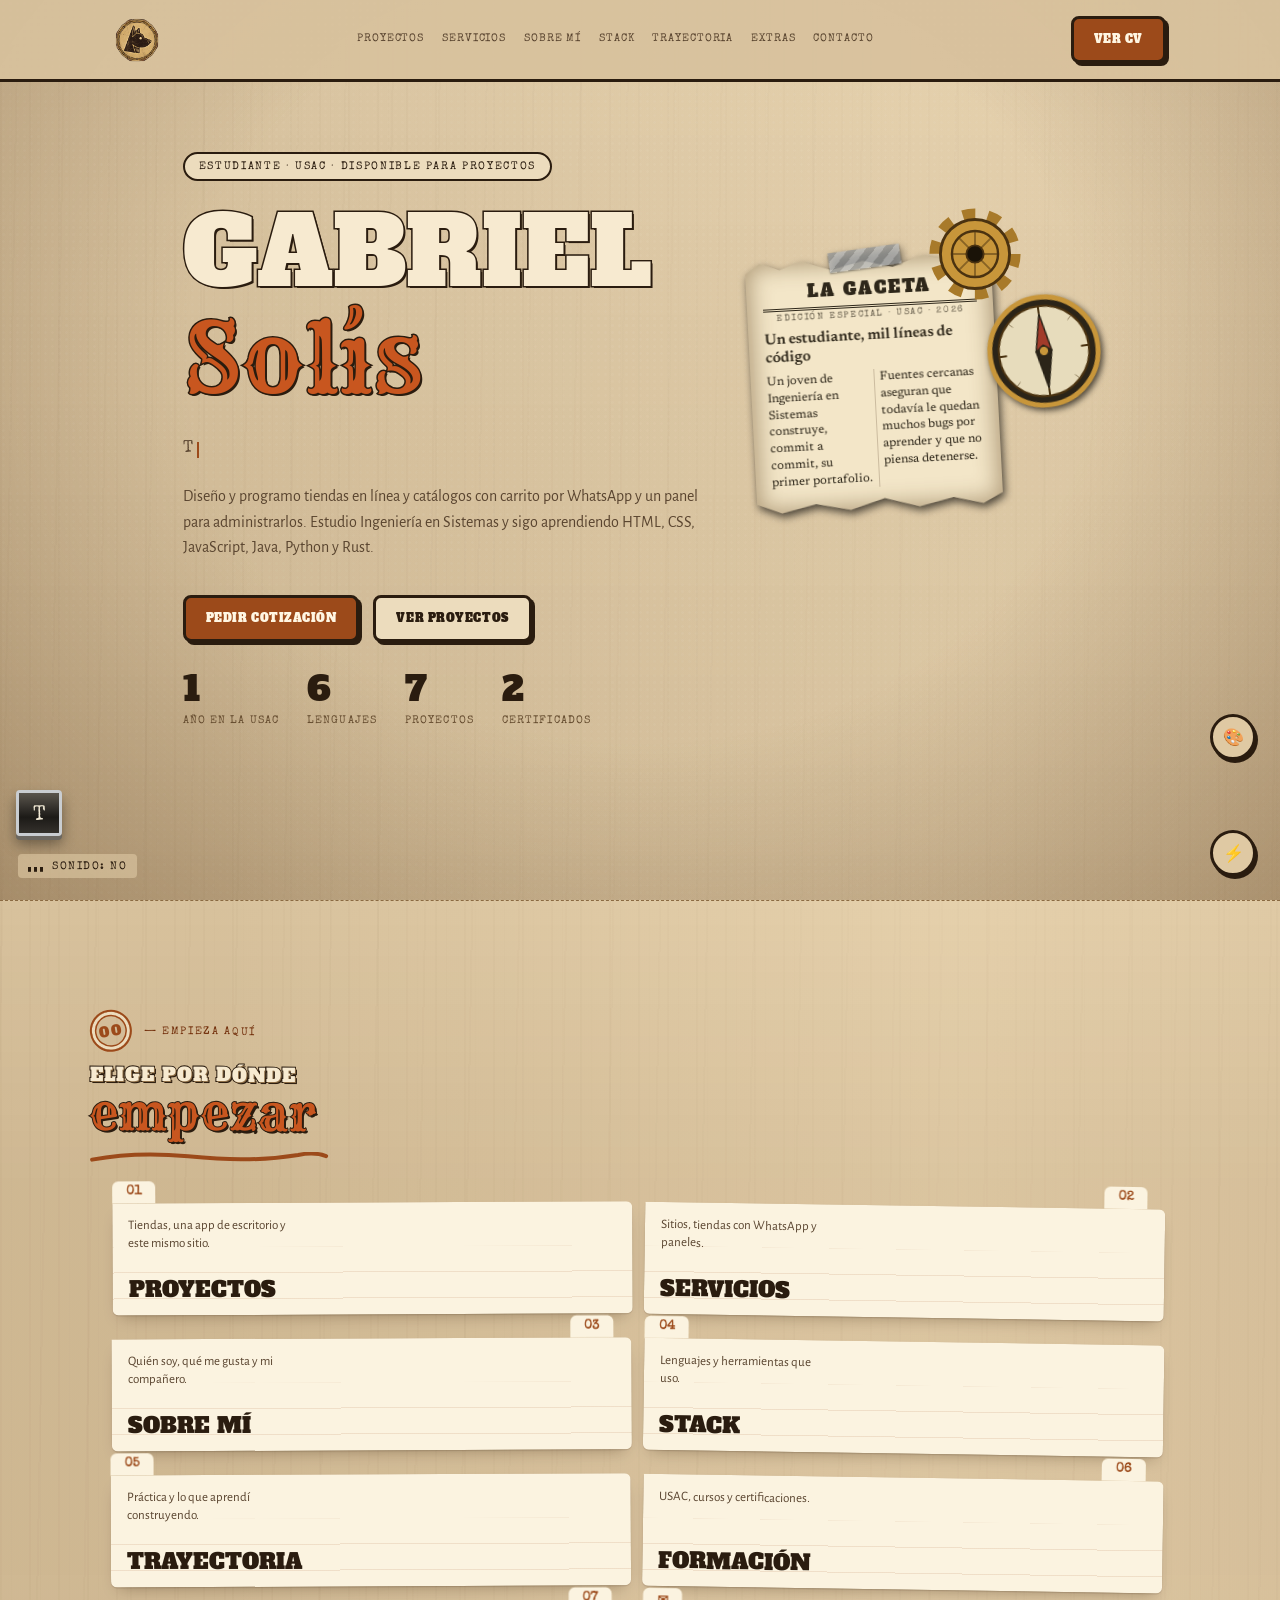
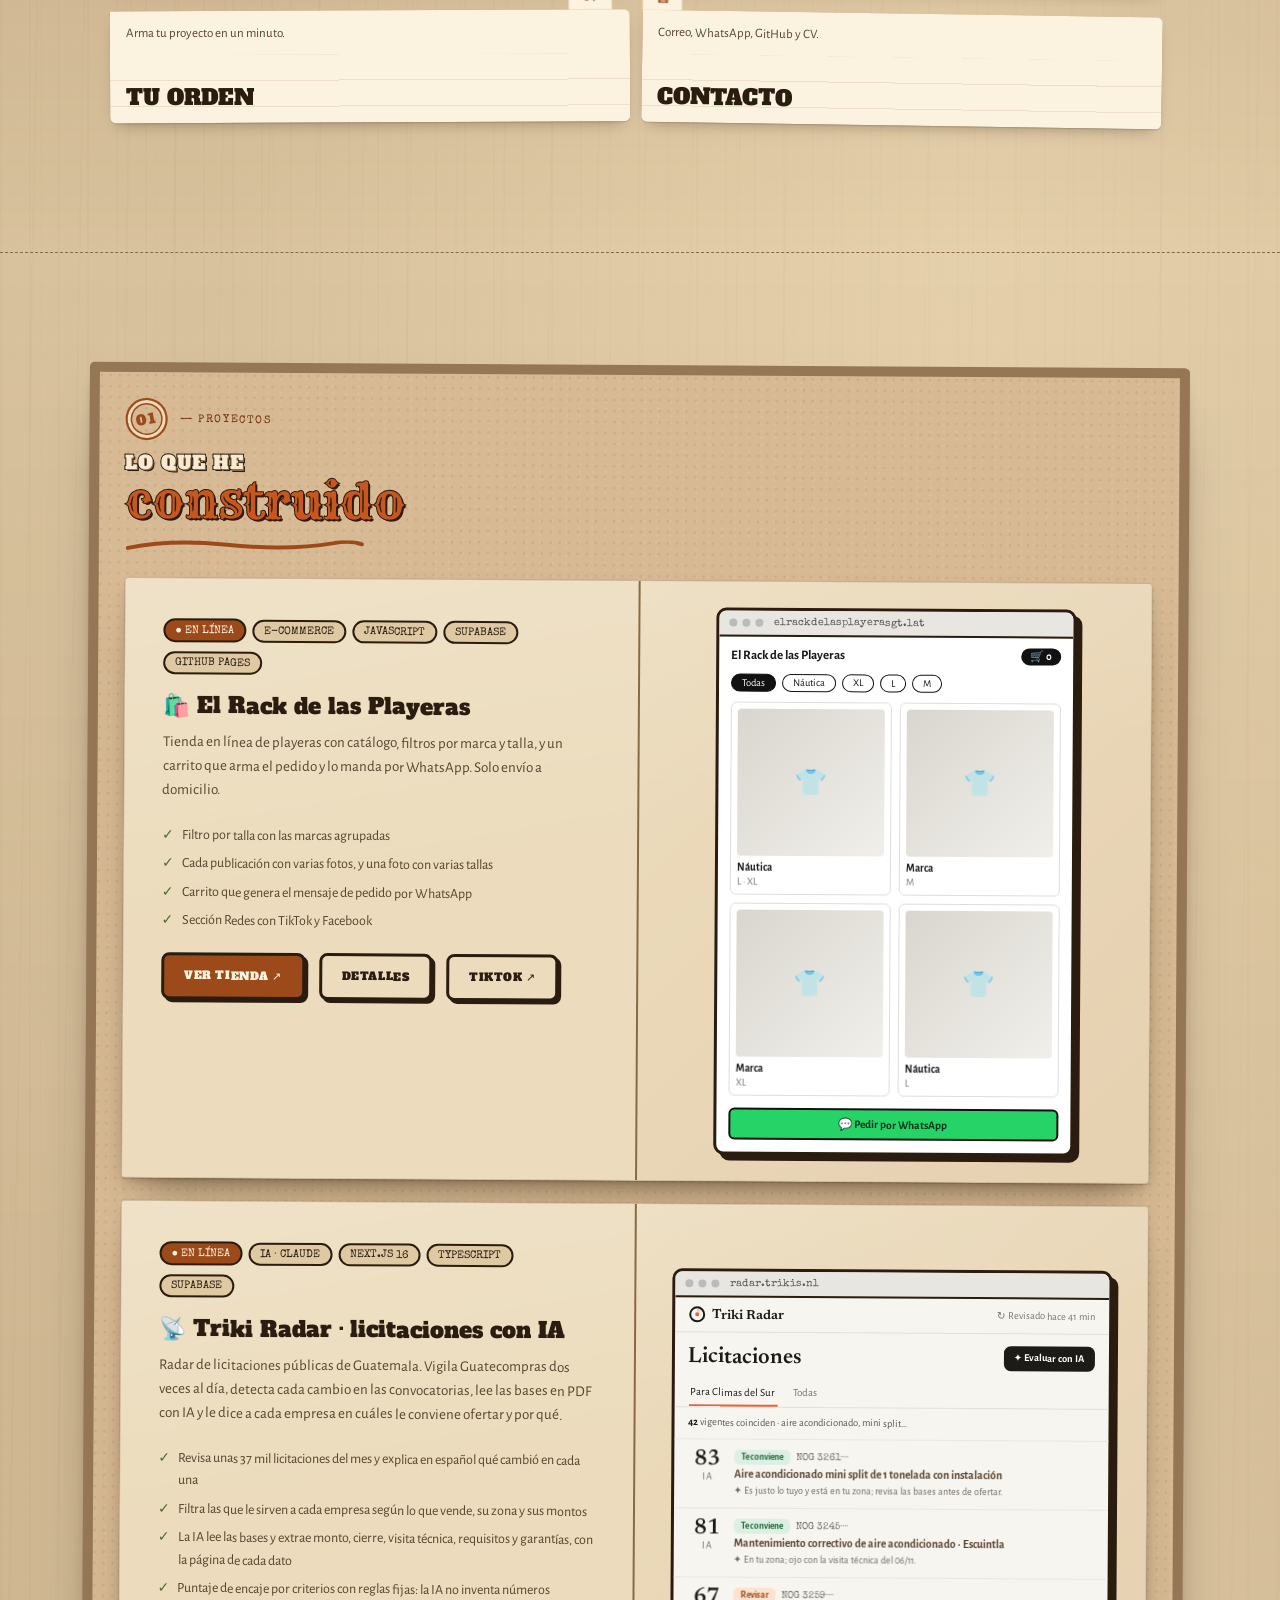
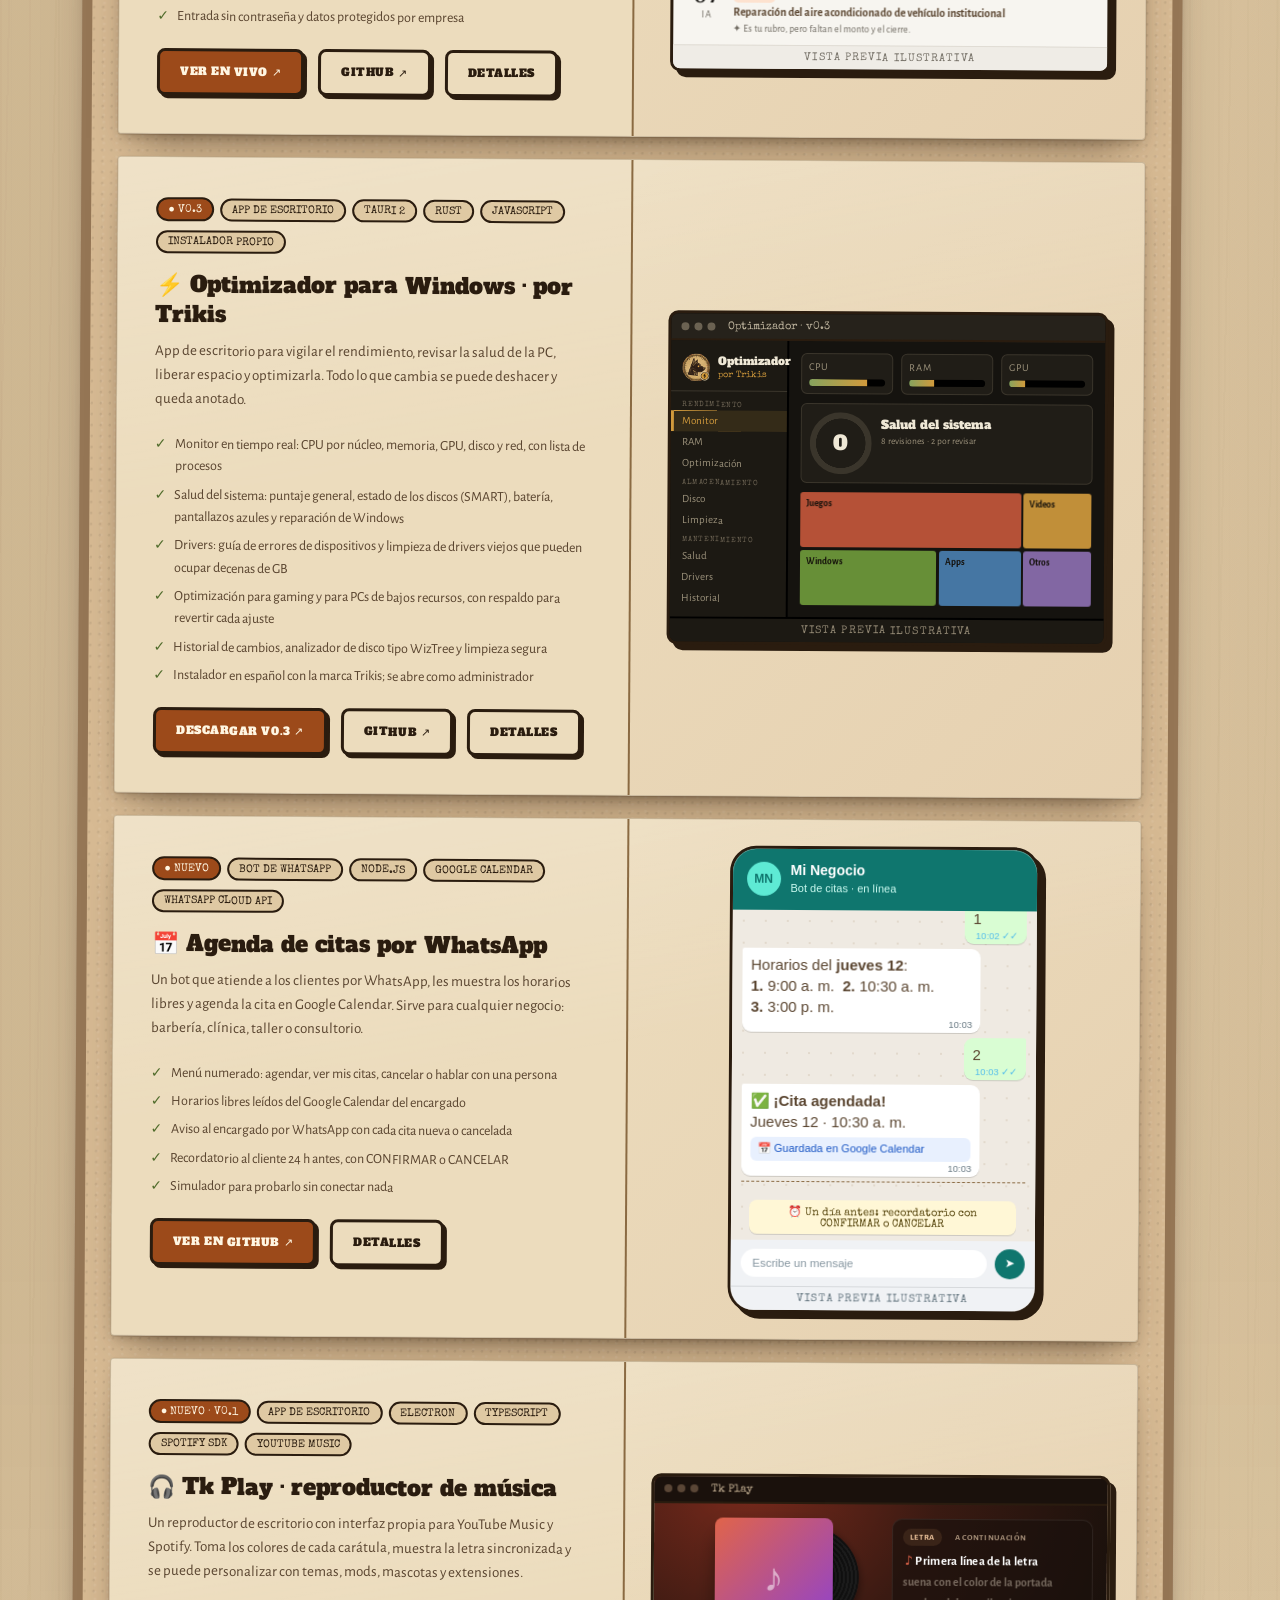
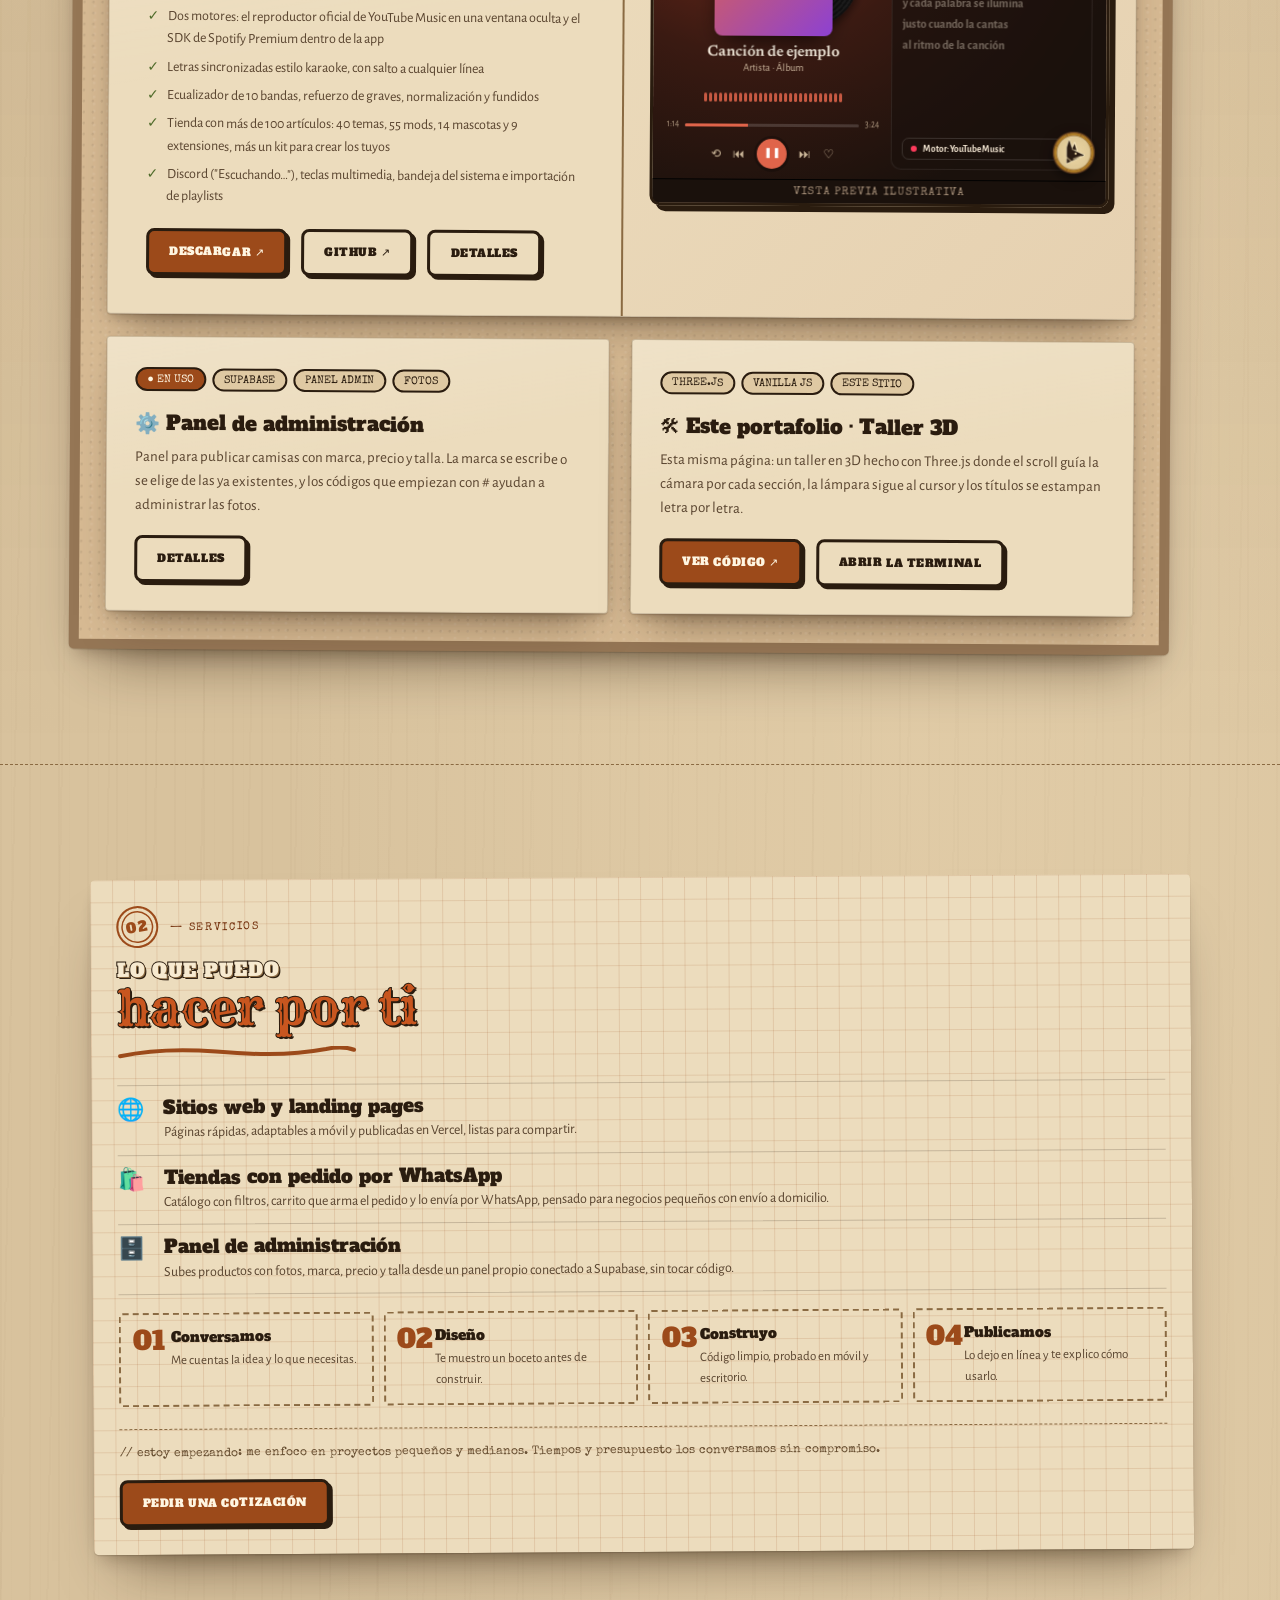
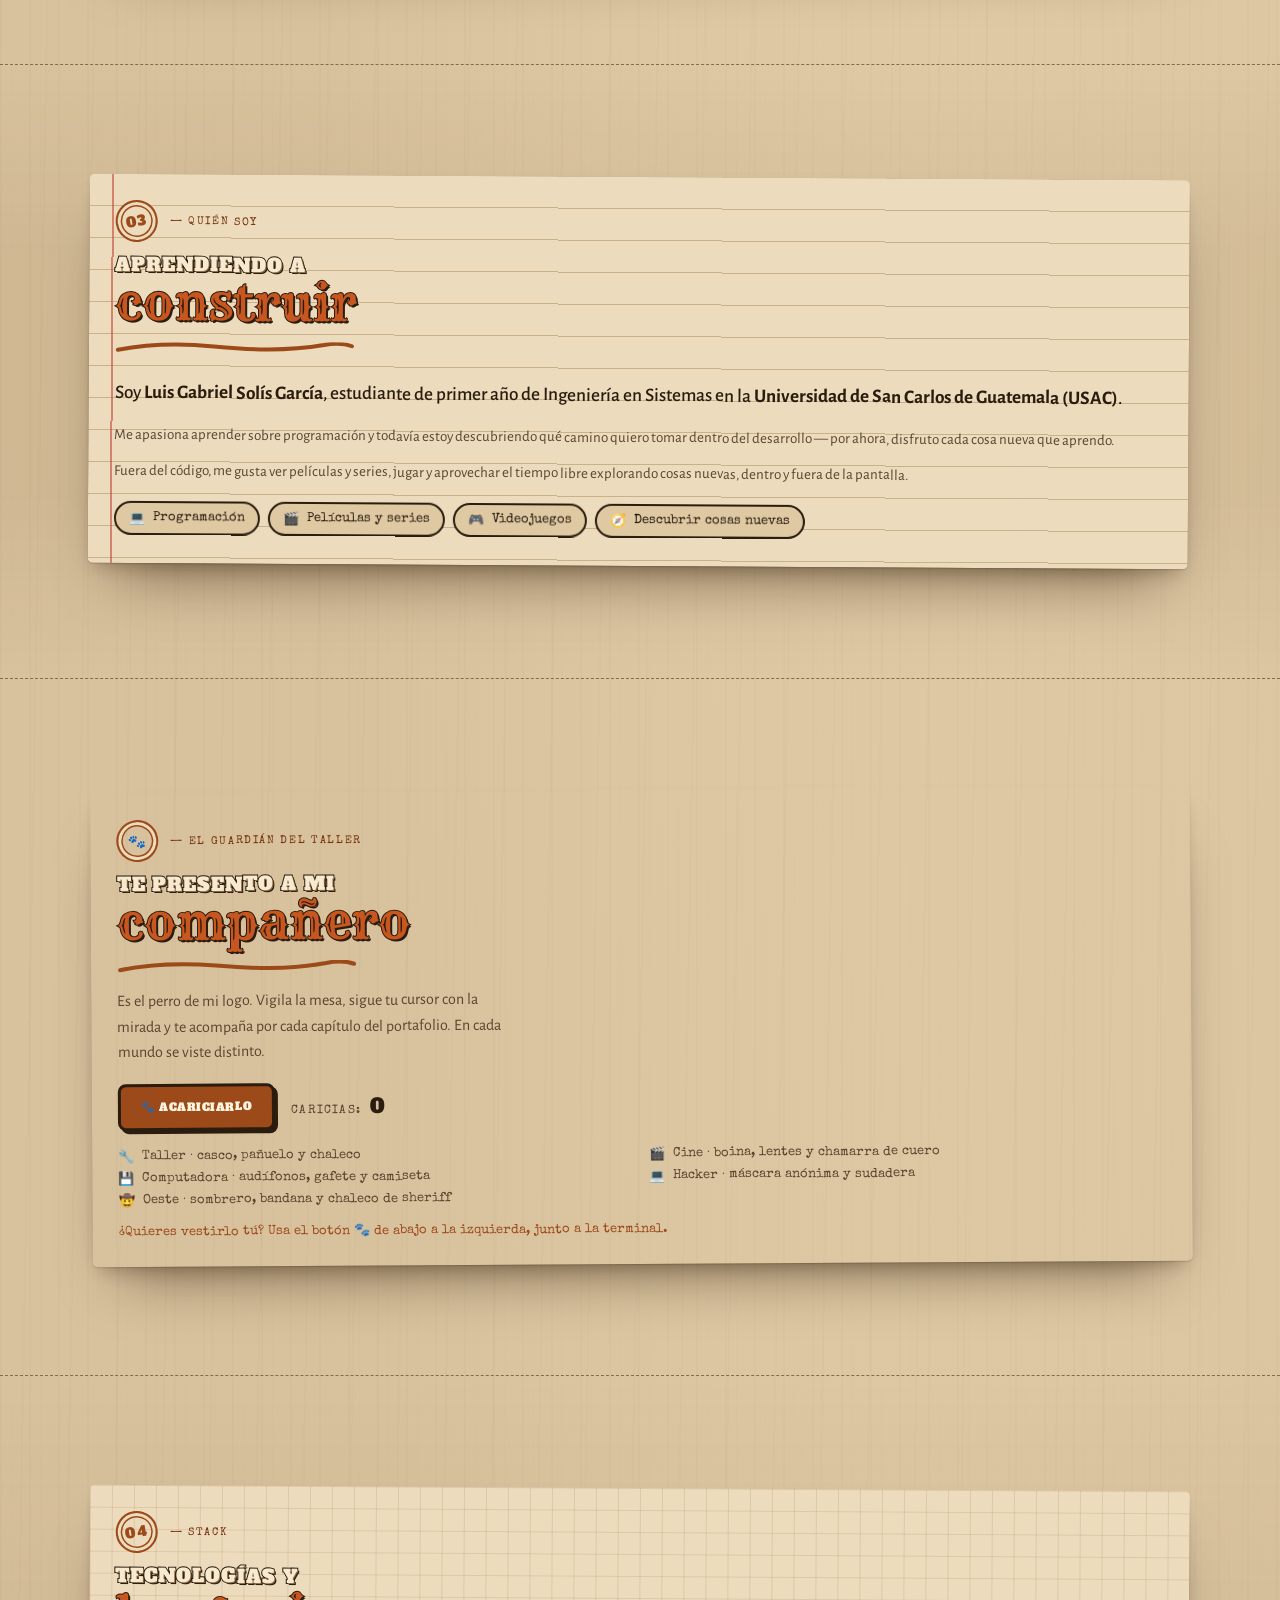
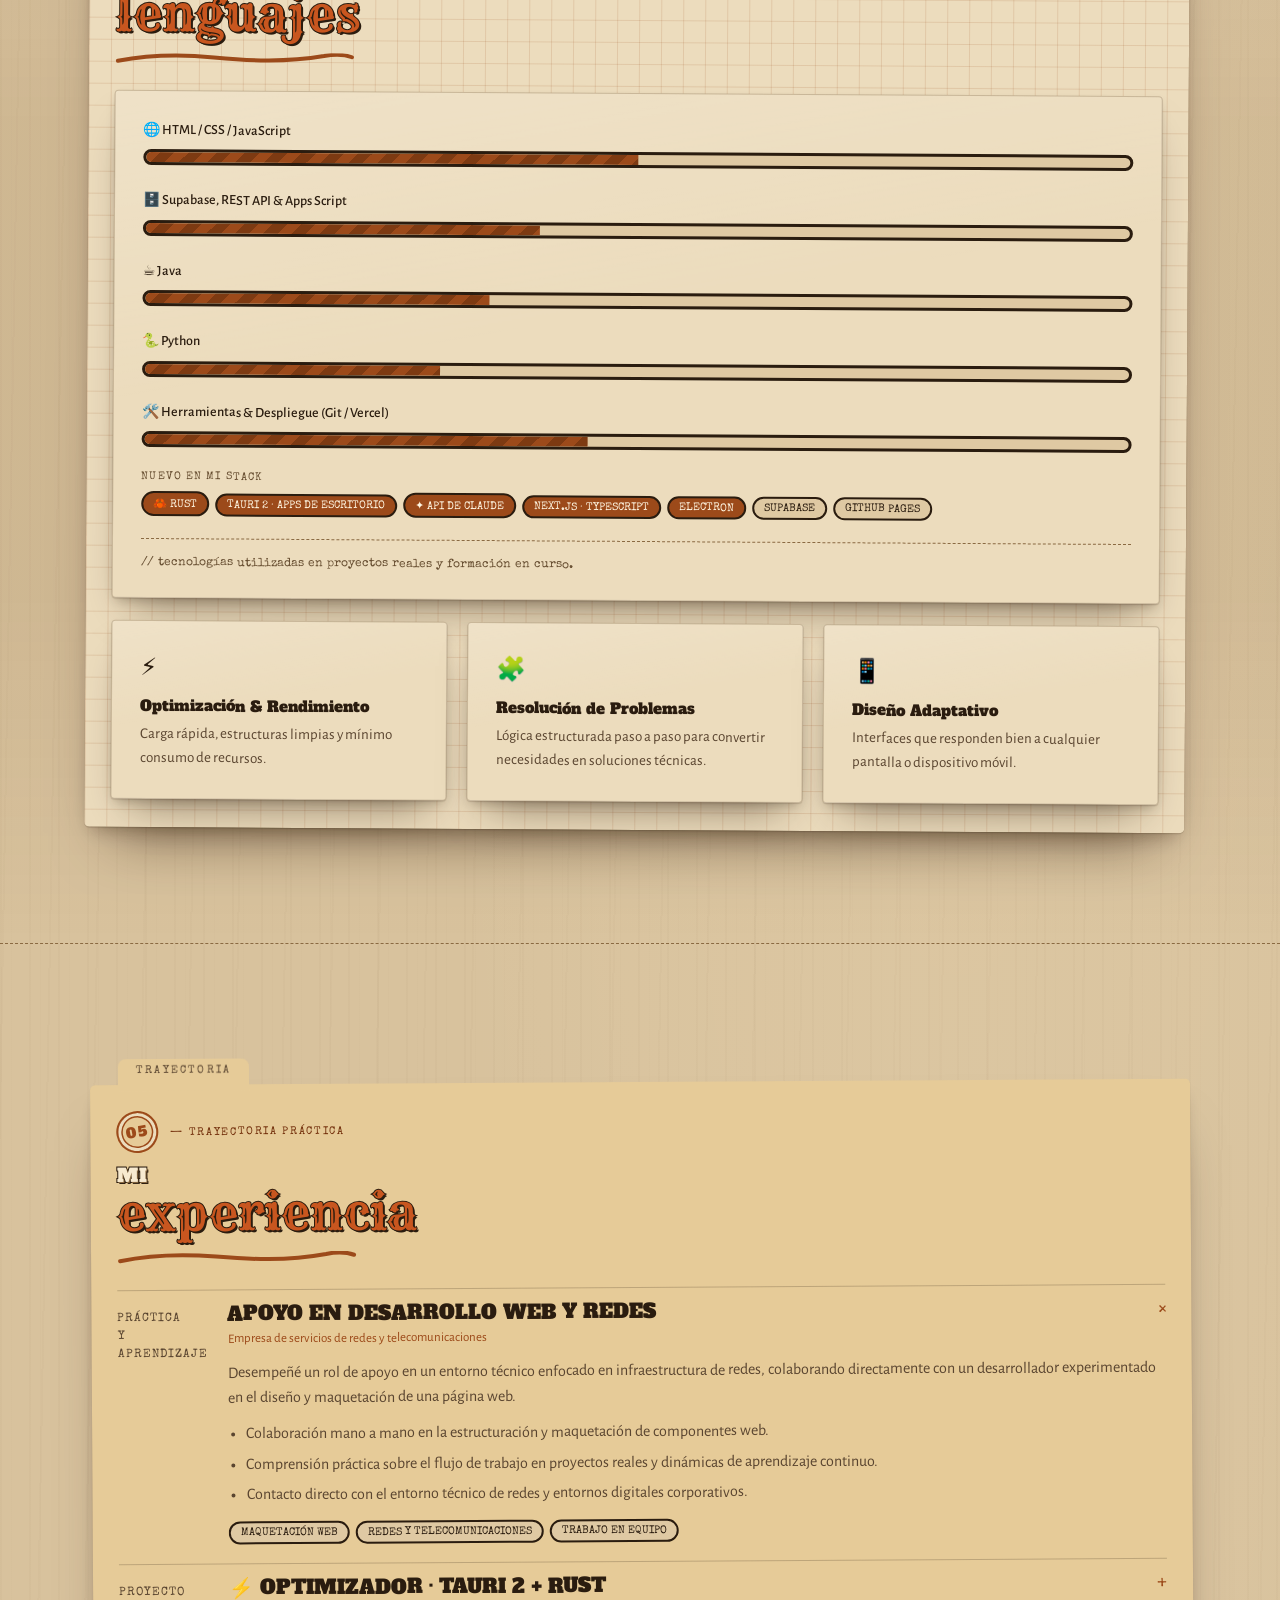
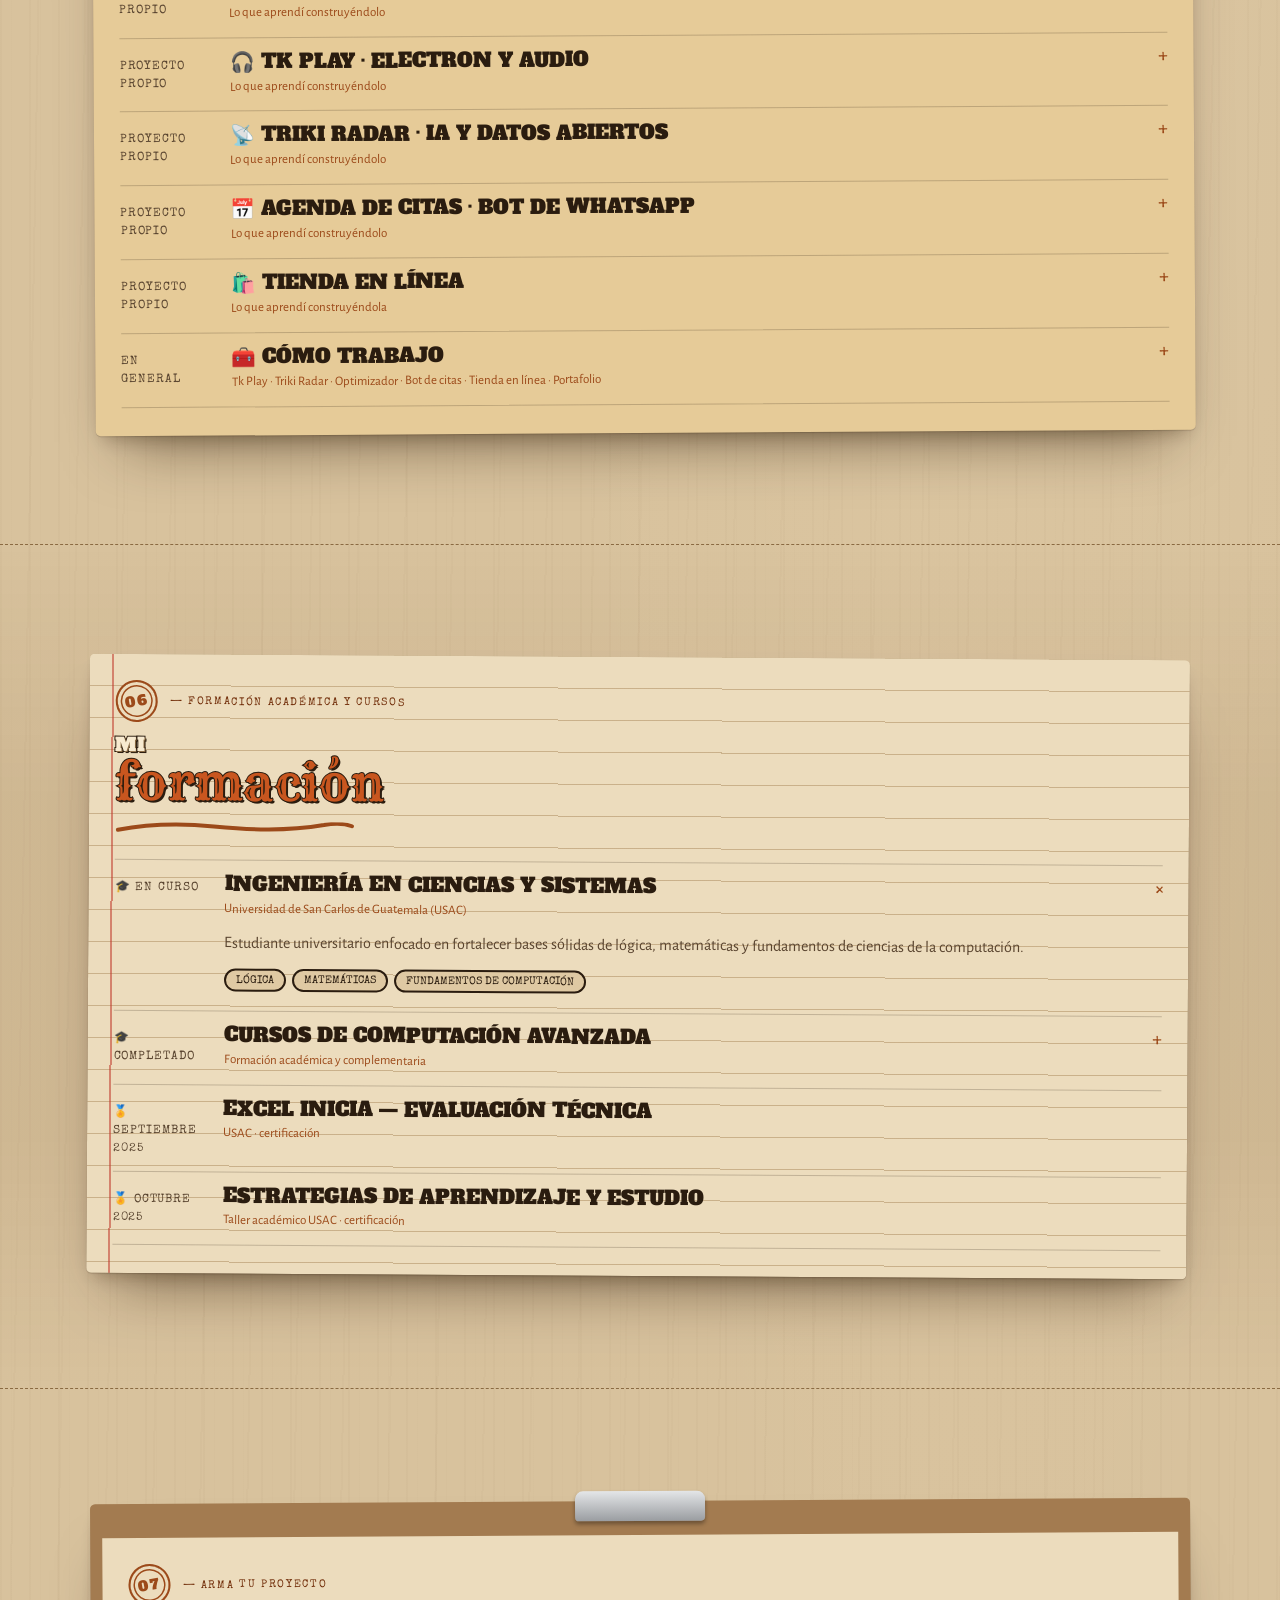
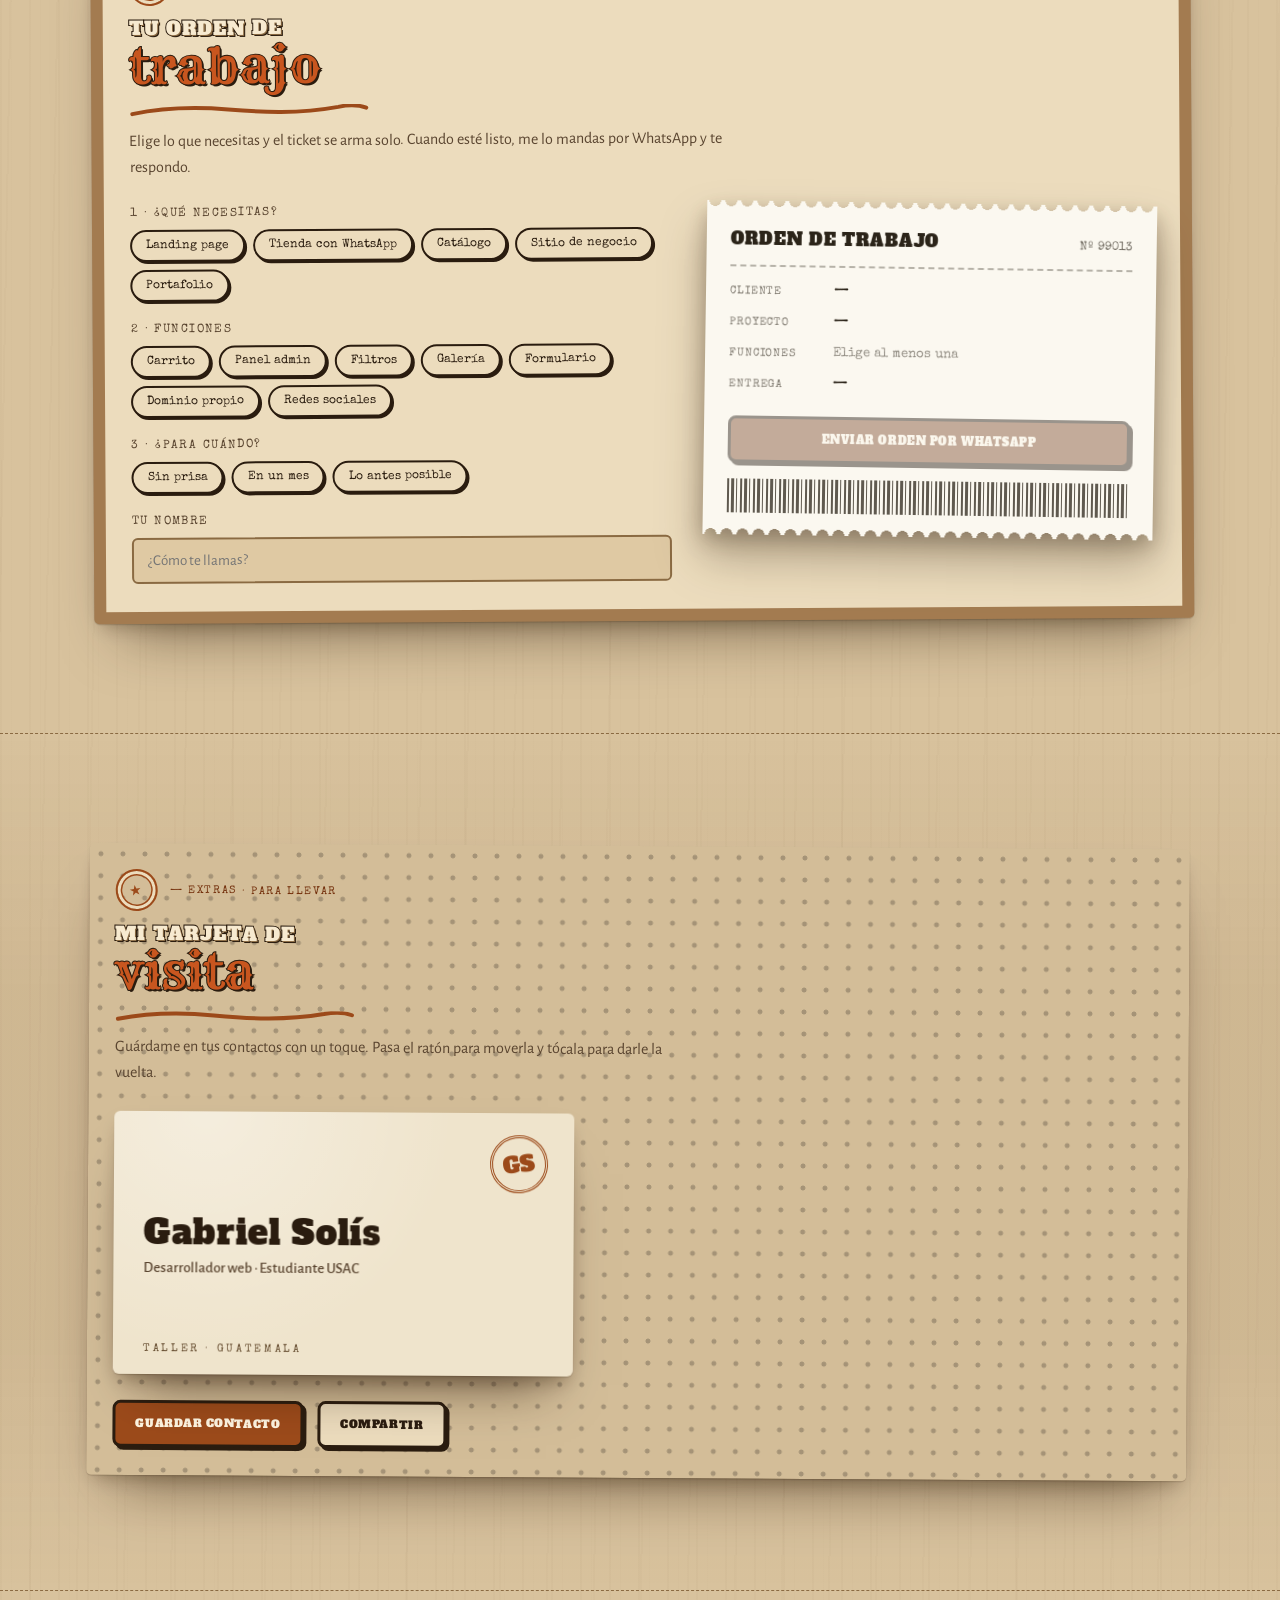
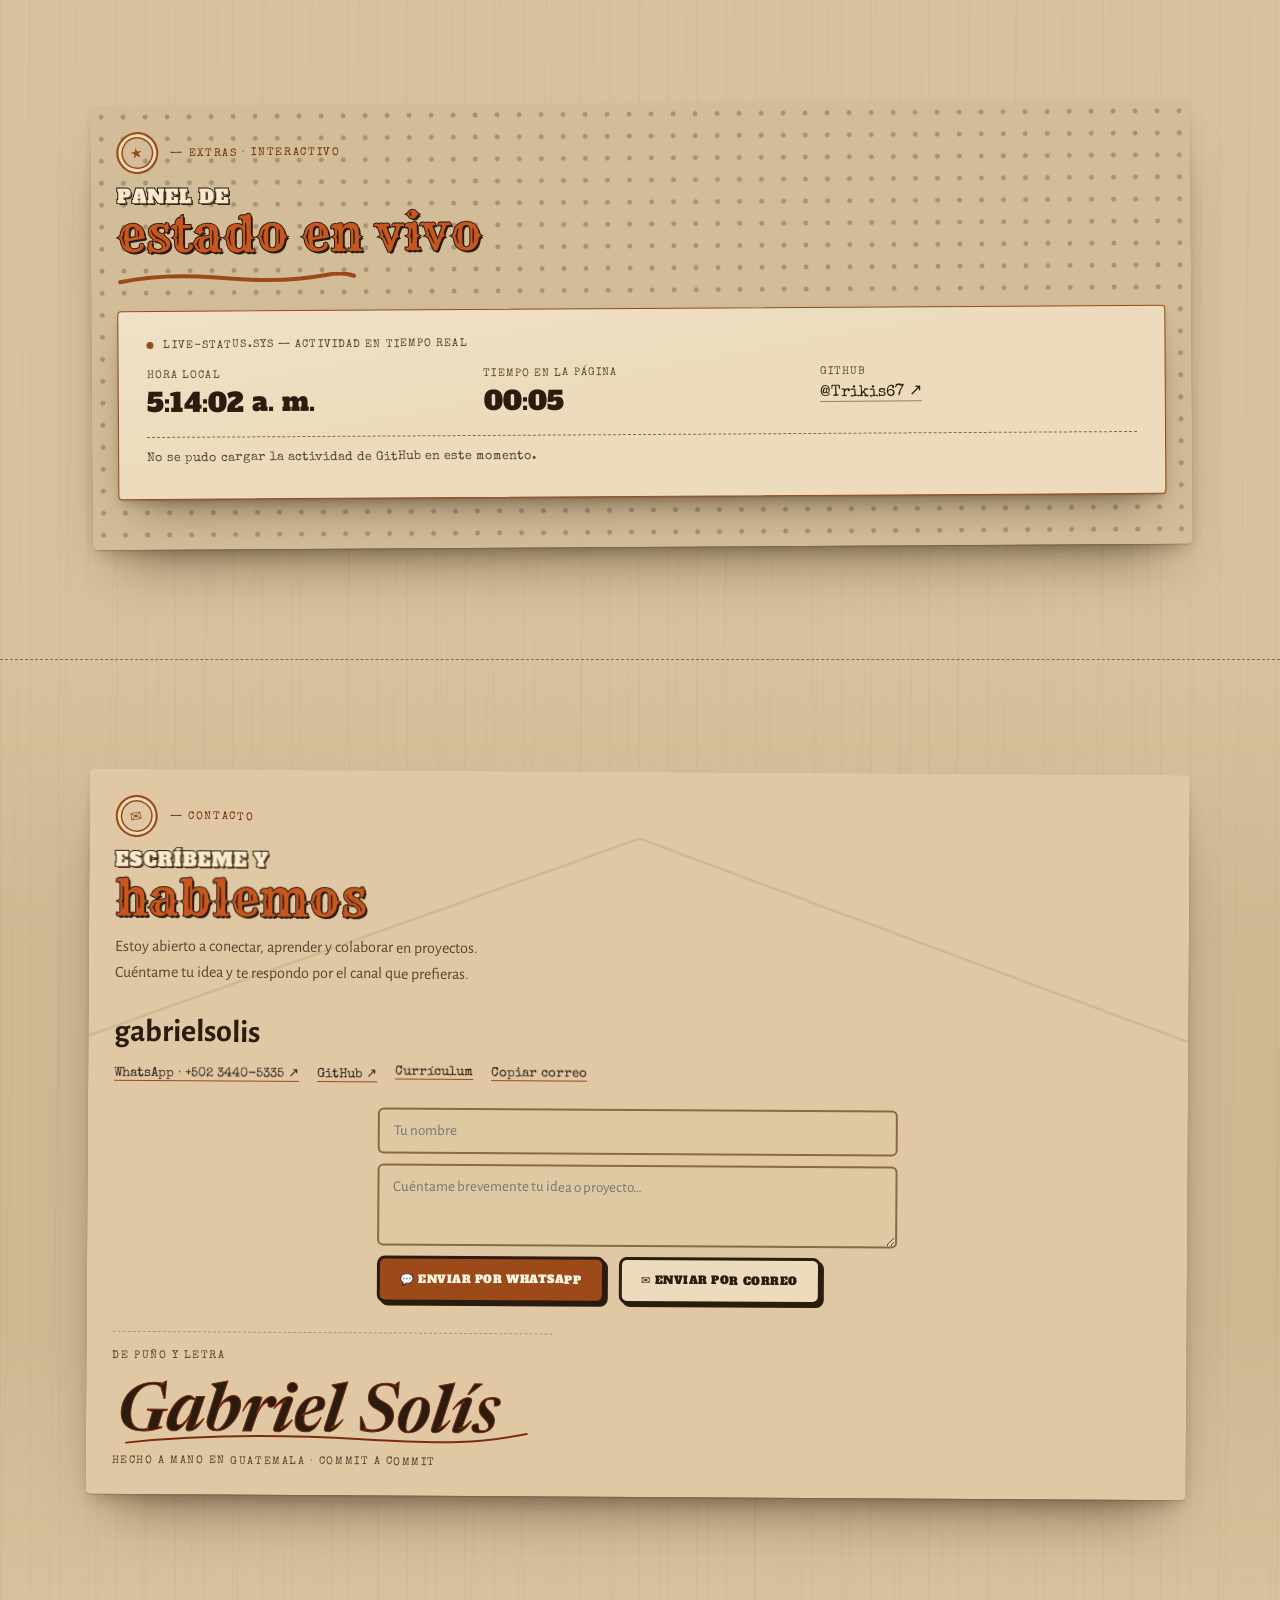
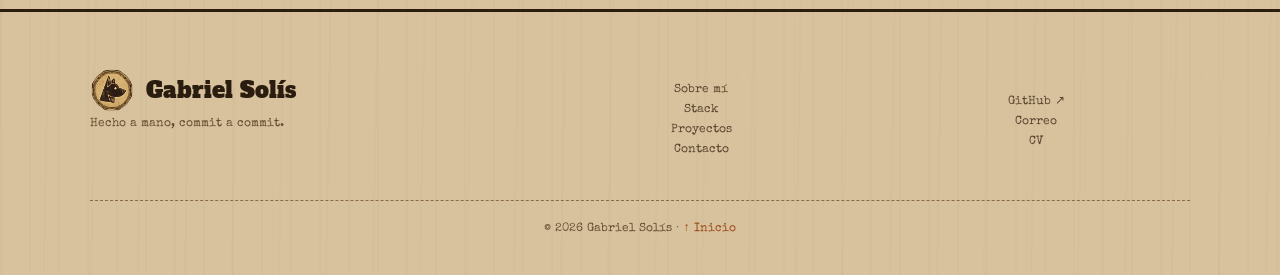
<file: index.html>
<!DOCTYPE html>
<html lang="es" class="bb">
<head>
<meta charset="UTF-8">
<script>
/* Limpieza: quita el service worker de aislamiento (coi-sw.js) si quedó instalado en este navegador. */
if('serviceWorker' in navigator)navigator.serviceWorker.getRegistrations().then(rs=>rs.forEach(r=>{
 const u=(r.active||r.waiting||r.installing||{}).scriptURL||'';if(u.endsWith('coi-sw.js'))r.unregister()})).catch(()=>{});
/* Detección de dispositivo: LITE solo en equipos realmente débiles (≤2 núcleos / ≤2 GB) · TOUCH = ajustes ligeros en táctiles */
(function(){const H=document.documentElement,q=new URLSearchParams(location.search),
 weak=(navigator.hardwareConcurrency||8)<=2||(navigator.deviceMemory||8)<=2,
 touch=matchMedia('(hover:none),(pointer:coarse)').matches;
 let low=weak;if(q.has('lite'))low=true;if(q.has('full'))low=false;   /* ?lite fuerza modo ligero · ?full fuerza modo completo */
 const simple=low&&innerWidth<820;
 window.SIMPLE=simple;window.LITE=low;window.TOUCH=touch;
 if(low)H.classList.add('lite');if(simple)H.classList.add('simple');if(touch)H.classList.add('touch');
 /* La intro (telón de teatro) se muestra una vez por sesión; ?intro la fuerza */
 let seen=false;try{seen=sessionStorage.getItem('gsIntro')==='1'}catch(e){}
 if(low||matchMedia('(prefers-reduced-motion:reduce)').matches||(seen&&!q.has('intro'))){H.classList.remove('bb');H.classList.add('noi')}})();
</script>
<meta name="theme-color" content="#d8c29d"><meta name="viewport" content="width=device-width,initial-scale=1">
<title>Gabriel Solis — Portafolio</title>
<link rel="icon" type="image/png" href="logo.png">
<link rel="canonical" href="https://trikis.nl/">
<meta name="description" content="Portafolio de Gabriel Solis, estudiante de Ingeniería en Sistemas en la USAC. Sitios web, tiendas con carrito por WhatsApp, panel de administrador con Supabase y apps de escritorio con Tauri y Rust.">
<meta property="og:type" content="website"><meta property="og:locale" content="es_GT"><meta property="og:title" content="Gabriel Solis — Portafolio">
<meta property="og:description" content="Portafolio de Gabriel Solis, estudiante de Ingeniería en Sistemas en la USAC.">
<meta property="og:image" content="https://trikis.nl/logo.png"><meta property="og:url" content="https://trikis.nl/">
<meta name="twitter:card" content="summary">
<script type="application/ld+json">{"@context":"https://schema.org","@type":"Person","name":"Luis Gabriel Solís García","alternateName":"Gabriel Solís","url":"https://trikis.nl/","email":"mailto:gabrielsolis8002@icloud.com","jobTitle":"Estudiante de Ingeniería en Ciencias y Sistemas","alumniOf":{"@type":"CollegeOrUniversity","name":"Universidad de San Carlos de Guatemala"},"sameAs":["https://github.com/Trikis67"]}</script>
<link rel="preconnect" href="https://fonts.googleapis.com"><link rel="preconnect" href="https://fonts.gstatic.com" crossorigin>
<link href="https://fonts.googleapis.com/css2?family=Alegreya+Sans:wght@400;500;700&family=Alfa+Slab+One&family=Rye&family=Sancreek&family=Special+Elite&family=Newsreader:ital,wght@0,400;0,600;1,400&display=swap" rel="stylesheet">
<script>/* three.js para el taller 3D (también en celulares); se omite solo en equipos muy débiles o con ?lite */
if(!window.LITE||/[?&]full/.test(location.search))document.write('<script src="https://cdnjs.cloudflare.com/ajax/libs/three.js/r128/three.min.js"><\/script>')</script>
<style>
/* ===== TEMA POR DEFECTO: "TALLER" — vintage industrial (cuero, latón y acero) ===== */
:root{--bg:#1a1916;--panel:#24221de8;--panel2:#2d2a24;--card:#2a2722;--border:#5b5244;--soft:#8c8068;--accent:#d19a3c;--ar:209 154 60;--text:#efe8d6;--muted:#bdb39d;--muted2:#8f8571;--ok:#86a35e;--dust:#cdb88a;--hdr:#1a1916ea;--grid:rgb(209 154 60 / .12);--np-bg:#d8cdb0;--np-ink:#2e271a;--tk-bg:#b8862f;--tk-ink:#1c1306;--vig:#000000b0;--tint1:#00000008;--tint2:#00000055;--ink:#0a0806;--btnp:#1b1307;--ttl:#f1e9d3;--ttl2:#e0a845;--ext:#7a5820;--d:'Alegreya Sans',system-ui,sans-serif;--s:'Newsreader',Georgia,serif;--m:'Special Elite','Courier New',monospace;--h:'Alfa Slab One','Arial Black',sans-serif;--sc:'Rye',Georgia,serif}
body.theme-kraft,
body.theme-oeste{--bg:#d8c29d;--panel:#e7d5b4ee;--panel2:#dfc9a3;--card:#ecdcbd;--border:#8a6a42;--soft:#a07c4c;--accent:#9c4a1a;--ar:156 74 26;--text:#2a1c0f;--muted:#5a4530;--muted2:#664d30;--ok:#4f6b2a;--dust:#6b4f2e;--hdr:#d8c29def;--grid:rgb(90 60 30 / .14);--np-bg:#f3e6c8;--np-ink:#2e271a;--tk-bg:#c07a2a;--tk-ink:#1c1306;--vig:#5a3a1a55;--tint1:#ffffff0a;--tint2:#3a220a14;--ink:#2a1c0f;--btnp:#fff6e2;--ttl:#f7ead0;--ttl2:#c8561f;--ext:#8a6a42}
body.theme-kraft .shade::before,
body.theme-oeste .shade::before{display:none}body.theme-kraft .shade::after,body.theme-oeste .shade::after{opacity:.2;mix-blend-mode:multiply}
body.theme-kraft .badge.g,body.theme-kraft .tg.w,
body.theme-oeste .badge.g,body.theme-oeste .tg.w{color:#fff6e2}
body.theme-kraft section:nth-of-type(even):not(#hero),
body.theme-oeste section:nth-of-type(even):not(#hero){background:linear-gradient(#0000,rgb(90 50 10 / .07) 30%,rgb(90 50 10 / .07) 70%,#0000)}
body.theme-kraft .card::after,
body.theme-oeste .card::after{display:none}
body.theme-kraft .bar i,
body.theme-oeste .bar i{background:repeating-linear-gradient(135deg,var(--accent) 0 10px,#7d3a12 10px 20px)}
body.theme-cine{--bg:#1a0b0d;--panel:#2a1114e8;--panel2:#3a171b;--card:#2f1316;--border:#7a3b2a;--soft:#b98a4a;--accent:#e6b450;--ar:230 180 80;--text:#f6e7cf;--muted:#d9bfa0;--muted2:#a98b70;--ok:#9fbf6a;--dust:#e6b450;--hdr:#1a0b0dee;--grid:rgb(230 180 80/.12);--np-bg:#f3e6c8;--np-ink:#2e271a;--tk-bg:#c9302c;--tk-ink:#fff2df;--vig:#000000a0;--tint1:#00000010;--tint2:#00000060;--ink:#050203;--btnp:#1a0b0d;--ttl:#f6e7cf;--ttl2:#e6b450;--ext:#7a1d22;--h:'Rye',Georgia,serif;--sc:'Rye',Georgia,serif}
body.theme-pc{--bg:#cfd6e2;--panel:#ece9d8ee;--panel2:#e3e8f0;--card:#ece9d8;--border:#7f9db9;--soft:#8a9bb5;--accent:#0a58ca;--ar:10 88 202;--text:#14171f;--muted:#3e4656;--muted2:#4c5566;--ok:#3c9a2e;--dust:#5a6478;--hdr:#cfd6e2ef;--grid:rgb(10 88 202/.12);--np-bg:#fffef7;--np-ink:#14171f;--tk-bg:#3c9a2e;--tk-ink:#fff;--vig:#20304a33;--tint1:#ffffff0a;--tint2:#00000012;--ink:#14171f;--btnp:#ffffff;--ttl:#f6f8fc;--ttl2:#0a58ca;--ext:#7f9db9;--d:Tahoma,Verdana,'Segoe UI',sans-serif;--m:'Courier New',Courier,monospace}
body.theme-hacker{--bg:#05090a;--panel:#0b1412e8;--panel2:#0f1c18;--card:#0c1714;--border:#1f4d3a;--soft:#2f8a5e;--accent:#39ff88;--ar:57 255 136;--text:#c8ffe0;--muted:#7fd4a6;--muted2:#4f9a74;--ok:#39ff88;--dust:#39ff88;--hdr:#05090aee;--grid:rgb(57 255 136/.1);--np-bg:#0f1c18;--np-ink:#7fd4a6;--tk-bg:#0f1c18;--tk-ink:#c8ffe0;--vig:#000000aa;--tint1:#00000020;--tint2:#00000080;--ink:#000;--btnp:#021008;--ttl:#c8ffe0;--ttl2:#39ff88;--ext:#0f5a34;--d:ui-monospace,Consolas,'Cascadia Mono','Courier New',monospace;--m:ui-monospace,Consolas,'Courier New',monospace}
body.theme-cyber{--bg:#030a16;--panel:#0a172ce6;--panel2:#132748;--border:#1a3b6e;--soft:#386dbd;--accent:#00f0ff;--ar:0 240 255;--text:#e0f7ff;--muted:#8bb3d6;--muted2:#527d9e;--ok:#8fa66a;--grid:#ffffff14;--card:#0d1d38;--np-bg:#132748;--np-ink:#8bb3d6;--tk-bg:#132748;--tk-ink:#e0f7ff;--vig:#00000066;--tint1:#08080838;--tint2:#08080880;--dust:#9fdcff;--hdr:#030a16e0;--ink:#000;--btnp:#001018;--ttl:#e0f7ff;--ttl2:#00f0ff;--ext:#005f66}
body.theme-retro{--bg:#12100e;--panel:#1e1b18e6;--panel2:#2e2a25;--border:#4a4237;--soft:#8c7d6b;--accent:#ffb000;--ar:255 176 0;--text:#fff3e0;--muted:#d1be9d;--muted2:#9e8e74;--ok:#8fa66a;--grid:#ffffff14;--card:#252018;--np-bg:#2e2a25;--np-ink:#d1be9d;--tk-bg:#2e2a25;--tk-ink:#fff3e0;--vig:#00000066;--tint1:#08080838;--tint2:#08080880;--dust:#ffd9a0;--hdr:#12100ee0;--ink:#000;--btnp:#1a1000;--ttl:#fff3e0;--ttl2:#ffb000;--ext:#8a5a00}
body.theme-love{--bg:#fdfbfb;--panel:#fffffff2;--panel2:#fff5f8;--border:#f3d0df;--soft:#e6a1be;--accent:#e91e63;--ar:233 30 99;--text:#201414;--muted:#6e4558;--muted2:#8c5d73;--ok:#8fa66a;--grid:#ffffff14;--card:#fffafc;--np-bg:#fff5f8;--np-ink:#6e4558;--tk-bg:#fff5f8;--tk-ink:#201414;--vig:#00000022;--tint1:#08080808;--tint2:#08080818;--dust:#e6a1be;--hdr:#fdfbfbe0;--ink:#5a2a3a;--btnp:#fff;--ttl:#fff0f5;--ttl2:#ffd0e0;--ext:#c06a8a}
body.theme-night{--bg:#0c1420;--panel:#132033e8;--panel2:#1a2a40;--card:#172640;--border:#3a5070;--soft:#7a92b0;--accent:#e0663a;--ar:224 102 58;--text:#e6edf5;--muted:#aebccd;--muted2:#7f90a6;--ok:#8fa66a;--dust:#9fb6d4;--hdr:#0c1420ea;--grid:#ffffff14;--np-bg:#cfd6dd;--np-ink:#1c2733;--tk-bg:#b4533a;--tk-ink:#fff;--vig:#000000b0;--tint1:#00000010;--tint2:#00000055;--ink:#04070b;--btnp:#fff;--ttl:#eef3f8;--ttl2:#f08a5a;--ext:#7a3520}
*{margin:0;padding:0;box-sizing:border-box}html{scroll-behavior:smooth;-webkit-text-size-adjust:100%}
body{background:var(--bg);color:var(--text);font:400 16px/1.6 var(--d);overflow-x:hidden;animation:fin 1s both;transition:background 1.2s,color .5s}
@keyframes fin{from{opacity:0}}
a{color:inherit;text-decoration:none}img{max-width:100%;display:block}
:focus-visible{outline:3px solid var(--accent);outline-offset:3px}
.skip{position:fixed;left:12px;top:-60px;z-index:30001;background:var(--accent);color:var(--btnp);padding:10px 16px;border-radius:6px;font:12px var(--m);transition:top .2s}.skip:focus{top:12px}
section{padding:96px 24px;position:relative}.wrap{max-width:1100px;margin:auto}
#bg{position:fixed;inset:0;width:100%;height:100%;z-index:-2}
.shade{position:fixed;inset:0;z-index:-1;pointer-events:none;overflow:hidden;background:radial-gradient(ellipse at 50% 40%,#0000 50%,var(--vig)),linear-gradient(var(--tint1),var(--tint2)),radial-gradient(circle,#ffffff0a 1px,#0000 1.6px) 0 0/7px 7px;transition:opacity 1.2s}
.shade::after{content:"";position:absolute;inset:-8%;opacity:.09;animation:grain .9s steps(1) infinite;background:url("data:image/svg+xml;utf8,<svg xmlns='http://www.w3.org/2000/svg' width='160' height='160'><filter id='n'><feTurbulence type='fractalNoise' baseFrequency='.85' numOctaves='2' stitchTiles='stitch'/><feColorMatrix type='saturate' values='0'/></filter><rect width='100%' height='100%' filter='url(%23n)'/></svg>")}
.shade::before{content:"";position:absolute;inset:0;opacity:.45;background:linear-gradient(90deg,#0000 0 18%,#ffffff22 18% 18.12%,#0000 18.12% 71%,#ffffff1a 71% 71.1%,#0000 71.1%);animation:scratch 1.3s steps(1) infinite}
@keyframes grain{0%{translate:0 0}20%{translate:-3% 2%}40%{translate:2% -3%}60%{translate:-2% -1%}80%{translate:3% 3%}}
@keyframes scratch{0%{translate:0 0;opacity:.45}25%{translate:9vw 0;opacity:.15}50%{translate:-6vw 0;opacity:.4}75%{translate:14vw 0;opacity:0}}
body.theme-love .shade::after,body.theme-love .shade::before,html.lite .shade::after,html.lite .shade::before{display:none}
body.theme-love .shade{background:#fdfbfbe6}body.theme-love #bg{opacity:.25}
body.theme-love section:not(#hero):not(#terminal):not(#love){display:none}body.theme-love #love{display:block}
header{position:fixed;top:0;left:0;right:0;z-index:50;background:var(--hdr);backdrop-filter:blur(10px);border-bottom:3px solid var(--ink)}
body.theme-love header{background:#fdfbfbe0}
nav{max-width:1100px;margin:auto;display:flex;align-items:center;justify-content:space-between;gap:16px;padding:16px 24px;position:relative}
.brand{font:400 19px var(--h);display:flex;align-items:center;gap:10px;letter-spacing:.01em}.brand i{width:8px;height:8px;border-radius:50%;background:var(--accent);box-shadow:0 0 0 2px var(--ink)}
.links{display:flex;gap:18px;font:11px var(--m);text-transform:uppercase;letter-spacing:.08em;color:var(--muted)}
.links a{padding-bottom:2px;border-bottom:1px solid transparent;transition:.2s;white-space:nowrap}.links a:hover{color:var(--text)}.links a.on{color:var(--accent);border-color:var(--accent)}
.menu{display:none;background:none;border:0;color:var(--text);font-size:22px}
.btn{font:400 11px var(--h);letter-spacing:.05em;text-transform:uppercase;padding:13px 20px;border-radius:8px;border:3px solid var(--ink);color:var(--text);background:var(--card);display:inline-flex;align-items:center;gap:8px;cursor:pointer;box-shadow:3px 3px 0 var(--ink);transition:translate .18s cubic-bezier(.3,1.9,.5,1),box-shadow .18s,background .2s,color .2s}
.btn:hover{color:var(--accent);translate:0 -3px;box-shadow:3px 6px 0 var(--ink)}.btn.p{background:var(--accent);color:var(--btnp)}.btn.p:hover{color:var(--btnp);filter:brightness(1.08)}
.btn:active{transform:none!important;translate:0 3px;box-shadow:1px 1px 0 var(--ink)}.row{display:flex;gap:14px;flex-wrap:wrap}
.hero{min-height:100vh;min-height:100svh;display:flex;align-items:center;padding-top:96px}
.hg{display:grid;grid-template-columns:1.2fr .8fr;gap:48px;align-items:center}
.badge{font:11px var(--m);color:var(--text);letter-spacing:.15em;text-transform:uppercase;border:2px solid var(--ink);background:var(--card);padding:7px 14px;border-radius:99px;display:inline-block;margin:0 10px 26px 0}.badge.g{background:var(--ok);color:#10160a}
h1,.h2{font-family:var(--h);font-weight:400;color:var(--ttl);-webkit-text-stroke:2px var(--ink);paint-order:stroke fill;text-transform:uppercase}
.x3d{text-shadow:1px 1px 0 var(--ext),2px 2px 0 var(--ext),3px 3px 0 var(--ext),4px 4px 0 var(--ink),5px 5px 0 var(--ink)}
h1{font-size:clamp(40px,7.4vw,96px);line-height:.98;letter-spacing:0;-webkit-text-stroke:3px var(--ink);margin-bottom:22px}
h1 em,.h2 em{font:400 1em var(--sc);font-style:normal;text-transform:none;letter-spacing:0;color:var(--ttl2);text-shadow:1px 1px 0 var(--ink),2px 2px 0 var(--ink),3px 3px 0 var(--ink),4px 4px 0 var(--ink)}
.role{font:17px var(--m);color:var(--muted);min-height:26px;margin-bottom:18px}.cur{display:inline-block;width:2px;height:16px;background:var(--accent);margin-left:4px;vertical-align:middle;animation:bl .8s infinite}@keyframes bl{50%{opacity:0}}
.lv{display:none}body.theme-love .lv{display:inline}body.theme-love .ty{display:none}
.tag-line{color:var(--muted);max-width:520px;margin-bottom:34px}
.eyebrow{font:11px var(--m);color:var(--accent);text-transform:uppercase;letter-spacing:.15em;margin-bottom:12px}.eyebrow i{font-style:normal;color:var(--muted2);margin-right:8px}
.h2{font-size:clamp(24px,3.4vw,38px);letter-spacing:.01em;line-height:1.12;margin-bottom:44px}
.reveal{opacity:0;transform:perspective(1100px) translateY(40px) rotateX(14deg) translateZ(-60px);transform-origin:50% 0;transition:opacity .8s,transform .8s cubic-bezier(.16,1,.3,1)}.reveal.show{opacity:1;transform:none}
.card{background:var(--card);border:2px solid var(--border);border-radius:6px;padding:28px;margin-bottom:22px;transform-style:preserve-3d;box-shadow:5px 5px 0 var(--ink);position:relative;transition:transform .25s ease-out,translate .2s cubic-bezier(.3,1.9,.5,1),box-shadow .2s,border-color .3s}
.card:hover{border-color:var(--accent);translate:-2px -2px;box-shadow:8px 8px 0 var(--ink)}.card>*{transform:translateZ(28px)}
.card::before{content:"";position:absolute;inset:0;border-radius:inherit;pointer-events:none;opacity:0;transition:opacity .3s;background:radial-gradient(240px circle at var(--mx,50%) var(--my,50%),rgb(var(--ar) / 0.10),transparent 60%)}.card:hover::before{opacity:1}
.card::after{content:"";position:absolute;inset:0;border-radius:inherit;pointer-events:none;background:linear-gradient(115deg,transparent 40%,#ffffff12 50%,transparent 60%);background-size:250% 100%;background-position:150% 0;transition:background-position .9s}.card:hover::after{background-position:-50% 0}
.ah{display:grid;grid-template-columns:1.2fr 1fr;gap:40px}.ah p{color:var(--muted);margin-bottom:14px}.ah strong{color:var(--text)}
.ql{list-style:none;display:flex;flex-direction:column;gap:14px}.ql li{display:flex;gap:12px;align-items:center}.ql span{width:32px;height:32px;display:grid;place-items:center;border:2px solid var(--ink);border-radius:4px;background:var(--panel2)}
.ih{display:flex;justify-content:space-between;gap:10px;flex-wrap:wrap;margin-bottom:12px}.it{font:400 17px var(--h);letter-spacing:.01em}.is{color:var(--accent);font:500 13px var(--m)}
.pill{font:11px var(--m);color:var(--text);border:2px solid var(--ink);background:var(--panel2);padding:5px 11px;border-radius:99px;height:fit-content}
.card p{color:var(--muted);font-size:15px}.card ul{list-style:none;margin-top:12px;color:var(--muted);font-size:14px}.card li{margin-bottom:6px}.card ul li::before{content:"— ";color:var(--muted2)}
.bar{margin-bottom:24px}.bar b{font-weight:500;font-size:14px;display:block;margin-bottom:8px}.bar div{height:16px;border:3px solid var(--ink);border-radius:99px;background:var(--panel2);overflow:hidden}.bar i{display:block;height:100%;width:0;background:repeating-linear-gradient(135deg,var(--accent) 0 10px,#a8761f 10px 20px);transition:width 1.4s cubic-bezier(.16,1,.3,1)}
.note{font:12px var(--m);color:var(--muted2);border-top:1px dashed var(--border);padding-top:18px}
.grid{display:grid;grid-template-columns:repeat(auto-fit,minmax(240px,1fr));gap:20px;margin-top:22px}.grid .card{margin:0}.grid h3{font:400 15px var(--h);margin:8px 0 6px}
.steps{display:grid;grid-template-columns:repeat(auto-fit,minmax(200px,1fr));gap:14px;margin-top:26px;counter-reset:st}
.steps div{border:2px dashed var(--border);border-radius:4px;padding:16px 16px 16px 58px;position:relative;color:var(--muted);font-size:14px}
.steps div::before{counter-increment:st;content:counter(st,decimal-leading-zero);position:absolute;left:12px;top:8px;font:400 26px var(--h);color:var(--accent)}
.steps b{display:block;color:var(--text);font:400 14px var(--h);margin-bottom:4px}
.pc{display:grid;grid-template-columns:1fr 1fr;gap:0;padding:0}.pc>div{padding:38px}.pc .vis{display:grid;place-items:center;border-left:2px solid var(--border)}
.tg{font:10px var(--m);color:var(--text);text-transform:uppercase;border:2px solid var(--ink);background:var(--panel2);padding:4px 10px;border-radius:99px;display:inline-block;margin:0 6px 6px 0}.tg.w{background:var(--accent);color:var(--btnp)}
.pc h3{font:400 22px var(--h);margin:10px 0}.pc p{margin-bottom:22px}
.mock{width:100%;aspect-ratio:4/3;background:var(--bg);border:2px solid var(--ink);border-radius:3px;display:grid;grid-template-columns:1fr 1fr;gap:8px;padding:28px 12px 12px;position:relative}.mock::before{content:"● ● ●";position:absolute;top:6px;left:10px;font-size:7px;color:var(--border)}.mock span{background:var(--panel2);border:1px dashed var(--border);border-radius:2px}
.cg{display:grid;grid-template-columns:repeat(auto-fit,minmax(280px,1fr));gap:20px}.cg .card{margin:0;display:flex;gap:16px;align-items:center;background:var(--tk-bg);border:2px dashed var(--tk-ink);border-radius:2px}
.cg h3{font:400 14px var(--h);color:var(--tk-ink)}.cg small{display:block;color:var(--tk-ink);opacity:.8;font-size:12px}.cg code{font:11px var(--m);color:var(--tk-ink);opacity:.8}
.cg .card::before,.cg .card::after{display:none}
.live{font:11px var(--m);color:var(--muted);text-transform:uppercase;letter-spacing:.1em;display:flex;gap:10px;align-items:center;margin-bottom:16px}.live i{width:7px;height:7px;border-radius:50%;background:var(--accent);animation:bl 1.6s infinite}
.met{display:grid;grid-template-columns:repeat(3,1fr);gap:20px;font-family:var(--m)}.met small{display:block;font-size:10px;color:var(--muted2);text-transform:uppercase;letter-spacing:.1em}.met b{font:400 26px var(--h);display:block}
.feed{border-top:1px dashed var(--border);margin-top:16px;padding-top:14px;font:12.5px var(--m);color:var(--muted);max-height:150px;overflow:auto}.feed p{margin-bottom:6px!important;font:inherit!important}.feed b{color:var(--accent);font-weight:400}
.ct{text-align:center;padding:48px 28px}.ct h2{font:400 clamp(26px,4vw,38px) var(--h);text-transform:uppercase;margin-bottom:12px}.ct p{margin-bottom:28px}.ct .row{justify-content:center}
.cf{max-width:540px;margin:0 auto 22px;text-align:left}
.cf input,.cf textarea{display:block;width:100%;background:var(--panel2);color:var(--text);border:2px solid var(--border);border-radius:6px;padding:12px 14px;font:15px var(--d);margin-bottom:10px;resize:vertical}
.cf input:focus,.cf textarea:focus{border-color:var(--accent);outline:0}
footer{padding:44px 24px 80px;text-align:center;color:var(--muted2);font:12px var(--m);border-top:3px solid var(--ink)}footer a{color:var(--accent)}
.fl{position:fixed;right:24px;bottom:24px;z-index:60;display:flex;flex-direction:column;gap:12px}.fb{width:46px;height:46px;border-radius:50%;background:var(--panel2);border:3px solid var(--ink);box-shadow:2px 3px 0 var(--ink);color:var(--text);font-size:17px;cursor:pointer;transition:translate .18s cubic-bezier(.3,1.9,.5,1)}.fb:hover{color:var(--accent);translate:0 -3px;box-shadow:2px 5px 0 var(--ink)}
#top{opacity:0;pointer-events:none}#top.v{opacity:1;pointer-events:auto}
.pop{position:fixed;right:24px;bottom:82px;width:300px;background:var(--panel2);border:3px solid var(--ink);box-shadow:6px 6px 0 var(--ink);border-radius:8px;padding:18px;z-index:70;opacity:0;visibility:hidden;transform:perspective(800px) rotateX(-35deg) translateY(20px);transform-origin:50% 100%;transition:.3s}.pop.on{opacity:1;visibility:visible;transform:none}
.mo{position:fixed;inset:0;background:#000000cc;backdrop-filter:blur(8px);display:grid;place-items:center;z-index:100;opacity:0;pointer-events:none;transition:.3s}.mo.open{opacity:1;pointer-events:auto}
.mc{background:var(--panel2);border:3px solid var(--ink);box-shadow:6px 6px 0 var(--ink);border-radius:8px;max-width:600px;width:90%;padding:30px;position:relative;color:var(--text);transform:perspective(1200px) rotateX(-40deg) rotateY(12deg) translateZ(-300px);opacity:0;transition:transform .7s cubic-bezier(.16,1,.3,1),opacity .4s}.mo.open .mc{transform:none;opacity:1}
.mc h3{font:400 22px var(--h);margin-bottom:10px}.mc p{color:var(--muted);margin-bottom:18px;font-size:14px}.x{position:absolute;top:12px;right:18px;background:none;border:0;color:var(--muted);font-size:26px;cursor:pointer}
#love{display:none;padding-top:130px}.lb{text-align:center;border:1px solid #f3d0df;border-radius:24px;padding:44px;background:linear-gradient(135deg,#fff0f5,#ffe6ed);margin-bottom:30px}.lb h2{font:italic 400 42px var(--s);color:var(--accent)}
.lg{display:grid;grid-template-columns:repeat(auto-fit,minmax(260px,1fr));gap:24px}.lg .card{text-align:center;color:var(--text)}.lg h3{color:var(--accent);margin:10px 0}.lg p{color:var(--text)}
.hp{position:fixed;bottom:-20px;font-size:20px;pointer-events:none;z-index:999;animation:up 4s linear forwards}@keyframes up{to{transform:translateY(-105vh) scale(1.3);opacity:0}}
#lo{position:fixed;inset:0;z-index:10000;background:radial-gradient(#ff758c,#e91e63);display:flex;flex-direction:column;align-items:center;justify-content:center;opacity:0;pointer-events:none;transition:opacity .8s;font:italic 48px var(--s);color:#fff}#lo.on{opacity:1}
.cd,.cr{position:fixed;top:0;left:0;pointer-events:none;z-index:30000;visibility:hidden}.cd{width:7px;height:7px;margin:-3px 0 0 -3px;background:var(--accent);border-radius:50%;box-shadow:0 0 0 2px var(--bg)}
.cr{width:26px;height:26px;margin:-13px 0 0 -13px;border:1.5px solid var(--accent);box-shadow:0 0 0 1px var(--bg),inset 0 0 0 1px var(--bg);border-radius:3px;transition:width .2s,height .2s,margin .2s,border-radius .2s,background .2s}
.cr.h{width:44px;height:44px;margin:-22px 0 0 -22px;border-radius:50%;background:rgb(var(--ar) / 0.13)}
@media(hover:hover) and (pointer:fine){body.cc,body.cc *{cursor:none!important}body.cc input,body.cc textarea{cursor:text!important}}
@media(max-width:1000px){.menu{display:block}.links{position:absolute;top:100%;left:0;right:0;background:var(--panel2);border-bottom:1px solid var(--border);flex-direction:column;padding:20px 24px;transform:translateY(-130%);transition:transform .3s;z-index:-1}.links.open{transform:none}.ah,.pc,.hg{grid-template-columns:1fr}.pc .vis{border-left:0;border-top:2px solid var(--border)}.met{grid-template-columns:1fr}.hud{display:none}.pop{left:16px;right:16px;width:auto}.collage{height:420px}}
@media(prefers-reduced-motion:reduce){*{animation-duration:.001ms!important;transition-duration:.001ms!important}}
html.bb{overflow:hidden}html.bb body{background:#0b0907}html.bb .shade{opacity:0}
header,section,footer,.fl{transition:opacity 1.5s}
html.bb header,html.bb section,html.bb footer,html.bb html.bb .fl{opacity:0;pointer-events:none}
#flash{position:fixed;inset:0;background:radial-gradient(#f3e6c8,#d9b878 60%,#8a4a30);opacity:0;pointer-events:none;z-index:20001}
#cap{position:fixed;left:0;right:0;bottom:12vh;text-align:center;z-index:20000;pointer-events:none;font:14px var(--h);letter-spacing:.22em;text-transform:uppercase;color:#fff;padding:0 16px;text-shadow:0 1px 8px #000b}
.uw{position:relative;height:480px;border:2px solid var(--accent);border-radius:8px;background:#0007;overflow:hidden;box-shadow:5px 5px 0 var(--ink)}
.ul{position:absolute;font:11px var(--m);color:var(--text);transform:translate(-50%,-100%);pointer-events:none;white-space:nowrap;text-shadow:0 0 6px #000;text-align:center}.ul small{display:block;color:var(--accent)}
.term{background:#0e0c09;border:1px solid var(--border);border-radius:8px;overflow:hidden}.th{background:#2b2218;color:#cdbf9f;padding:10px 16px;display:flex;gap:8px;align-items:center;font:11px var(--m)}.th i{width:9px;height:9px;border-radius:50%}
.tb{padding:20px;font:13px var(--m);color:#d8cdb4;min-height:240px;max-height:360px;overflow:auto}.tb p{margin-bottom:8px}.tu{color:#e3956a}.tc{color:#fff}.tr{color:#b5b2b2}.mx{color:#9aae72}
.tb .in{display:flex;gap:8px;margin-top:8px}.tb input{background:none;border:0;outline:0;color:#fff;font:13px var(--m);width:100%}
#term,#os,.tb{--m:ui-monospace,Menlo,Consolas,'Courier New',monospace}
#term{position:fixed;left:16px;bottom:78px;width:min(390px,calc(100vw - 32px));z-index:58;background:#14100cec;border:2px solid var(--ink);border-radius:10px;box-shadow:0 12px 30px #0009,4px 4px 0 var(--ink);overflow:hidden;transform:perspective(1000px) rotateY(9deg);transform-origin:0 100%;transition:transform .5s,opacity 1.5s}#term:hover,#term:focus-within{transform:perspective(1000px) rotateY(0)}
#term .tb{height:170px;min-height:0;max-height:170px;font-size:12px;padding:12px}#term.min .tb{display:none}#term a{color:#e3a77a!important}
#ttg{margin-left:auto;background:none;border:1px solid #6b5a42;color:#cdbf9f;width:22px;height:22px;border-radius:4px;cursor:pointer}
html.bb #term{opacity:0;pointer-events:none}body.theme-love #term{background:#1e1520ee}

/* ===== INTRO: la persiana metálica del taller sube y deja ver el taller ===== */
#intro{position:fixed;inset:0;z-index:20002;background:none;color:#eadfc2;overflow:hidden;font-family:var(--m);transition:opacity .9s ease}
html.noi:not(.bb) #intro:not(.cover):not(.open){display:none}
#intro.out{opacity:0;pointer-events:none}
.in-sh{position:absolute;left:0;right:0;top:0;height:100%;z-index:5;will-change:transform;
 background:radial-gradient(ellipse 30% 18% at 18% 78%,rgb(120 60 20/.35),#0000 70%),radial-gradient(ellipse 22% 14% at 82% 30%,rgb(110 55 18/.28),#0000 70%),
 linear-gradient(90deg,#0007,#0000 8%,#0000 92%,#0007),
 repeating-linear-gradient(180deg,#9a9da2 0 5px,#74777c 5px 8px,#b3b6ba 8px 17px,#62656a 17px 21px,#85888d 21px 26px);
 box-shadow:0 18px 50px #000c}
.in-sh::after{content:"";position:absolute;left:0;right:0;bottom:0;height:30px;background:linear-gradient(#55585c,#2f3134);border-top:2px solid #c9cdd1}
.in-hd{position:absolute;left:50%;bottom:9px;width:110px;height:12px;margin-left:-55px;border-radius:8px;background:linear-gradient(#e4e6e8,#8a8d91);z-index:2;box-shadow:0 2px 3px #0008}
.in-sign{position:absolute;left:50%;top:46%;translate:-50% -50%;text-align:center;color:#efe3c4;text-shadow:0 1px 0 #0006;
 border:4px solid #efe3c4;padding:18px 34px 16px;rotate:-2deg;mix-blend-mode:hard-light;opacity:.92}
.in-sign small{display:block;font:400 14px var(--m);letter-spacing:.5em;margin-right:-.5em}
.in-sign b{display:block;font:400 clamp(30px,6vw,64px)/1.05 var(--h);letter-spacing:.06em;margin:8px 0}
.in-sign i{font-style:normal;display:inline-block;background:#b3261e;color:#fff2df;font:700 13px var(--m);letter-spacing:.3em;padding:4px 10px;margin-top:4px}
.in-glow{position:absolute;left:0;right:0;bottom:0;height:0;z-index:4;background:linear-gradient(#0000,rgb(255 214 150/.55));transition:height 1.6s cubic-bezier(.6,0,.2,1)}
#intro.open .in-sh{animation:shUp 2.1s cubic-bezier(.7,0,.2,1) .55s forwards}
#intro.open .in-glow{height:60%}
@keyframes shUp{0%{transform:none}10%{transform:translateY(16px)}18%{transform:translateY(-2%)}24%{transform:translateY(0)}100%{transform:translateY(-104%)}}
#inSkip{position:absolute;right:24px;bottom:44px;z-index:8;padding:10px 16px}
@media(max-width:700px){#inSkip{right:14px}.in-sign{padding:14px 18px}}

/* ===== DECORACIÓN INDUSTRIAL ===== */
.collage{position:relative;width:100%;max-width:400px;height:460px;justify-self:center}.collage>*{position:absolute}
.sc-news{left:0;top:46px;width:246px;filter:drop-shadow(2px 4px 4px #000a);transform:rotate(-3deg)}
.sc-news .np{background:var(--np-bg);color:var(--np-ink);padding:18px 16px 22px;font:13px/1.4 var(--s);clip-path:polygon(0 4%,6% 0,14% 3%,23% 0,35% 4%,48% 1%,60% 4%,72% 0,86% 3%,100% 0,100% 96%,92% 100%,80% 97%,66% 100%,52% 96%,38% 100%,24% 97%,10% 100%,0 96%);box-shadow:inset 0 0 22px 4px rgb(90 60 20 / .45)}
.sc-news b{display:block;font:400 17px var(--h);letter-spacing:.12em;text-align:center;border-bottom:3px double var(--np-ink);padding-bottom:4px;margin-bottom:3px}
.sc-news small{display:block;text-align:center;font:9px var(--m);letter-spacing:.18em;margin-bottom:8px;opacity:.75}
.sc-news .nh{font:600 15px/1.2 var(--s);margin-bottom:6px}
.sc-news p{font-size:12px;margin:0;text-align:left;hyphens:auto;column-count:2;column-gap:12px;column-rule:1px solid #7d685055;color:var(--np-ink)}
.tape{position:absolute;width:72px;height:20px;background:repeating-linear-gradient(135deg,#8a8f94b0 0 7px,#b5babfb0 7px 14px);box-shadow:0 1px 2px #0006;z-index:2}
.sc-ticket{right:-4px;top:236px;width:200px;transform:rotate(5deg);filter:drop-shadow(2px 3px 3px #000a)}
.sc-ticket>div{padding:12px 20px;color:var(--tk-ink);background:radial-gradient(circle at 0 50%,#0000 9px,var(--tk-bg) 10px) left/51% 100% no-repeat,radial-gradient(circle at 100% 50%,#0000 9px,var(--tk-bg) 10px) right/51% 100% no-repeat}
.sc-ticket small{display:block;font:700 10px var(--m);letter-spacing:.08em;margin-bottom:4px}.sc-ticket strong{font:400 19px/1.1 var(--h)}
.sc-hand{left:70px;bottom:46px;font:15px var(--m);letter-spacing:.24em;text-transform:uppercase;color:var(--accent);transform:rotate(-4deg);white-space:nowrap;border:2px solid var(--accent);padding:4px 10px}
.c-gear{left:176px;top:-6px;width:96px;height:96px;animation:inSp 26s linear infinite}
.c-compass{right:-6px;top:80px;width:118px;height:118px;filter:drop-shadow(2px 3px 3px #000a);transform:rotate(-8deg)}
.c-wrench{left:-10px;bottom:-16px;width:54px;height:146px;transform:rotate(32deg);filter:drop-shadow(2px 3px 3px #000a)}
.c-nut{right:18px;bottom:-4px;width:70px;height:70px;filter:drop-shadow(2px 3px 3px #000a)}
.deco{position:absolute;pointer-events:none;z-index:1;filter:drop-shadow(1px 3px 3px #000a)}
.d-gear{width:84px;height:84px;animation:inSp 30s linear infinite}.d-compass{width:84px;height:84px}.d-wrench{width:46px;height:124px}.d-nut{width:58px;height:58px}
.stamp{right:34px;top:-30px;width:96px;height:96px;border:3px double var(--accent);border-radius:50%;color:var(--accent);display:grid;place-items:center;text-align:center;font:700 10px/1.3 var(--m);letter-spacing:.1em;transform:rotate(-14deg);opacity:.8;filter:none;background:var(--bg)}
body.theme-love .deco,body.theme-love .collage{display:none}
html.touch header,html.touch .mo,html.touch #map,html.touch .pop{backdrop-filter:none;-webkit-backdrop-filter:none}
@media(max-width:700px){.deco{display:none}.collage{transform:scale(.84);transform-origin:top center;margin-bottom:-60px}}

/* ===== GS-OS ===== */
#os{position:fixed;inset:0;z-index:15000;background:radial-gradient(circle at 50% 25%,#2a2218,#0b0907 70%);display:none;perspective:1400px;overflow:hidden;font:13px var(--m);color:#fff}#os.on{display:block;animation:osIn 1s cubic-bezier(.16,1,.3,1)}
@keyframes osIn{from{opacity:0;transform:perspective(1400px) rotateX(75deg) translateZ(-500px) scale(.6)}}
#os .g3{position:absolute;left:-50%;right:-50%;bottom:44px;height:55%;background:linear-gradient(rgb(var(--ar) / 0.25) 1px,transparent 1px),linear-gradient(90deg,rgb(var(--ar) / 0.25) 1px,transparent 1px);background-size:60px 60px;transform:rotateX(72deg);transform-origin:bottom;animation:gm 3s linear infinite}@keyframes gm{to{background-position:0 60px}}
#osb2{display:none;position:absolute;inset:0;padding:8vh 8vw;white-space:pre;color:#9aae72;font:14px var(--m)}#osd{position:absolute;inset:0 0 44px 0;transform-style:preserve-3d}
#osi{position:absolute;left:10px;top:12px;display:flex;flex-direction:column;gap:8px;z-index:2}
#osi .ic{width:92px;background:none;border:0;color:#fff;font:11px var(--m);cursor:pointer;display:flex;flex-direction:column;align-items:center;gap:4px;padding:6px;border-radius:6px;transition:.2s}
#osi .ic i{font-style:normal;font-size:34px;filter:drop-shadow(0 3px 0 #000a)}#osi .ic:hover,#osi .ic:focus-visible{background:rgb(var(--ar) / .2)}
#dock{position:absolute;left:0;right:0;bottom:0;height:44px;background:#111e;border-top:2px solid var(--accent);display:flex;gap:6px;align-items:center;padding:0 10px;z-index:99999;overflow-x:auto;scrollbar-width:none}#dock::-webkit-scrollbar{display:none}
#dock .btn{padding:6px 10px;font-size:10px;white-space:nowrap;flex:none}#dock .sep{width:1px;height:24px;background:#ffffff33;flex:none;margin:0 4px}
#tk{display:flex;gap:6px;flex:1;min-width:0}.chip{padding:5px 10px!important;opacity:.7}.chip.on{opacity:1;color:var(--accent)}
#clk{margin-left:auto;flex:none;color:#cdbf9f}
.w{position:absolute;background:#14110df4;border:2px solid var(--accent);border-radius:8px;box-shadow:0 20px 40px #0009,5px 5px 0 #000;transition:transform .3s cubic-bezier(.16,1,.3,1),opacity .3s;max-width:calc(100vw - 16px)}
.wh{padding:8px 10px 8px 14px;cursor:grab;display:flex;justify-content:space-between;align-items:center;gap:8px;background:#2a2620;border-radius:6px 6px 0 0;user-select:none;touch-action:none}
.wh span:first-child{white-space:nowrap;overflow:hidden;text-overflow:ellipsis}
.wc{display:flex;gap:4px;flex:none}.wc b{cursor:pointer;display:grid;place-items:center;width:26px;height:22px;border-radius:4px;background:#0007;font-weight:400}.wc b:hover{background:var(--accent);color:var(--btnp)}
.wb{padding:12px;max-height:calc(100vh - 140px);overflow:auto}
.w.mini{opacity:0;pointer-events:none;transform:translateY(40px) scale(.9)!important}
.w.max{left:0!important;top:0!important;width:100%!important;max-width:100%;height:100%;border-radius:0}.w.max .wh{border-radius:0}.w.max .wb{height:calc(100% - 40px);max-height:none}
.stg{height:200px;perspective:600px;display:grid;place-items:end center}.bars{display:flex;gap:4px;align-items:flex-end;transform:rotateX(50deg) rotateZ(-20deg);transform-style:preserve-3d}.bars i{width:11px;box-shadow:3px 3px 0 #0006,6px 6px 0 #0004}
.lc{text-align:center}.lc p{max-width:640px;margin:0 auto 24px}.big{font-size:15px;padding:18px 36px}
.qg{display:flex;flex-wrap:wrap;gap:10px;justify-content:center;margin-top:12px}.qg .btn{padding:9px 14px;font-size:10px}
.ql2{font:11px var(--m);color:var(--muted2);text-transform:uppercase;letter-spacing:.15em;margin:28px 0 4px}
#toast{position:fixed;left:50%;bottom:90px;transform:translateX(-50%) translateY(20px);background:var(--panel2);border:3px solid var(--ink);box-shadow:3px 3px 0 var(--ink);padding:10px 18px;border-radius:8px;font:12px var(--m);z-index:25000;opacity:0;pointer-events:none;transition:.3s;color:var(--text);max-width:92vw;text-align:center}#toast.on{opacity:1;transform:translateX(-50%)}
/* Lab Binario */
.lab .tabs{display:flex;gap:6px;flex-wrap:wrap;margin-bottom:10px}.lab .tabs .btn{padding:8px 12px}
.lab input,.lab textarea,.lab select{background:#000;color:#d7e8b8;border:1px solid #4a4237;font:13px var(--m);padding:7px 9px;border-radius:4px;width:100%}
.lab small{color:var(--muted2);display:block}
.byte{display:flex;gap:4px;align-items:center;margin:6px 0}.byte em{font:10px var(--m);color:var(--muted2);width:44px;flex:none;font-style:normal}
.bit{width:28px;height:36px;border-radius:5px;border:2px solid #000;background:#1b1813;color:#6b6252;font:700 14px var(--m);cursor:pointer;box-shadow:0 3px 0 #000;transition:transform .12s,background .2s,box-shadow .2s,color .2s}
.bit:hover{transform:translateY(-2px)}.bit.on{background:var(--accent);color:var(--btnp);box-shadow:0 3px 0 #000,0 0 14px rgb(var(--ar) / .55);transform:translateY(-3px)}
.lr{display:flex;justify-content:space-between;align-items:baseline;gap:8px;padding:6px 0;border-bottom:1px dashed #3a352b}.lr code{font:12px var(--m);color:#efe3bd;word-break:break-all;cursor:copy;text-align:right}.lr code:hover{color:var(--accent)}
.bits{font:12.5px/1.7 var(--m);letter-spacing:.04em;white-space:pre-wrap;word-break:break-all}.bits b{color:var(--accent);font-weight:400}.bits i{font-style:normal;color:#6b6252}

.stats{display:flex;gap:28px;margin-top:30px;flex-wrap:wrap}.stats b{font:400 34px var(--h);display:block;line-height:1}.stats small{font:10px var(--m);color:var(--muted2);text-transform:uppercase;letter-spacing:.1em}
/* ===== MODO LITE / SIMPLE ===== */
html.lite header,html.lite #map,html.lite .mo,html.lite .pop{backdrop-filter:none;-webkit-backdrop-filter:none}
html.lite .card{transform-style:flat;transition:border-color .3s}html.lite .card>*{transform:none}html.lite .card::before,html.lite .card::after{display:none}
html.lite .x3d{text-shadow:2px 2px 0 var(--ink)}html.lite h1 em,html.lite .h2 em{text-shadow:2px 2px 0 var(--ink)}
html.lite .reveal{transform:translateY(24px);transition:opacity .6s,transform .6s}html.lite .reveal.show{transform:none}
html.lite .nd i,html.lite .deco,html.lite .c-gear{animation:none}
html.lite #term{transform:none}
html.lite .mo .mc{transform:translateY(20px);transition:transform .35s,opacity .3s}html.lite .mo.open .mc{transform:none}
html.lite .pop{transform:translateY(15px)}html.lite .pop.on{transform:none}
html.lite #os .g3{animation:none}
html.lite .live i{animation:none}
html.simple section{padding:64px 18px}html.simple .hero{padding-top:88px}html.simple section[id]{scroll-margin-top:64px}html.simple #love{padding-top:100px}
html.simple .h2{margin-bottom:28px}html.simple h1{font-size:clamp(40px,13vw,64px);margin-bottom:16px}html.simple .card{padding:20px}html.simple .pc>div{padding:22px}html.simple .uw{height:340px}
html.simple .lb{padding:28px 18px}html.simple .lb h2{font-size:30px}html.simple #term{left:12px;bottom:16px}html.simple #term.min{width:200px}html.simple .fl{right:12px;bottom:16px}html.simple .row{gap:10px}html.simple nav{padding:12px 16px}
@media print{#bg,.shade,header,.fl,#term,#intro,#prog,.deco,.collage{display:none!important}body{background:#fff;color:#000}section{display:block!important;position:static!important;transform:none!important;opacity:1!important;visibility:visible!important;padding:20px}}


/* ===== PÁGINA CONTINUA (scroll normal) ===== */
html{scroll-padding-top:76px}
#prog{position:fixed;top:0;left:0;right:0;height:3px;background:var(--accent);transform-origin:0 50%;transform:scaleX(0);z-index:60;pointer-events:none}
section{padding:112px 24px;scroll-margin-top:70px}
section:not(#hero):not(#love){border-top:1px dashed var(--border)}
section:nth-of-type(even):not(#hero){background:linear-gradient(#0000,rgb(0 0 0 / .16) 30%,rgb(0 0 0 / .16) 70%,#0000)}
body.theme-love section:nth-of-type(even){background:none}
.reveal{transform:translateY(34px);transition:opacity .7s,transform .7s cubic-bezier(.16,1,.3,1)}.reveal.show{transform:none}
.card{transform-style:flat}.card>*{transform:none}
.card:hover{translate:0 -3px;box-shadow:5px 8px 0 var(--ink)}
.h2{margin-bottom:38px}
.h2::after{content:"";display:block;width:64px;height:4px;margin-top:16px;border-radius:2px;background:var(--accent);box-shadow:2px 2px 0 var(--ink)}
.ct .h2::after,.ct h2::after{display:none}
/* tienda */
.pc.feat{margin-bottom:22px}.pc.feat .vis{padding:26px;background:linear-gradient(135deg,#0000,rgb(var(--ar) / .08))}
.fl2{list-style:none;margin:0 0 20px;padding:0;color:var(--muted);font-size:14px}.fl2 li{margin-bottom:6px;padding-left:20px;position:relative}.card .fl2 li::before{content:"✓";position:absolute;left:0;color:var(--ok);font-weight:700}
.shop{width:100%;max-width:360px;background:#fff;color:#1b1b1b;border:3px solid var(--ink);border-radius:10px;box-shadow:6px 6px 0 var(--ink);overflow:hidden;font:12px var(--d)}
.shop-bar{display:flex;align-items:center;gap:5px;background:#e8e6e1;padding:7px 10px;border-bottom:2px solid var(--ink)}.shop-bar i{width:8px;height:8px;border-radius:50%;background:#bbb}.shop-bar b{margin-left:6px;font:600 10px var(--m);color:#555;font-weight:400}
.shop-top{display:flex;justify-content:space-between;align-items:center;padding:10px 12px;font:700 13px var(--d)}.shop-top em{font-style:normal;background:#111;color:#fff;border-radius:99px;padding:2px 9px;font-size:11px}
.shop-f{display:flex;gap:6px;padding:0 12px 10px;flex-wrap:wrap}.shop-f u{text-decoration:none;border:1.5px solid #111;border-radius:99px;padding:2px 10px;font-size:10.5px}.shop-f u.on{background:#111;color:#fff}
.shop-g{display:grid;grid-template-columns:1fr 1fr;gap:8px;padding:0 12px 12px}.shop-g>div{border:1.5px solid #ddd;border-radius:6px;padding:6px}
.shop-g .im{display:block;aspect-ratio:1;border-radius:4px;background:linear-gradient(135deg,#d9d6cf,#f1efea);margin-bottom:5px;position:relative}.shop-g .im::after{content:"👕";position:absolute;inset:0;display:grid;place-items:center;font-size:26px;opacity:.75}
.shop-g b{display:block;font-size:11px}.shop-g small{color:#777;font-size:10px}
.shop-w{margin:0 12px 12px;text-align:center;background:#25d366;color:#06361a;border:2px solid #111;border-radius:6px;padding:7px;font-weight:700;font-size:11.5px}
.pj{display:grid;grid-template-columns:repeat(auto-fit,minmax(320px,1fr));gap:22px}.pj .card{margin:0}.pj h3{font:400 20px var(--h);margin:12px 0 8px}.pj .row{margin-top:18px}
/* pie */
footer{padding:56px 24px 40px;text-align:left}
.ft{max-width:1100px;margin:0 auto 28px;display:grid;grid-template-columns:1.4fr 1fr 1fr;gap:28px}
.fb1 b{font:400 22px var(--h);color:var(--text);display:block;margin-bottom:6px}.fb1 p{color:var(--muted2)}
.fn{display:flex;flex-direction:column;gap:8px}.fn a{color:var(--muted);transition:color .2s}.fn a:hover{color:var(--accent)}
.fc{max-width:1100px;margin:auto;padding-top:20px;border-top:1px dashed var(--border);text-align:center}
@media(max-width:1000px){section{padding:84px 20px}.ft{grid-template-columns:1fr 1fr}.fb1{grid-column:1/-1}}
@media(max-width:560px){.pj{grid-template-columns:1fr}.ft{grid-template-columns:1fr}.h2::after{margin-top:12px}}

/* terminal minimizada = botón redondo (no tapa el contenido) */
html #term.min{width:46px;height:46px;border-radius:50%;transform:none;overflow:hidden}
#term.min .th{padding:0;height:46px;justify-content:center}
#term.min .th>*:not(#ttg){display:none}
#term.min #ttg{margin:0;width:46px;height:46px;border:0;border-radius:50%;font-size:0;background:none}
#term.min #ttg::before{content:"⌨";font-size:20px;color:#cdbf9f}

/* ===== GALERÍA 3D ===== */
.gw{position:relative;aspect-ratio:16/9;max-height:72vh;width:100%;border:3px solid var(--ink);border-radius:8px;overflow:hidden;background:#0b0805;box-shadow:6px 6px 0 var(--ink);outline:none}
.gw:focus-visible{outline:3px solid var(--accent);outline-offset:3px}
.gw canvas{width:100%;height:100%;display:block;image-rendering:pixelated;touch-action:none;cursor:crosshair}
.gh{position:absolute;left:12px;top:10px;font:12px var(--m);color:#f1e9d3;text-shadow:0 1px 4px #000;letter-spacing:.08em;pointer-events:none}.gh b{color:#e0a845;font-weight:400}
.gp{position:absolute;left:0;right:0;bottom:17%;text-align:center;font:13px var(--m);color:#fff;text-shadow:0 1px 6px #000;pointer-events:none;opacity:0;transition:opacity .2s}.gp.on{opacity:1}
.go{position:absolute;inset:0;display:grid;place-items:center;text-align:center;padding:20px;background:rgba(12,8,4,.9);color:#efe8d6}.go.hide{display:none}
.gt{font:400 clamp(18px,3vw,28px) var(--h);margin-bottom:10px;color:#f1e9d3}.go p{max-width:520px;margin:0 auto 18px;color:#cdbf9f;font-size:14px}
.gtc{display:none;position:absolute;left:0;right:0;bottom:8px;padding:0 10px;justify-content:space-between;align-items:flex-end;pointer-events:none}
.gtc .dp{display:grid;grid-template-columns:repeat(3,46px);grid-template-rows:repeat(2,46px);gap:6px;pointer-events:auto}
.gtc .dp [data-k=w]{grid-column:2;grid-row:1}.gtc .dp [data-k=arrowleft]{grid-column:1;grid-row:2}.gtc .dp [data-k=s]{grid-column:2;grid-row:2}.gtc .dp [data-k=arrowright]{grid-column:3;grid-row:2}
.gtc .ac{display:flex;gap:10px;pointer-events:auto}
.gtc button{width:46px;height:46px;border-radius:50%;border:2px solid #f1e9d355;background:#0009;color:#fff;font-size:18px;touch-action:none;user-select:none}.gtc .ac button{width:56px;height:56px}
html.touch .gtc{display:flex}
@media(max-width:760px){.gtc{display:flex}.gw{aspect-ratio:4/3}}
body.gplay .fl,body.gplay #term{opacity:0;pointer-events:none}

/* ===== Optimizador: vista previa ilustrativa y aprendizajes ===== */
.app{width:100%;max-width:440px;background:#15130f;color:#efe8d6;border:3px solid var(--ink);border-radius:10px;box-shadow:6px 6px 0 var(--ink);overflow:hidden;font:11px var(--d)}
.app-bar{display:flex;align-items:center;gap:5px;background:#26221b;padding:7px 10px;border-bottom:2px solid var(--ink)}.app-bar i{width:8px;height:8px;border-radius:50%;background:#6b6252}.app-bar b{margin-left:8px;font:400 11px var(--m);color:#bdb39d}
.app-body{display:grid;grid-template-columns:104px 1fr;min-height:230px}
.app-nav{background:#1c1913;border-right:2px solid #000;padding:8px 0;display:flex;flex-direction:column}.app-nav u{text-decoration:none;padding:6px 12px;color:#9a907a;font-size:11px}.app-nav u.on{background:#d19a3c22;color:#d19a3c;box-shadow:inset 3px 0 0 #d19a3c}
.app-main{padding:12px;display:flex;flex-direction:column;gap:12px}
.app-g{display:grid;grid-template-columns:repeat(3,1fr);gap:8px}.app-g>div{background:#201d17;border:1px solid #3a352b;border-radius:6px;padding:7px}.app-g small{display:block;color:#9a907a;font-size:9px;letter-spacing:.1em;margin-bottom:6px}
.app-g span{display:block;height:7px;border-radius:99px;background:#000;position:relative;overflow:hidden}.app-g span::after{content:"";position:absolute;inset:0;width:var(--w);background:linear-gradient(90deg,#86a35e,#d19a3c)}
.app-tm{flex:1;min-height:110px;display:grid;gap:3px;grid-template-columns:2fr 1.2fr 1fr;grid-template-rows:1fr 1fr;grid-template-areas:"a a b" "c d e"}
.app-tm i{font-style:normal;font-size:9.5px;color:#14100a;padding:5px 6px;border-radius:3px;font-weight:700;opacity:.92}
.app-cap{padding:6px 10px;border-top:2px solid #000;background:#1c1913;color:#8f8571;font:10px var(--m);letter-spacing:.1em;text-transform:uppercase;text-align:center}
.learn{margin-top:22px}.lg2{display:grid;grid-template-columns:repeat(auto-fit,minmax(260px,1fr));gap:22px;margin:14px 0 14px}.lg2 h3{font:400 15px var(--h);margin-bottom:6px}.lg2 ul{margin-top:6px}.learn code{font:12px var(--m);background:var(--panel2);padding:1px 6px;border-radius:4px;border:1px solid var(--border)}
@media(max-width:560px){.app-body{grid-template-columns:84px 1fr}}
.tg.w{position:static;border-radius:99px;box-shadow:none;transition:none;max-width:none;background:var(--accent);border:2px solid var(--ink);color:var(--btnp)}
/* ===== PULIDO (nov 2026): menos decoración, texto legible, movimiento más corto ===== */
/* Decoración: fuera las herramientas flotantes de las secciones y el sello; el hero conserva La Gaceta, engrane y brújula */
section:not(#hero) .deco,.stamp,.collage .c-wrench,.collage .c-nut,.collage .sc-ticket,.collage .sc-hand{display:none!important}
/* Texto mínimo de 11 px en etiquetas y botones */
.tg,#dock .btn,.qg .btn,.met small,.app-cap{font-size:11px}
.shop-g small,.shop-bar b,.app-g small{font-size:10.5px}
/* Entrada de secciones: más corta y sin rebote */
.reveal{transform:translateY(16px);transition:opacity .45s cubic-bezier(.23,1,.32,1),transform .45s cubic-bezier(.23,1,.32,1)}
/* Tarjetas: elevación sutil, solo con ratón */
.card{transition:translate .2s cubic-bezier(.23,1,.32,1),box-shadow .2s cubic-bezier(.23,1,.32,1)}
.card:hover{translate:0 -2px}
@media(hover:none){.card:hover{translate:none}}
/* Botones: respuesta al presionar */
.btn{transition:translate .16s cubic-bezier(.23,1,.32,1),box-shadow .12s cubic-bezier(.23,1,.32,1),background-color .2s,color .2s}
.btn:active{translate:3px 3px;box-shadow:0 0 0 var(--ink);transition-duration:.08s}
/* Contraste del título en la sección especial */
.lb h2{color:#a8325a}
body.theme-kraft .eyebrow,
body.theme-oeste .eyebrow{color:#73300c}
.stats small{font-size:11px}
/* Móvil: sin destello al tocar, sin zoom en campos, sin selección accidental en botones */
html{-webkit-tap-highlight-color:transparent}
.btn,button{-webkit-user-select:none;user-select:none;touch-action:manipulation}
@media(pointer:coarse){input,textarea,select{font-size:16px!important}}
@media(prefers-reduced-motion:reduce){.reveal{opacity:1!important;transform:none!important}}
/* ===== TALLER 3D: el contenido es papel sobre la mesa ===== */
html.has3d .collage{display:none!important}   /* los objetos del hero ahora son 3D reales (taller3d.js) */
html.has3d section:nth-of-type(even):not(#hero){background:none!important}
html.has3d section:not(#hero):not(#love){border-top:0}
html.has3d .shade::after{opacity:.1}
/* celular con 3D: el texto del hero va sobre una hoja para leerse encima de la mesa */
@media(max-width:760px){html.has3d .hero .hg>div:first-child{background:var(--panel);border:1px solid rgb(60 35 10/.2);border-radius:4px;padding:22px 18px;box-shadow:0 6px 12px -4px rgb(40 22 6/.26),0 24px 44px -20px rgb(40 22 6/.5)}}
/* sin 3D (celulares): vetas de madera en CSS */
html:not(.has3d) body{background-image:radial-gradient(ellipse at 75% 8%,rgb(255 236 200/.35),transparent 55%),repeating-linear-gradient(90deg,rgb(80 45 15/.022) 0 2px,transparent 2px 11px,rgb(80 45 15/.012) 11px 12px,transparent 12px 29px),repeating-linear-gradient(91deg,transparent 0 17px,rgb(80 45 15/.018) 17px 19px,transparent 19px 47px)}
/* tarjetas = hojas de papel con sombra real */
.card{border:1px solid rgb(60 35 10/.2);border-radius:4px;background-image:linear-gradient(170deg,rgb(255 255 255/.16),transparent 45%);
 box-shadow:0 1px 1px rgb(40 22 6/.14),0 6px 12px -4px rgb(40 22 6/.26),0 24px 44px -20px rgb(40 22 6/.5)}
.card:hover{translate:0 -4px;box-shadow:0 2px 2px rgb(40 22 6/.1),0 16px 24px -8px rgb(40 22 6/.3),0 44px 64px -26px rgb(40 22 6/.55)}
@media(hover:none){.card:hover{translate:none}}
/* al aparecer, cada hoja cae sobre la mesa */
@keyframes land{from{opacity:0;transform:perspective(1400px) translateY(70px) rotateX(30deg) scale(.94)}to{opacity:1;transform:none}}
@supports (animation-timeline:view()){@media(prefers-reduced-motion:no-preference){
 html.has3d .reveal{opacity:1;transform:none;transition:none}
 html.has3d section .card{animation:land linear both;animation-timeline:view();animation-range:entry 0% cover 26%;transform-origin:50% 100%}}}
/* ===== FORMACIÓN (educación + certificaciones juntas) ===== */
.fm{display:grid;grid-template-columns:1.25fr 1fr;gap:28px;align-items:start}
.fm-t{font:400 12px var(--m);text-transform:uppercase;letter-spacing:.12em;color:var(--muted);margin:0 0 14px}
.fm .cg{grid-template-columns:1fr;gap:16px}
@media(max-width:900px){.fm{grid-template-columns:1fr}}
/* ===== ORDEN DE TRABAJO ===== */
.ow-lead{color:var(--muted);max-width:620px;margin:-14px 0 28px}
.ow{display:grid;grid-template-columns:1.2fr 1fr;gap:34px;align-items:start}
.ow fieldset{border:0;margin:0 0 22px;padding:0}
.ow legend{font:400 12px var(--m);text-transform:uppercase;letter-spacing:.12em;color:var(--muted);margin-bottom:10px}
.ow-ch{display:flex;flex-wrap:wrap;gap:8px}
.ow-o{font:12px var(--m);color:var(--text);background:var(--card);border:2px solid var(--ink);border-radius:99px;padding:8px 14px;cursor:pointer;box-shadow:2px 2px 0 var(--ink);
 transition:translate .14s cubic-bezier(.23,1,.32,1),box-shadow .12s cubic-bezier(.23,1,.32,1),background-color .18s,color .18s;-webkit-user-select:none;user-select:none;touch-action:manipulation}
@media(hover:hover) and (pointer:fine){.ow-o:hover{translate:0 -2px;box-shadow:2px 4px 0 var(--ink)}}
.ow-o:active{translate:2px 2px;box-shadow:0 0 0 var(--ink);transition-duration:.07s}
.ow-o[aria-pressed=true]{background:var(--accent);color:var(--btnp)}
.ow-o:focus-visible{outline:3px solid var(--accent);outline-offset:3px}
.ow-l{display:block;font:400 12px var(--m);text-transform:uppercase;letter-spacing:.12em;color:var(--muted)}
.ow-l input{display:block;width:100%;margin-top:10px;background:var(--panel2);color:var(--text);border:2px solid var(--border);border-radius:6px;padding:12px 14px;font:15px var(--d);text-transform:none;letter-spacing:0}
.ow-l input:focus{border-color:var(--accent);outline:0}
.ow-tkw{rotate:1.2deg;filter:drop-shadow(0 8px 10px rgb(40 22 6/.28)) drop-shadow(0 24px 22px rgb(40 22 6/.3))}
.ow-tk{position:relative;background:#fbf8f0;color:#2b2419;font-family:var(--m);padding:26px 24px 22px;
 -webkit-mask:radial-gradient(circle 6px at 50% 0,#0000 98%,#000) 0 0/16px 51% repeat-x,radial-gradient(circle 6px at 50% 100%,#0000 98%,#000) 0 100%/16px 51% repeat-x;
 mask:radial-gradient(circle 6px at 50% 0,#0000 98%,#000) 0 0/16px 51% repeat-x,radial-gradient(circle 6px at 50% 100%,#0000 98%,#000) 0 100%/16px 51% repeat-x}
.ow-h{display:flex;justify-content:space-between;align-items:baseline;border-bottom:2px dashed #2b241955;padding-bottom:12px;margin-bottom:14px}
.ow-h b{font:400 17px var(--h);letter-spacing:.04em}.ow-h small{font-size:12px;opacity:.7}
.ow-tk dl{margin:0;display:grid;grid-template-columns:92px 1fr;gap:10px 12px;font-size:13px}
.ow-tk dt{opacity:.6;text-transform:uppercase;font-size:11px;letter-spacing:.08em;padding-top:2px}.ow-tk dd{margin:0;font-weight:700;min-height:1.2em}
.ow-tk ul{margin:0;padding:0;list-style:none}.ow-tk li{padding-left:16px;position:relative}.ow-tk li::before{content:"+";position:absolute;left:0;opacity:.6}
.ow-tk li.ow-e{opacity:.5;font-weight:400;padding-left:0}.ow-tk li.ow-e::before{content:none}
.ow-tk li.nw{animation:owIn .28s cubic-bezier(.23,1,.32,1)}
@keyframes owIn{from{opacity:0;transform:translateX(-6px)}to{opacity:1;transform:none}}
.ow-go{width:100%;justify-content:center;margin-top:22px}.ow-go:disabled{opacity:.45;cursor:not-allowed;filter:grayscale(.4)}
.ow-bar{height:34px;margin-top:16px;background:repeating-linear-gradient(90deg,#2b2419 0 2px,#0000 2px 4px,#2b2419 4px 7px,#0000 7px 9px,#2b2419 9px 10px,#0000 10px 13px);opacity:.75}
.ow-st{position:absolute;right:22px;bottom:30px;border:3px double #b3261e;color:#b3261e;border-radius:6px;padding:6px 10px;font:700 11px/1.2 var(--m);text-align:center;letter-spacing:.12em;
 opacity:0;transform:rotate(-14deg) scale(1.7);pointer-events:none;mix-blend-mode:multiply}
.ow-st b{font:400 18px var(--h);letter-spacing:.06em}
.ow-tk.ok .ow-st{animation:owStamp .32s cubic-bezier(.23,1,.32,1) forwards}
@keyframes owStamp{60%{opacity:.9;transform:rotate(-14deg) scale(.94)}100%{opacity:.85;transform:rotate(-14deg) scale(1)}}
@media(max-width:900px){.ow{grid-template-columns:1fr}.ow-tkw{rotate:0deg}}
/* ===== TÍTULOS: cada letra se estampa al aparecer ===== */
.sp .ltw{display:inline-block;white-space:nowrap}
.sp .ltc{display:inline-block}
.sp:not(.in) .ltc{opacity:0}
.sp.in:not(.done) .ltc{animation:chStamp .52s cubic-bezier(.34,1.56,.64,1) both;animation-delay:calc(var(--i)*26ms)}
@keyframes chStamp{0%{opacity:0;transform:translateY(-.6em) rotate(var(--r)) scale(1.35)}55%{opacity:1}100%{opacity:1;transform:none}}
@media(hover:hover) and (pointer:fine){.sp.done:hover .ltc{animation:chWave .55s cubic-bezier(.37,0,.63,1);animation-delay:calc(var(--i)*22ms)}}
@keyframes chWave{50%{transform:translateY(-.14em) rotate(calc(var(--r)*.4))}}
/* ===== EXPERIENCIA CINEMATOGRÁFICA (solo cuando hay 3D): el scroll guía la cámara por el taller ===== */
@media(min-width:1000px){
 html.has3d section{padding:30vh 24px 26vh;min-height:100vh}
 html.has3d #hero{padding:0 24px}
 html.has3d .wrap{max-width:none;width:min(580px,42vw);margin-left:max(5vw,calc(50vw - 640px));margin-right:auto}
 html.has3d #orden .wrap{width:min(780px,50vw)}
 html.has3d .hero .hg{grid-template-columns:1fr}
 html.has3d .pc{grid-template-columns:1fr}html.has3d .pc .vis{border-left:0;border-top:2px solid var(--border)}
 html.has3d .stats{display:none}   /* en escritorio las cifras viven como etiquetas sobre los objetos 3D */
}
@media(max-width:999px){html.has3d section{padding-top:46vh}html.has3d #hero{padding-top:42vh}}
html.has3d header{background:linear-gradient(color-mix(in srgb,var(--bg) 94%,transparent) 62%,transparent);border-bottom:0;-webkit-backdrop-filter:none;backdrop-filter:none}
/* HUD */
#hud{position:fixed;inset:0;pointer-events:none;z-index:30;--hv:1;color:var(--text);font:11px var(--m)}
#hud .hud-l{position:absolute;inset:0;width:100%;height:100%;overflow:visible;opacity:calc(var(--hv)*.75);transition:opacity .6s}
#hud polyline{fill:none;stroke:currentColor;stroke-width:1;stroke-dasharray:3 4}
.hud-lb{position:absolute;left:0;top:0;opacity:var(--hv);white-space:nowrap;transition:opacity .6s}
.hud-lb i{position:absolute;left:-7px;top:-7px;width:14px;height:14px}
.hud-lb i::before,.hud-lb i::after{content:"";position:absolute;background:currentColor}
.hud-lb i::before{left:6px;top:0;width:1.5px;height:14px}.hud-lb i::after{top:6px;left:0;height:1.5px;width:14px}
.hud-lb b{position:absolute;left:12px;top:-30px;font:400 24px var(--h);text-shadow:2px 2px 0 color-mix(in srgb,var(--bg) 70%,transparent)}
.hud-lb span{position:absolute;left:12px;top:-4px;text-transform:uppercase;letter-spacing:.12em;background:color-mix(in srgb,var(--bg) 75%,transparent);padding:1px 4px}
#hud.pre .hud-lb,#hud.pre .hud-l{opacity:0!important}
.hud-tag{position:absolute;left:0;top:0;display:flex;align-items:center;gap:8px;white-space:nowrap;transition:opacity .25s}
.hud-tag i{width:9px;height:9px;border:1.5px solid currentColor;rotate:45deg}
.hud-tag span{background:color-mix(in srgb,var(--card) 88%,transparent);border:1px solid color-mix(in srgb,var(--ink) 60%,transparent);padding:4px 9px;text-transform:uppercase;letter-spacing:.1em}
.hud-hint{position:absolute;left:50%;bottom:26px;translate:-50% 0;text-align:center;text-transform:uppercase;letter-spacing:.16em;color:var(--muted);transition:opacity .4s}
.hud-hint b{display:block;width:1.5px;height:30px;margin:10px auto 0;background:currentColor;transform-origin:50% 0;animation:hintLine 1.8s cubic-bezier(.65,0,.35,1) infinite}
@keyframes hintLine{0%{transform:scaleY(0)}50%{transform:scaleY(1);transform-origin:50% 0}50.1%{transform-origin:50% 100%}100%{transform:scaleY(0);transform-origin:50% 100%}}
.hud-hint.off{opacity:0}
/* índice de capítulos */
#chap{position:fixed;right:22px;top:50%;translate:0 -50%;z-index:40;display:flex;flex-direction:column;gap:4px;font:11px var(--m)}
#chap a{position:relative;display:flex;align-items:center;justify-content:flex-end;gap:8px;color:var(--muted);text-decoration:none;padding:3px 0}
#chap a span{position:absolute;right:calc(100% + 6px);top:50%;margin-top:-.75em;opacity:0;translate:6px 0;transition:opacity .2s,translate .2s cubic-bezier(.23,1,.32,1);white-space:nowrap;text-transform:uppercase;letter-spacing:.08em;background:color-mix(in srgb,var(--bg) 80%,transparent);padding:1px 5px}
#chap a b{font-weight:400;min-width:20px;text-align:right}
#chap a::after{content:"";width:14px;height:1.5px;background:currentColor;transition:width .25s cubic-bezier(.23,1,.32,1)}
#chap a.on{color:var(--accent)}#chap a.on::after{width:30px}
#chap a.on span{opacity:1;translate:0}
@media(hover:hover) and (pointer:fine){#chap a:hover span{opacity:1;translate:0}#chap a:hover{color:var(--text)}}
@media(max-width:999px){#chap{display:none}.hud-lb,.hud-l,.hud-hint,.hud-tag{display:none}}
html:not(.has3d) #hud,html:not(.has3d) #chap{display:none}
html.bb #hud,html.bb #chap{opacity:0}
@media(prefers-reduced-motion:reduce){.hud-hint b{animation:none}}
/* ===== GALERÍA 3D como ventana (comando "doom") ===== */
.doom{position:fixed;inset:0;z-index:20001;display:none;place-items:center;padding:20px;background:rgb(12 9 6/.9);-webkit-backdrop-filter:blur(6px);backdrop-filter:blur(6px)}
body.doomon .doom{display:grid}body.doomon{overflow:hidden}
.doom>.wrap{position:relative;width:min(1000px,96vw)!important;max-width:none!important;margin:0 auto!important;padding:0!important;background:none!important;box-shadow:none!important;rotate:0deg!important}
.doom .eyebrow{color:#e9c98a!important}.doom p,.doom .note{color:#cdbf9f!important}
.doom-x{position:absolute;right:0;top:-6px;z-index:3}
/* ===== TARJETA DE VISITA ===== */
.tv-lead{color:var(--muted);margin:-14px 0 26px;max-width:560px}
.tv-st{perspective:1200px;margin:0 0 26px}
.tv{display:block;width:min(460px,100%);aspect-ratio:1.75;padding:0;border:0;background:none;cursor:pointer;font:inherit;color:inherit;
 transform:rotateX(var(--ry,0deg)) rotateY(var(--rx,0deg));transition:transform .5s cubic-bezier(.23,1,.32,1);transform-style:preserve-3d}
.tv.mv{transition:transform .12s linear}
.tv-in{position:relative;display:block;width:100%;height:100%;transform-style:preserve-3d;transition:transform .7s cubic-bezier(.65,0,.35,1)}
.tv.flip .tv-in{transform:rotateY(180deg)}
.tv-f{position:absolute;inset:0;display:flex;flex-direction:column;justify-content:center;padding:26px 30px;border-radius:6px;-webkit-backface-visibility:hidden;backface-visibility:hidden;text-align:left;
 background:radial-gradient(circle at 20% 0%,rgb(255 255 255/.35),#0000 55%),#efe4cc;color:#2a1c0f;
 box-shadow:0 1px 1px rgb(40 22 6/.18),0 10px 18px -6px rgb(40 22 6/.35),0 34px 50px -26px rgb(40 22 6/.6)}
.tv-b{transform:rotateY(180deg);background:radial-gradient(circle at 80% 0%,rgb(255 255 255/.25),#0000 55%),#2a1c0f;color:#efe4cc;gap:9px}
.tv-logo{position:absolute;right:26px;top:22px;width:58px;height:58px;border:3px double #9c4a1a;border-radius:50%;display:grid;place-items:center;font:400 22px var(--h);color:#9c4a1a;rotate:-8deg}
.tv-n{font:400 clamp(26px,4vw,34px) var(--h);letter-spacing:.02em}
.tv-r{font:500 15px var(--d);color:#5a4530;margin-top:4px}
.tv-c{position:absolute;left:30px;bottom:20px;font:11px var(--m);letter-spacing:.24em;color:#664d30}
.tv-l{font:14px var(--m);display:block}.tv-l small{display:inline-block;width:86px;font-size:11px;text-transform:uppercase;letter-spacing:.12em;opacity:.6}
.tv:focus-visible{outline:3px solid var(--accent);outline-offset:6px}
@media(max-width:560px){.tv-f{padding:20px}.tv-l{font-size:12px}.tv-l small{width:70px}.tv-logo{width:46px;height:46px;font-size:17px;right:18px;top:16px}}
/* ===== MATERIALES DEL TALLER: cada sección es una pieza distinta sobre la mesa ===== */
section:not(#hero):not(#love) .wrap{position:relative;padding:38px 36px 40px;border-radius:5px;
 box-shadow:0 1px 1px rgb(40 22 6/.16),0 10px 18px -8px rgb(40 22 6/.3),0 36px 60px -30px rgb(40 22 6/.55)}
@media(min-width:1000px){section:not(#hero):not(#love):nth-of-type(odd) .wrap{rotate:-.35deg}section:not(#hero):not(#love):nth-of-type(even) .wrap{rotate:.35deg}}
@media(max-width:760px){section:not(#hero):not(#love) .wrap{padding:26px 18px 28px}}
/* tablero de corcho */
#projects .wrap{background:radial-gradient(circle at 20% 30%,rgb(0 0 0/.07) 1px,#0000 1.6px) 0 0/9px 11px,radial-gradient(circle at 70% 60%,rgb(255 255 255/.08) 1px,#0000 1.8px) 3px 2px/13px 7px,color-mix(in srgb,var(--card) 62%,#b4834f);
 border:10px solid color-mix(in srgb,var(--card) 30%,#6f4a28)}
/* papel milimetrado */
#servicios .wrap,#skills .wrap{background:linear-gradient(color-mix(in srgb,var(--accent) 14%,#0000) 1px,#0000 1px) 0 0/22px 22px,linear-gradient(90deg,color-mix(in srgb,var(--accent) 14%,#0000) 1px,#0000 1px) 0 0/22px 22px,var(--card)}
/* hoja de cuaderno con renglones y margen */
#about .wrap,#formacion .wrap{background:linear-gradient(90deg,#0000 22px,color-mix(in srgb,#c0392b 55%,#0000) 22px 24px,#0000 24px),repeating-linear-gradient(#0000 0 31px,color-mix(in srgb,var(--soft) 45%,#0000) 31px 32px),var(--card);padding-left:48px}
/* carpeta manila con pestaña */
#experiencia .wrap{background:color-mix(in srgb,var(--card) 70%,#d9a441);margin-top:26px}
#experiencia .wrap::before{content:"TRAYECTORIA";position:absolute;left:28px;top:-26px;height:26px;padding:6px 18px 0;border-radius:8px 8px 0 0;background:inherit;font:11px var(--m);letter-spacing:.2em;color:var(--muted)}
/* portapapeles con pinza */
#orden .wrap{background:var(--card);border:12px solid color-mix(in srgb,var(--card) 25%,#8a5a2b);border-top-width:34px}
#orden .wrap::before{content:"";position:absolute;left:50%;top:-44px;width:130px;height:30px;margin-left:-65px;border-radius:8px 8px 4px 4px;background:linear-gradient(#e4e6e8,#9a9da1);box-shadow:0 3px 4px rgb(0 0 0/.35)}
/* panel perforado de herramientas */
#tarjeta .wrap,#status .wrap{background:radial-gradient(circle,rgb(0 0 0/.22) 2.2px,#0000 2.8px) 0 0/22px 22px,color-mix(in srgb,var(--panel2) 85%,#8c7a5c)}
/* sobre de papel */
#contact .wrap{background:linear-gradient(160deg,#0000 49.6%,rgb(60 35 10/.12) 50%,#0000 50.4%) 0 0/50% 46% no-repeat,linear-gradient(200deg,#0000 49.6%,rgb(60 35 10/.12) 50%,#0000 50.4%) 100% 0/50% 46% no-repeat,color-mix(in srgb,var(--card) 70%,#c49a68)}
#contact .ct{background:none;border:0;box-shadow:none;padding:0}
/* ===== INTROS POR MUNDO ===== */
#inStage{position:absolute;inset:0}
#intro.w-kraft.cover .in-sh{animation:shDown .7s cubic-bezier(.55,0,.25,1) both}
@keyframes shDown{0%{transform:translateY(-104%)}82%{transform:translateY(0)}90%{transform:translateY(-12px)}100%{transform:none}}
#intro.w-kraft.cover .in-glow{height:0}
/* cine: telón rojo con marquesina de focos */
.ci-cur{position:absolute;top:0;bottom:0;width:51%;z-index:5;transition:transform 1.9s cubic-bezier(.66,0,.22,1);
 background:linear-gradient(90deg,#0006,#0000 12%,#0000 88%,#0006),repeating-linear-gradient(90deg,#4a0a0e 0,#7d1219 14px,#a3232b 28px,#7d1219 42px,#4a0a0e 56px);box-shadow:inset 0 -90px 90px #0009,0 0 40px #000a}
.ci-cur.l{left:0;transform-origin:0 50%;border-right:3px solid #c9a24a}.ci-cur.r{right:0;transform-origin:100% 50%;border-left:3px solid #c9a24a}
.ci-val{position:absolute;left:0;right:0;top:0;height:clamp(48px,9vh,86px);z-index:6;background:linear-gradient(#2e0507,#6f1017 70%,#8a1a22);border-bottom:4px solid #d19a3c;box-shadow:0 10px 24px #000b}
.ci-mq{position:absolute;left:50%;top:50%;translate:-50% -50%;z-index:7;text-align:center;padding:22px 42px;background:#1b0f08;color:#ffe7b0;border:3px solid #c9a24a;
 outline:6px dotted #ffd98a;outline-offset:-14px;box-shadow:0 0 0 6px #1b0f08,0 0 40px rgb(255 200 110/.45);transition:opacity .5s,translate .9s cubic-bezier(.6,0,.2,1)}
.ci-mq small{display:block;font:400 13px var(--m);letter-spacing:.5em;margin-right:-.5em;color:#e6b450}.ci-mq b{display:block;font:400 clamp(30px,5.6vw,58px)/1.1 'Rye',serif;margin:8px 0;text-shadow:0 0 18px rgb(255 200 110/.6)}
#intro.w-cine.cover .ci-cur{animation:ciClose .85s cubic-bezier(.6,0,.3,1) both}@keyframes ciClose{from{transform:scaleX(.1)}to{transform:none}}
#intro.w-cine.cover .ci-mq{opacity:0}
#intro.w-cine.open .ci-cur{transform:scaleX(.1)}#intro.w-cine.open .ci-mq{opacity:0;translate:-50% -160%}
/* computadora: monitor CRT con arranque de BIOS */
.pc-scr{position:absolute;inset:0;background:radial-gradient(ellipse at 50% 50%,#10141a,#000 75%);color:#c8ccd2;transform-origin:50% 50%;
 box-shadow:inset 0 0 120px #000}
.pc-scr::after{content:"";position:absolute;inset:0;background:repeating-linear-gradient(#0000 0 2px,rgb(0 0 0/.35) 2px 3px);pointer-events:none}
.in-txt{position:absolute;left:8vw;top:12vh;margin:0;font:clamp(13px,1.6vw,18px)/1.7 'Courier New',monospace;white-space:pre-wrap;text-shadow:0 0 6px currentColor}
#intro.w-pc.cover .pc-scr{animation:crtOn .52s cubic-bezier(.2,.8,.2,1) both}
@keyframes crtOn{0%{transform:scale(0,.004);filter:brightness(6)}45%{transform:scale(1,.004);filter:brightness(4)}100%{transform:none;filter:none}}
#intro.w-pc.open .pc-scr{animation:crtOff .62s cubic-bezier(.6,0,.4,1) forwards}
.pc-boot{position:absolute;inset:0;display:grid;place-content:center;justify-items:center;gap:14px;background:#000;opacity:0;transition:opacity .25s}
#intro.boot .pc-boot{opacity:1}#intro.boot .in-txt{opacity:0}
.pc-boot b{font:italic 700 clamp(30px,5vw,52px) Tahoma,Verdana,sans-serif;color:#fff;letter-spacing:-.01em}.pc-boot b span{color:#f60;margin-left:.3em}
.pc-boot small{font:14px Tahoma,sans-serif;color:#9aa6bb;letter-spacing:.08em}
.pc-boot i{position:relative;width:180px;height:18px;border:2px solid #b2b2b2;border-radius:4px;overflow:hidden;margin-top:18px}
.pc-boot u{position:absolute;top:2px;left:-50px;width:42px;height:10px;background:repeating-linear-gradient(90deg,#2f6fe8 0 10px,#0000 10px 14px);animation:bootBar 1.1s linear infinite}
@keyframes bootBar{to{left:180px}}
@keyframes crtOff{0%{transform:none;filter:none}55%{transform:scale(1,.004);filter:brightness(5)}100%{transform:scale(0,.004);filter:brightness(8)}}
/* hacker: conexión SSH en terminal verde */
.hk-scr{position:absolute;inset:0;background:#020604;color:#39ff88}
.hk-scr::after{content:"";position:absolute;inset:0;background:repeating-linear-gradient(#0000 0 2px,rgb(57 255 136/.05) 2px 3px);pointer-events:none}
.w-hacker .in-txt{color:#39ff88}
#intro.w-hacker.cover .hk-scr{animation:glIn .52s steps(6) both}
#intro.w-hacker.open .hk-scr{animation:glOut .7s steps(7) forwards}
@keyframes glIn{0%{clip-path:inset(0 0 100% 0)}30%{clip-path:inset(10% 0 60% 0);transform:translateX(-12px)}60%{clip-path:inset(40% 0 10% 0);transform:translateX(10px)}100%{clip-path:inset(0);transform:none}}
@keyframes glOut{0%{clip-path:inset(0);transform:none;filter:none}25%{clip-path:inset(20% 0 30% 0);transform:translateX(14px);filter:hue-rotate(90deg)}50%{clip-path:inset(55% 0 5% 0);transform:translateX(-18px)}75%{clip-path:inset(5% 0 70% 0);transform:translateX(8px)}100%{clip-path:inset(50% 0 50% 0);opacity:0}}
#intro{display:none}html.bb #intro{display:block}
/* ===== SELECTOR DE MUNDOS ===== */
#wpick{position:fixed;right:76px;bottom:96px;z-index:70;width:260px;padding:14px;border:3px solid var(--ink);border-radius:10px;background:var(--panel2);color:var(--text);box-shadow:4px 5px 0 var(--ink);
 opacity:0;translate:0 8px;scale:.97;transform-origin:100% 100%;pointer-events:none;transition:opacity .16s,translate .2s cubic-bezier(.23,1,.32,1),scale .2s cubic-bezier(.23,1,.32,1)}
#wpick.on{opacity:1;translate:0 0;scale:1;pointer-events:auto}
#wpick>b{display:block;font:400 11px var(--m);text-transform:uppercase;letter-spacing:.14em;color:var(--muted);margin:0 0 10px 4px}
#wpick button{display:flex;align-items:center;gap:12px;width:100%;padding:9px 10px;border:2px solid #0000;border-radius:8px;background:none;color:inherit;cursor:pointer;text-align:left;font:inherit}
#wpick button i{font-style:normal;font-size:22px}#wpick strong{display:block;font:400 15px var(--h)}#wpick small{display:block;font-size:12px;color:var(--muted)}
#wpick button[aria-checked=true]{border-color:var(--accent);background:color-mix(in srgb,var(--accent) 14%,#0000)}
@media(hover:hover) and (pointer:fine){#wpick button:hover{background:color-mix(in srgb,var(--accent) 9%,#0000)}}
@media(max-width:560px){#wpick{right:12px;left:12px;width:auto;bottom:150px}}
/* ===== RENDIMIENTO: con 3D, el grano y las rayas quietos (antes repintaban toda la pantalla) ===== */
html.has3d .shade::after,html.has3d .shade::before{animation:none}
html.has3d .shade::before{display:none}
html.has3d .shade{display:none}

/* ===== MATERIALES DEL MUNDO CINE ===== */
body.theme-cine section:not(#hero):not(#love) .wrap::before,body.theme-cine section:not(#hero):not(#love) .wrap::after{content:none}
body.theme-cine #projects .wrap{background:radial-gradient(ellipse at 50% 0%,rgb(255 200 110/.12),#0000 60%),#33090e;border:6px double #e6b450}
body.theme-cine #servicios .wrap,body.theme-cine #skills .wrap,body.theme-cine #tarjeta .wrap{background:#141110;border:0;padding-top:58px;padding-bottom:58px}
body.theme-cine #servicios .wrap::before,body.theme-cine #skills .wrap::before,body.theme-cine #tarjeta .wrap::before,body.theme-cine #servicios .wrap::after,body.theme-cine #skills .wrap::after,body.theme-cine #tarjeta .wrap::after{
 content:"";position:absolute;left:0;right:0;height:26px;background:repeating-linear-gradient(90deg,#0000 0 10px,#e8dcc4 10px 26px,#0000 26px 36px) 0 50%/100% 12px no-repeat,#0a0908}
body.theme-cine #servicios .wrap::before,body.theme-cine #skills .wrap::before,body.theme-cine #tarjeta .wrap::before{top:0}body.theme-cine #servicios .wrap::after,body.theme-cine #skills .wrap::after,body.theme-cine #tarjeta .wrap::after{bottom:0}
body.theme-cine #about .wrap,body.theme-cine #formacion .wrap,body.theme-cine #experiencia .wrap{--text:#2a1c0f;--muted:#5a4530;--muted2:#664d30;--card:#fbf3e0;--panel2:#efe1c2;--border:#b8862f;--accent:#8e1f1a;--ttl:#f7ead0;--ext:#b8862f;--ink:#2a1c0f;--btnp:#fff6e2;
 color:var(--text);background:#f3e6c8;box-shadow:inset 0 0 0 8px #f3e6c8,inset 0 0 0 10px #b8862f,inset 0 0 0 14px #f3e6c8,inset 0 0 0 15px #b8862f,0 10px 18px -8px rgb(0 0 0/.5),0 36px 60px -30px rgb(0 0 0/.7);padding-left:44px}
body.theme-cine #experiencia .wrap{border-left:18px solid #b3261e;background:radial-gradient(circle,#1a0b0d 4px,#0000 4.6px) 100% 0/14px 18px repeat-y,#f3e6c8}
body.theme-cine #orden .wrap{background:#191919;border:0;border-top:34px solid #111;padding-top:44px}
body.theme-cine #orden .wrap::before{content:"";position:absolute;left:-2px;right:-2px;top:-34px;height:30px;background:repeating-linear-gradient(-45deg,#111 0 18px,#f2f2f2 18px 36px);transform-origin:0 100%;rotate:-2.5deg}
body.theme-cine #status .wrap{background:linear-gradient(rgb(20 5 7/.8),rgb(20 5 7/.8)),repeating-linear-gradient(90deg,#4a0a0e,#7d1219 14px,#a3232b 28px,#7d1219 42px,#4a0a0e 56px)}
body.theme-cine #contact .wrap{background:#140a0b;outline:6px dotted #ffd98a;outline-offset:-16px;box-shadow:0 0 0 3px #c9a24a,0 0 50px -6px rgb(255 200 110/.35),0 36px 60px -30px rgb(0 0 0/.7)}

/* ===== MATERIALES DEL MUNDO COMPUTADORA (escritorio de los 2000: ventanas azules y Bloc de notas) ===== */
body.theme-pc section:not(#hero):not(#love) .wrap{rotate:0deg!important;border-radius:9px 9px 3px 3px;background:#ece9d8;border:3px solid #0a3fb5;border-top:0;
 box-shadow:2px 3px 0 rgb(0 0 0/.18),0 24px 44px -22px rgb(10 40 90/.5);padding-top:64px}
body.theme-pc section:not(#hero):not(#love) .wrap::before{content:attr(data-t) ".exe";position:absolute;left:-3px;right:-3px;top:0;height:32px;padding:7px 12px;border-radius:9px 9px 0 0;width:auto;margin:0;border:0;
 background:linear-gradient(#3d95ff 0,#0a62e8 18%,#0050d8 52%,#0a5cf0 86%,#0a3fb5 100%);color:#fff;font:700 14px Tahoma,Verdana,sans-serif;text-shadow:1px 1px 0 #0a2a7a;text-transform:none;letter-spacing:.01em}
body.theme-pc section:not(#hero):not(#love) .wrap::after{content:"✕";position:absolute;right:7px;top:5px;width:23px;height:22px;display:grid;place-items:center;border:1.5px solid #fff;border-radius:4px;
 background:linear-gradient(#f0855f,#d2401f 55%,#b8351a);color:#fff;font:700 13px Tahoma,sans-serif;box-shadow:-29px 0 0 -1.5px #fff,-29px 0 0 0 #2f6fe8,-58px 0 0 -1.5px #fff,-58px 0 0 0 #2f6fe8}
body.theme-pc #about .wrap,body.theme-pc #formacion .wrap,body.theme-pc #experiencia .wrap{background:linear-gradient(#ece9d8 0 22px,#aca899 22px 23px,#fff 23px) 0 32px/100% 100% no-repeat,#fff;padding-top:86px}
body.theme-pc #about .wrap::before{content:"Sobre mí - Bloc de notas"}body.theme-pc #formacion .wrap::before{content:"Formación - Bloc de notas"}body.theme-pc #experiencia .wrap::before{content:"Trayectoria - Bloc de notas"}
body.theme-pc .card{border-radius:4px;border:1px solid #aca899;background:#f7f5ec;box-shadow:0 1px 0 #fff inset,0 6px 14px -8px rgb(10 40 90/.35)}
body.theme-pc .btn{border-radius:4px;border:1px solid #003c74;box-shadow:inset 0 -2px 0 rgb(0 0 0/.12);background:linear-gradient(#fff,#ecebe6 70%,#d6d0c5);color:#14171f}
body.theme-pc .btn.p{background:linear-gradient(#8ed06a,#3c9a2e 60%,#2e7d23);color:#fff;border-color:#215e1a;text-shadow:1px 1px 0 rgb(0 0 0/.3)}
body.theme-pc .btn:active{translate:1px 1px;box-shadow:inset 0 2px 3px rgb(0 0 0/.25)}
/* ===== MATERIALES DEL MUNDO HACKER (terminales) ===== */
body.theme-hacker section:not(#hero):not(#love) .wrap{rotate:0deg!important;border-radius:8px;border:1px solid #1f4d3a;padding-top:60px;
 background:repeating-linear-gradient(#0000 0 2px,rgb(57 255 136/.025) 2px 3px),#060c0a;box-shadow:0 0 0 1px #000,0 0 34px -10px rgb(57 255 136/.35),0 36px 60px -30px #000}
body.theme-hacker section:not(#hero):not(#love) .wrap::before{content:"~/portafolio/" attr(data-t);position:absolute;left:0;right:0;top:0;height:34px;padding:9px 0 0 78px;border-radius:8px 8px 0 0;border:0;width:auto;margin:0;
 background:#0d1714;border-bottom:1px solid #1f4d3a;color:#7fd4a6;font:12px var(--m);text-transform:lowercase;letter-spacing:.04em}
body.theme-hacker section:not(#hero):not(#love) .wrap::after{content:"";position:absolute;left:16px;top:12px;width:44px;height:11px;background:radial-gradient(circle at 5.5px 50%,#ff5f56 5px,#0000 5.6px),radial-gradient(circle at 22px 50%,#ffbd2e 5px,#0000 5.6px),radial-gradient(circle at 38.5px 50%,#27c93f 5px,#0000 5.6px)}
body.theme-hacker #about .wrap,body.theme-hacker #formacion .wrap{padding-left:62px;background:linear-gradient(90deg,#0a1310 0 42px,#1f4d3a 42px 43px,#0000 43px),repeating-linear-gradient(#0000 0 2px,rgb(57 255 136/.025) 2px 3px),#060c0a}
body.theme-hacker .h2 em,body.theme-hacker h1 em{text-shadow:0 0 18px rgb(57 255 136/.45),2px 2px 0 var(--ink)}
body.theme-hacker .card{border-color:#1f4d3a;box-shadow:0 0 0 1px #000,0 12px 30px -16px rgb(57 255 136/.25)}
/* ===== FINAL: toda la mesa de trabajo en grande, sin nada encima ===== */
.sr{position:absolute;width:1px;height:1px;overflow:hidden;clip:rect(0 0 0 0);white-space:nowrap}
#final{min-height:170vh;padding:0!important;border:0!important;background:none!important}
html:not(.has3d) #final{display:none}
#final .wrap{background:none!important;box-shadow:none!important;border:0!important;padding:0!important;outline:0!important}
#final .wrap::before,#final .wrap::after{content:none!important}
.fin-top{position:fixed;left:50%;top:22px;z-index:65;display:flex;flex-direction:column;align-items:center;gap:6px;translate:-50% -16px;opacity:0;pointer-events:none;color:var(--text);text-decoration:none;
 font:11px var(--m);letter-spacing:.16em;text-transform:uppercase;transition:opacity .45s,translate .55s cubic-bezier(.23,1,.32,1)}
.fin-top b{display:grid;place-items:center;width:52px;height:52px;border-radius:50%;border:3px solid var(--ink);background:var(--panel2);font:400 22px var(--h);box-shadow:2px 3px 0 var(--ink);transition:translate .18s cubic-bezier(.23,1,.32,1)}
.fin-top span{background:color-mix(in srgb,var(--bg) 78%,#0000);padding:2px 8px}
@media(hover:hover) and (pointer:fine){.fin-top:hover b{translate:0 -3px}}
.fin-top:active b{translate:0 2px;box-shadow:0 0 0 var(--ink)}
body.finale .fin-top{opacity:1;translate:-50% 0;pointer-events:auto}
body.finale header,body.finale .fl,body.finale #chap,body.finale #term,body.finale .hud-tag,body.finale .hud-lb,body.finale .hud-hint,body.finale .hud-l,body.finale #prog,body.finale #wpick{opacity:0!important;pointer-events:none!important;transition:opacity .45s}
header,.fl,#chap,#term,#hud{transition:opacity .45s}
/* ===== CURSORES POR MUNDO ===== */
/* taller: retícula de latón punteada que se cierra sobre lo que se puede pulsar */
body.theme-kraft .cr,
/* ===== CURSORES POR MUNDO ===== */
/* taller: retícula de latón punteada que se cierra sobre lo que se puede pulsar */
body.theme-oeste .cr{width:32px;height:32px;margin:-16px 0 0 -16px;border:1.5px dashed var(--accent);border-radius:50%;box-shadow:none}
body.theme-kraft .cr::before,body.theme-kraft .cr::after,
body.theme-oeste .cr::before,body.theme-oeste .cr::after{content:"";position:absolute;left:50%;top:50%;background:var(--accent)}
body.theme-kraft .cr::before,
body.theme-oeste .cr::before{width:1.5px;height:44px;margin:-22px 0 0 -.75px;clip-path:polygon(0 0,100% 0,100% 18%,0 18%,0 82%,100% 82%,100% 100%,0 100%)}
body.theme-kraft .cr::after,
body.theme-oeste .cr::after{height:1.5px;width:44px;margin:-.75px 0 0 -22px;clip-path:polygon(0 0,18% 0,18% 100%,0 100%,0 0,82% 0,100% 0,100% 100%,82% 100%)}
body.theme-kraft .cr.h,
body.theme-oeste .cr.h{width:22px;height:22px;margin:-11px 0 0 -11px;border-style:solid;background:rgb(var(--ar)/.12)}
/* cine: un foco de luz que sigue al ratón */
body.theme-cine .cr{width:190px;height:190px;margin:-95px 0 0 -95px;border:0;border-radius:50%;box-shadow:none;mix-blend-mode:screen;
 background:radial-gradient(circle,rgb(255 226 160/.24),rgb(255 210 140/.09) 42%,#0000 70%);transition:width .3s,height .3s,margin .3s}
body.theme-cine .cr.h{width:120px;height:120px;margin:-60px 0 0 -60px;background:radial-gradient(circle,rgb(255 226 160/.38),rgb(255 210 140/.12) 45%,#0000 70%)}
body.theme-cine .cd{width:6px;height:6px;margin:-3px 0 0 -3px;box-shadow:0 0 10px 2px rgb(255 210 120/.8)}
/* computadora 2000: la flecha clásica y la mano del sistema */
body.theme-pc .cd,body.theme-pc .cr{display:none!important}
body.theme-pc.cc,body.theme-pc.cc *{cursor:url("data:image/svg+xml,%3Csvg xmlns='http://www.w3.org/2000/svg' width='20' height='26' viewBox='0 0 20 26'%3E%3Cpath d='M1 1v20l5-5 3.6 8 3.4-1.5-3.6-7.8H16z' fill='%23fff' stroke='%23000' stroke-width='1.3' stroke-linejoin='round'/%3E%3C/svg%3E") 1 1,auto!important}
body.theme-pc.cc a,body.theme-pc.cc button,body.theme-pc.cc [role=button],body.theme-pc.cc .tv,body.theme-pc.cc summary,body.theme-pc.cc label{cursor:pointer!important}
body.theme-pc.cc input,body.theme-pc.cc textarea{cursor:text!important}
/* hacker: corchetes verdes y un bloque de cursor que parpadea */
body.theme-hacker .cr{width:34px;height:34px;margin:-17px 0 0 -17px;border:0;border-radius:0;box-shadow:none;filter:drop-shadow(0 0 4px rgb(57 255 136/.7));
 background:linear-gradient(var(--accent),var(--accent)) 0 0/9px 2px,linear-gradient(var(--accent),var(--accent)) 0 0/2px 9px,linear-gradient(var(--accent),var(--accent)) 100% 0/9px 2px,linear-gradient(var(--accent),var(--accent)) 100% 0/2px 9px,
 linear-gradient(var(--accent),var(--accent)) 0 100%/9px 2px,linear-gradient(var(--accent),var(--accent)) 0 100%/2px 9px,linear-gradient(var(--accent),var(--accent)) 100% 100%/9px 2px,linear-gradient(var(--accent),var(--accent)) 100% 100%/2px 9px;background-repeat:no-repeat}
body.theme-hacker .cr.h{width:50px;height:50px;margin:-25px 0 0 -25px;background-color:rgb(57 255 136/.08)}
body.theme-hacker .cd{width:8px;height:15px;margin:-7px 0 0 -4px;border-radius:0;box-shadow:0 0 8px rgb(57 255 136/.8);animation:hkBlink 1s steps(1) infinite}
@keyframes hkBlink{50%{opacity:0}}
@media(prefers-reduced-motion:reduce){body.theme-hacker .cd{animation:none}}
/* ===== MAPA DEL FINAL: etiquetas de cada capítulo sobre la mesa, con estilo de cada mundo ===== */
.map-lb{position:absolute;left:0;top:0;display:flex;flex-direction:column;align-items:center;gap:3px;translate:-50% -100%;opacity:var(--mv,0);pointer-events:none;color:var(--text);text-decoration:none;white-space:nowrap;transition:opacity .3s}
body.finale .map-lb{pointer-events:auto}
.map-lb b{font:400 17px var(--h);transition:scale .2s cubic-bezier(.23,1,.32,1)}
.map-lb span{font:11px var(--m);text-transform:uppercase;letter-spacing:.12em;padding:3px 9px;transition:background-color .2s,color .2s,scale .2s cubic-bezier(.23,1,.32,1)}
.map-lb em{display:none;font:normal 10px var(--m);opacity:.7}
.map-lb i{order:9;width:1.5px;height:28px;background:currentColor;opacity:.55}
.map-lb.on b,.map-lb.on span{scale:1.12}
.map-cap{position:fixed;left:50%;bottom:34px;translate:-50% 0;opacity:var(--mv,0);font:13px var(--m);letter-spacing:.14em;text-transform:uppercase;color:var(--text);padding:8px 16px;white-space:nowrap;pointer-events:none}
body:not(.finale) .map-cap,body:not(.finale) .map-lb{opacity:0!important;pointer-events:none!important}
body.map-pt,body.map-pt *{cursor:pointer!important}
/* taller: marbetes de papel colgados de un hilo */
body.theme-kraft .map-lb span,
/* taller: marbetes de papel colgados de un hilo */
body.theme-oeste .map-lb span{background:#f3e6c8;color:#2a1c0f;border:1px dashed #8a6a42;rotate:-3deg;box-shadow:0 4px 8px -4px rgb(40 22 6/.45)}
body.theme-kraft .map-lb.on span,
body.theme-oeste .map-lb.on span{background:#9c4a1a;color:#fff6e2}
body.theme-kraft .map-cap,
body.theme-oeste .map-cap{background:#f3e6c8;color:#2a1c0f;border:1px dashed #8a6a42;rotate:-1deg}
/* cine: marquesinas con focos */
body.theme-cine .map-lb span{background:#1b0f08;color:#ffe7b0;outline:2px dotted #ffd98a;outline-offset:-5px;padding:7px 13px;box-shadow:0 0 18px -4px rgb(255 200 110/.6)}
body.theme-cine .map-lb b{color:#e6b450;text-shadow:0 0 12px rgb(255 200 110/.7)}
body.theme-cine .map-lb.on span{background:#3a1a0a;box-shadow:0 0 26px 0 rgb(255 200 110/.8)}
body.theme-cine .map-cap{font:400 26px 'Rye',serif;letter-spacing:.2em;color:#ffe7b0;text-shadow:0 0 20px rgb(255 200 110/.7);bottom:46px}
/* computadora 2000: íconos de escritorio */
body.theme-pc .map-lb b{display:grid;place-items:center;width:44px;height:38px;border-radius:4px;color:#fff;font:700 15px Tahoma,sans-serif;background:linear-gradient(#ffe28a,#f2b636);border:1px solid #b07c10;box-shadow:0 2px 3px rgb(0 0 0/.35);text-shadow:1px 1px 0 #8a5a00}
body.theme-pc .map-lb span{font:12px Tahoma,Verdana,sans-serif;text-transform:none;letter-spacing:0;color:#fff;text-shadow:1px 1px 1px #000,0 0 3px #000}
body.theme-pc .map-lb.on span{background:#316ac5;outline:1px dotted #fff}
body.theme-pc .map-lb i{display:none}
body.theme-pc .map-cap{font:700 14px Tahoma,sans-serif;letter-spacing:0;text-transform:none;color:#14171f;background:#ffffe1;border:1px solid #000;border-radius:6px;box-shadow:2px 2px 4px rgb(0 0 0/.35)}
/* hacker: mapa de red con nodos e IP */
body.theme-hacker .map-lb b{display:grid;place-items:center;width:26px;height:26px;border-radius:50%;border:2px solid #39ff88;font:700 11px var(--m);color:#39ff88;background:#020604;box-shadow:0 0 12px rgb(57 255 136/.6)}
body.theme-hacker .map-lb span{font:12px var(--m);color:#39ff88;text-transform:lowercase;letter-spacing:.04em}
body.theme-hacker .map-lb span::before{content:"["}body.theme-hacker .map-lb span::after{content:"]"}
body.theme-hacker .map-lb em{display:block;color:#7fd4a6}
body.theme-hacker .map-lb.on b{background:#39ff88;color:#020604}
body.theme-hacker .map-cap{font:14px var(--m);letter-spacing:.04em;text-transform:none;color:#39ff88;background:#020604;border:1px solid #1f4d3a;text-shadow:0 0 8px rgb(57 255 136/.6)}
/* ===== BOTÓN DE SONIDO (abajo a la izquierda, como en igloo) ===== */
#snd{position:fixed;left:18px;bottom:22px;z-index:61;display:flex;align-items:center;gap:8px;padding:6px 10px;border:0;background:color-mix(in srgb,var(--bg) 70%,#0000);color:var(--text);
 font:11px var(--m);letter-spacing:.14em;text-transform:uppercase;cursor:pointer;border-radius:4px;transition:opacity .45s}
#snd i{position:relative;width:16px;height:12px;background:linear-gradient(currentColor,currentColor) 0 100%/3px 40% no-repeat,linear-gradient(currentColor,currentColor) 6px 100%/3px 40% no-repeat,linear-gradient(currentColor,currentColor) 12px 100%/3px 40% no-repeat}
#snd.on i{animation:sndBars .9s ease-in-out infinite}
@keyframes sndBars{0%,100%{background-size:3px 30%,3px 90%,3px 50%}33%{background-size:3px 90%,3px 40%,3px 80%}66%{background-size:3px 55%,3px 70%,3px 30%}}
@media(prefers-reduced-motion:reduce){#snd.on i{animation:none;background-size:3px 80%,3px 80%,3px 80%}}
#snd:focus-visible{outline:2px solid var(--accent);outline-offset:3px}
#term{bottom:64px}
body.finale #snd{opacity:.85}
/* ===== INTRO DEL TALLER VINTAGE: bombilla que parpadea, persiana oxidada y placa esmaltada ===== */
#intro.w-kraft .in-sh{background:
 linear-gradient(180deg,#0000 0 30%,rgb(120 58 18/.32) 34% 52%,#0000 72%) 21% 0/5% 100% no-repeat,linear-gradient(180deg,#0000 0 50%,rgb(110 50 15/.28) 56% 80%,#0000 95%) 73% 0/4% 100% no-repeat,
 radial-gradient(ellipse 30% 18% at 18% 78%,rgb(120 60 20/.42),#0000 70%),radial-gradient(ellipse 22% 14% at 82% 30%,rgb(110 55 18/.36),#0000 70%),radial-gradient(ellipse 14% 9% at 60% 88%,rgb(90 45 15/.35),#0000 70%),
 linear-gradient(90deg,#0009,#0000 9%,#0000 91%,#0009),
 repeating-linear-gradient(180deg,#8b8a82 0 5px,#66655f 5px 8px,#a19f96 8px 17px,#575650 17px 21px,#7a7972 21px 26px)}
#intro.w-kraft .in-sign{mix-blend-mode:normal;opacity:1;rotate:-1.5deg;color:#8e1f1a;text-shadow:none;border:5px solid #8e1f1a;padding:22px 40px 18px;
 background:radial-gradient(circle,#6b5a40 3px,#0000 3.6px) 10px 10px/calc(100% - 20px) calc(100% - 20px) no-repeat,radial-gradient(circle at 12px 12px,#7d6a4c 3.5px,#0000 4px),radial-gradient(circle at calc(100% - 12px) 12px,#7d6a4c 3.5px,#0000 4px),
  radial-gradient(circle at 12px calc(100% - 12px),#7d6a4c 3.5px,#0000 4px),radial-gradient(circle at calc(100% - 12px) calc(100% - 12px),#7d6a4c 3.5px,#0000 4px),radial-gradient(ellipse 18% 22% at 88% 80%,rgb(70 45 20/.35),#0000 70%),#efe3c4;
 box-shadow:0 0 0 3px #efe3c4,0 0 0 5px rgb(0 0 0/.25),0 14px 30px rgb(0 0 0/.55)}
#intro.w-kraft .in-sign b{color:#2a1c0f}
#intro.w-kraft .in-sign em{display:block;font:italic 400 15px var(--s);color:#5a4530;margin-top:6px}
.in-tag{position:absolute;left:50%;top:calc(46% + 118px);translate:-50% 0;z-index:3;padding:8px 18px;background:#b3261e;color:#fff2df;font:700 15px var(--m);letter-spacing:.35em;border-radius:3px;
 box-shadow:0 6px 12px rgb(0 0 0/.45);transform-origin:50% -26px;animation:tagSw 2.6s ease-in-out infinite}
.in-tag::before{content:"";position:absolute;left:22%;right:22%;top:-26px;height:26px;border:2px solid #3a3a3a;border-bottom:0;border-radius:40% 40% 0 0}
@keyframes tagSw{0%,100%{rotate:-4deg}50%{rotate:4deg}}
.in-dark{position:absolute;inset:0;z-index:6;background:#0b0805;opacity:.74;pointer-events:none}
.in-bulb{position:absolute;left:50%;top:0;z-index:7;width:2px;height:15vh;margin-left:-1px;background:#1c1a17;pointer-events:none}
.in-bulb::before{content:"";position:absolute;left:-9px;bottom:-14px;width:20px;height:16px;border-radius:3px;background:linear-gradient(#5a5650,#2c2a26)}
.in-bulb::after{content:"";position:absolute;left:-18px;bottom:-58px;width:38px;height:46px;border-radius:50% 50% 46% 46%;background:radial-gradient(circle at 50% 38%,#d9cdb0,#9c8e70 60%,#6b5f48);opacity:.85}
#intro.w-kraft.open .in-dark{animation:bulbOn .6s steps(1) forwards}
#intro.w-kraft.open .in-bulb::after{animation:bulbGlow .6s steps(1) forwards}
@keyframes bulbOn{0%{opacity:.74}15%{opacity:.28}30%{opacity:.66}45%{opacity:.18}60%{opacity:.5}75%{opacity:.06}100%{opacity:0}}
@keyframes bulbGlow{0%,30%,60%{background:radial-gradient(circle at 50% 38%,#d9cdb0,#9c8e70 60%,#6b5f48);box-shadow:none}15%,45%,75%,100%{background:radial-gradient(circle at 50% 38%,#fffbea,#ffd98a 40%,#e08a2a 78%);box-shadow:0 0 50px 22px rgb(255 190 100/.55),0 0 160px 60px rgb(255 170 80/.25)}}
#intro.w-kraft .in-bulb{animation:bulbSw 3s ease-in-out infinite;transform-origin:50% 0}
@keyframes bulbSw{0%,100%{rotate:-2deg}50%{rotate:2deg}}
@media(prefers-reduced-motion:reduce){.in-tag,#intro.w-kraft .in-bulb{animation:none}}
/* el taller vintage: viñeta cálida fija sobre la escena (no se anima: no cuesta rendimiento) */
html.has3d body.theme-kraft::after,
/* el taller vintage: viñeta cálida fija sobre la escena (no se anima: no cuesta rendimiento) */
html.has3d body.theme-oeste::after{content:"";position:fixed;inset:0;z-index:-1;pointer-events:none;background:radial-gradient(ellipse at 50% 46%,#0000 52%,rgb(46 24 6/.34))}
/* ===== TERMINAL AMBIENTADA EN CADA MUNDO ===== */
#term .th span{font-size:0!important}#term .th span::after{font-size:12px;content:"guest@gabrielsolis:~"}
#term .tu{font-size:0}#term .tu::after{font-size:12px;content:"$"}
#term::before{content:"";position:absolute;inset:0;pointer-events:none;z-index:0}#term>*{position:relative;z-index:1}
/* taller: máquina de escribir de los 80 */
body.theme-kraft #term,
/* taller: máquina de escribir de los 80 */
body.theme-oeste #term{background:#f3ead4;border:2px solid #2a1c0f;border-radius:4px;box-shadow:0 14px 30px rgb(40 22 6/.45),3px 3px 0 #2a1c0f}
body.theme-kraft #term .th,
body.theme-oeste #term .th{background:linear-gradient(#5a554d,#1c1a17 55%,#3a3631);color:#e9dcc0;border-bottom:2px solid #2a1c0f}
body.theme-kraft #term .th i,
body.theme-oeste #term .th i{display:none}body.theme-kraft #term .th span,body.theme-oeste #term .th span{margin-left:0!important}
body.theme-kraft #term .th span::after,
body.theme-oeste #term .th span::after{content:"Remington · taller de G. Solís";font-family:'Special Elite',monospace}
body.theme-kraft #term .tb,
body.theme-oeste #term .tb{background:repeating-linear-gradient(#0000 0 21px,rgb(156 74 26/.13) 21px 22px),#f3ead4;font-family:'Special Elite',monospace}
body.theme-kraft #term .tr,
body.theme-oeste #term .tr{color:#3a2a18}body.theme-kraft #term .tc,body.theme-oeste #term .tc{color:#9c4a1a}body.theme-kraft #term input,body.theme-oeste #term input{color:#2a1c0f;caret-color:#9c4a1a;font-family:'Special Elite',monospace}
body.theme-kraft #term .tu::after,
body.theme-oeste #term .tu::after{content:"»";color:#9c4a1a}body.theme-kraft #term a,body.theme-oeste #term a{color:#9c4a1a!important}
body.theme-kraft #term:not(.min),
body.theme-oeste #term:not(.min){animation:tkPaper .5s cubic-bezier(.23,1,.32,1)}
@keyframes tkPaper{from{clip-path:inset(0 0 100% 0);translate:0 24px}to{clip-path:inset(0);translate:0 0}}
body.theme-kraft #term.min,
body.theme-oeste #term.min{background:radial-gradient(circle at 50% 40%,#3a3631,#141210);border:3px solid #c9cdd1;box-shadow:0 4px 0 #6b6760,0 8px 14px rgb(0 0 0/.4)}
body.theme-kraft #term.min #ttg::before,
body.theme-oeste #term.min #ttg::before{content:"T";font:400 21px 'Special Elite',monospace;color:#f2ead6}
/* cine: guion de rodaje con marco dorado */
body.theme-cine #term{background:#fbfaf4;border:3px solid #d4a84a;border-radius:2px;box-shadow:0 0 0 6px #1a0b0d,0 18px 40px #000a}
body.theme-cine #term .th{background:radial-gradient(circle,#fbfaf4 3px,#0000 3.6px) 6px 50%/16px 100% repeat-x,#1a0b0d;color:#e6b450}
body.theme-cine #term .th i{display:none}body.theme-cine #term .th span::after{content:"GUION · Escena 1 — Gabriel Solís";font-family:'Courier New',monospace;font-weight:700;background:#1a0b0d;padding:0 6px}
body.theme-cine #term .tb{background:#fbfaf4;font-family:'Courier New',monospace}
body.theme-cine #term .tr{color:#1a1a1a}body.theme-cine #term .tc{color:#8e1f1a;font-weight:700}body.theme-cine #term input{color:#1a1a1a;caret-color:#8e1f1a;font-family:'Courier New',monospace}
body.theme-cine #term .tu::after{content:"ESC.";color:#8e1f1a;font-weight:700}body.theme-cine #term a{color:#8e1f1a!important}
body.theme-cine #term:not(.min){animation:ciRoll .55s cubic-bezier(.65,0,.35,1)}
@keyframes ciRoll{from{clip-path:inset(0 100% 0 0)}to{clip-path:inset(0)}}
body.theme-cine #term.min{background:radial-gradient(circle,#1a0b0d 5px,#0000 5.6px) 50% 22%/10px 10px no-repeat,radial-gradient(circle,#1a0b0d 5px,#0000 5.6px) 22% 62%/10px 10px no-repeat,radial-gradient(circle,#1a0b0d 5px,#0000 5.6px) 78% 62%/10px 10px no-repeat,radial-gradient(circle at 50% 50%,#d5d9de,#8a9099);border:3px solid #d4a84a;animation:none}
body.theme-cine #term.min #ttg::before{content:"";}
/* computadora 2000: símbolo del sistema */
body.theme-pc #term{background:#000;border:3px solid #0a3fb5;border-top:0;border-radius:8px 8px 2px 2px;box-shadow:2px 3px 8px rgb(0 0 0/.45)}
body.theme-pc #term .th{background:linear-gradient(#3d95ff,#0a62e8 18%,#0050d8 52%,#0a5cf0 86%,#0a3fb5);color:#fff;border-radius:7px 7px 0 0}
body.theme-pc #term .th i{display:none}body.theme-pc #term .th span::after{content:"C:\5c PORTAFOLIO\5c cmd.exe";font:700 12px Tahoma,Verdana,sans-serif;text-shadow:1px 1px 0 #0a2a7a}
body.theme-pc #term:not(.min) #ttg{background:linear-gradient(#f0855f,#d2401f 55%,#b8351a);color:#fff;border:1.5px solid #fff;border-radius:4px;width:22px;height:21px;font:700 12px Tahoma}
body.theme-pc #term .tb{background:#000;font-family:'Lucida Console','Courier New',monospace}
body.theme-pc #term .tr{color:#c0c0c0}body.theme-pc #term .tc{color:#fff}body.theme-pc #term input{color:#c0c0c0;caret-color:#c0c0c0;font-family:'Lucida Console','Courier New',monospace}
body.theme-pc #term .tu::after{content:"C:\5c >";color:#c0c0c0}body.theme-pc #term a{color:#8fd0ff!important}
body.theme-pc #term:not(.min){animation:pcMax .26s cubic-bezier(.2,.8,.2,1);transform-origin:0 100%}
@keyframes pcMax{from{scale:.2;opacity:.2}to{scale:1;opacity:1}}
body.theme-pc #term.min{border-radius:6px;background:#000;border:2px solid #c0c0c0;box-shadow:0 0 0 2px #0a3fb5,2px 3px 6px rgb(0 0 0/.45)}
body.theme-pc #term.min #ttg::before{content:"C:\5c >";font:700 11px 'Lucida Console','Courier New',monospace;color:#c0c0c0}
/* hacker: terminal verde con lluvia de datos y glitch */
body.theme-hacker #term{background:#020604;border:1px solid #1f4d3a;border-radius:6px;box-shadow:0 0 30px -6px rgb(57 255 136/.55)}
body.theme-hacker #term::before{background:repeating-linear-gradient(90deg,#0000 0 13px,rgb(57 255 136/.06) 13px 14px),repeating-linear-gradient(#0000 0 2px,rgb(57 255 136/.035) 2px 3px);
 -webkit-mask:linear-gradient(#000,#0000 85%);mask:linear-gradient(#000,#0000 85%);animation:hkRain 3s linear infinite;background-size:100% 100%,100% 100%}
@keyframes hkRain{from{background-position:0 0,0 0}to{background-position:0 0,0 60px}}
body.theme-hacker #term .th{background:#06100c;color:#7fd4a6;border-bottom:1px solid #1f4d3a}
body.theme-hacker #term .th span::after{content:"root@trikis:~";font-family:var(--m)}
body.theme-hacker #term .tb{background:none}
body.theme-hacker #term .tr{color:#39ff88;text-shadow:0 0 6px rgb(57 255 136/.55)}body.theme-hacker #term .tc{color:#c8ffe0}
body.theme-hacker #term input{color:#39ff88;caret-color:#39ff88;text-shadow:0 0 6px rgb(57 255 136/.55)}
body.theme-hacker #term .tu::after{content:"root@trikis:~#";color:#39ff88}body.theme-hacker #term a{color:#c8ffe0!important}
body.theme-hacker #term:not(.min){animation:hkTerm .4s steps(4)}
@keyframes hkTerm{0%{clip-path:inset(42% 0 42% 0);translate:-8px 0}33%{clip-path:inset(12% 0 58% 0);translate:6px 0}66%{clip-path:inset(0 0 22% 0);translate:-3px 0}100%{clip-path:inset(0);translate:0 0}}
body.theme-hacker #term.min{background:#020604;border:1px solid #39ff88;box-shadow:0 0 18px rgb(57 255 136/.6)}
body.theme-hacker #term.min #ttg::before{content:">_";font:700 15px var(--m);color:#39ff88;animation:hkBlink 1s steps(1) infinite}
@media(prefers-reduced-motion:reduce){#term,#term::before,#term #ttg::before{animation:none!important}}
/* ===== ESTRUCTURA DE TEXTOS (nov 2026): títulos grandes, índice, líneas de tiempo y contacto ===== */
/* títulos: palabra pequeña arriba y la palabra clave en grande */
section .h2{font-size:clamp(15px,1.45vw,20px);line-height:1.15;text-transform:uppercase;letter-spacing:.05em;margin:8px 0 34px}
section .h2 em{display:block;font-size:clamp(40px,4.5vw,68px);line-height:.98;margin-top:4px;letter-spacing:0;text-transform:none}
@media(max-width:560px){section .h2 em{font-size:clamp(32px,9.6vw,48px)}}
/* la palabra pequeña del título: sombra fina (la gruesa queda para la palabra grande) */
section .h2>.ltw{text-shadow:1px 1px 0 var(--ext),2px 2px 0 var(--ink)}
/* el número de capítulo como sello */
.eyebrow{display:flex;align-items:center;gap:12px}
.eyebrow i{display:grid;place-items:center;flex:none;width:42px;height:42px;margin:0;border:2px solid var(--accent);border-radius:50%;color:var(--accent);font:400 14px var(--h);font-style:normal;rotate:-10deg;box-shadow:inset 0 0 0 3px var(--card),inset 0 0 0 4.5px var(--accent)}
/* subrayado propio de cada mundo */
section .h2::after{content:"";display:block;margin-top:14px;box-shadow:none;border-radius:0}
body.theme-kraft section .h2::after,body:not([class*=theme-]) section .h2::after,
body.theme-oeste section .h2::after{width:min(240px,62%);height:14px;background:var(--accent);
 -webkit-mask:url("data:image/svg+xml,%3Csvg xmlns='http://www.w3.org/2000/svg' viewBox='0 0 240 14' preserveAspectRatio='none'%3E%3Cpath d='M3 9c30-6 62-7 96-4s70 5 110-2c10-2 20-2 28 1' fill='none' stroke='%23000' stroke-width='4' stroke-linecap='round'/%3E%3C/svg%3E") 0 0/100% 100%;
 mask:url("data:image/svg+xml,%3Csvg xmlns='http://www.w3.org/2000/svg' viewBox='0 0 240 14' preserveAspectRatio='none'%3E%3Cpath d='M3 9c30-6 62-7 96-4s70 5 110-2c10-2 20-2 28 1' fill='none' stroke='%23000' stroke-width='4' stroke-linecap='round'/%3E%3C/svg%3E") 0 0/100% 100%}
body.theme-cine section .h2::after{width:min(260px,66%);height:7px;background:linear-gradient(#e6b450 0 2px,#0000 2px 5px,#e6b450 5px 7px)}
body.theme-pc section .h2::after{width:min(260px,66%);height:5px;background:repeating-linear-gradient(90deg,#0a58ca 0 7px,#0000 7px 11px)}
body.theme-pc .eyebrow i{border-radius:4px;rotate:0deg;background:linear-gradient(#ffe28a,#f2b636);color:#5a3a00;border-color:#b07c10;box-shadow:0 2px 3px rgb(0 0 0/.25)}
body.theme-hacker section .h2::after{width:22px;height:9px;background:#39ff88;box-shadow:0 0 10px rgb(57 255 136/.7);animation:hkBlink 1s steps(1) infinite}
body.theme-hacker .eyebrow i{border-radius:3px;rotate:0deg;box-shadow:0 0 10px rgb(57 255 136/.4)}
body.theme-cine .eyebrow i{box-shadow:inset 0 0 0 3px var(--card),inset 0 0 0 4.5px var(--accent),0 0 14px rgb(230 180 80/.35)}

/* ===== ÍNDICE ===== */
#indice .wrap{background:none!important;box-shadow:none!important;border:0!important;outline:0!important;padding:0!important}
#indice .wrap::before,#indice .wrap::after{content:none!important}
.ix{display:grid;grid-template-columns:1fr 1fr;gap:14px}
.ix a{position:relative;display:flex;flex-direction:column;gap:10px;min-height:140px;padding:18px 20px;text-decoration:none;color:var(--text);background:var(--card);border-radius:6px;
 box-shadow:0 1px 1px rgb(40 22 6/.14),0 8px 16px -8px rgb(40 22 6/.35);transition:translate .2s cubic-bezier(.23,1,.32,1),box-shadow .2s,background-color .2s,color .2s}
.ix a i{font-style:normal;font:400 13px var(--m);color:var(--accent)}
.ix a small{font-size:13px;line-height:1.4;color:var(--muted);max-width:24ch}
.ix a b{margin-top:auto;font:400 clamp(22px,2.1vw,30px)/1 var(--h);text-transform:uppercase}
@media(hover:hover) and (pointer:fine){.ix a:hover{translate:0 -3px;box-shadow:0 2px 2px rgb(40 22 6/.12),0 16px 26px -10px rgb(40 22 6/.45)}}
.ix a:active{translate:0 1px}
.ix a:focus-visible{outline:3px solid var(--accent);outline-offset:3px}
@media(max-width:560px){.ix{grid-template-columns:1fr}.ix a{min-height:0}}
/* taller: fichas de un fichero con su pestaña */
body.theme-kraft .ix,
/* taller: fichas de un fichero con su pestaña */
body.theme-oeste .ix{gap:26px 16px;padding-top:12px}
body.theme-kraft .ix a,
body.theme-oeste .ix a{background:repeating-linear-gradient(#0000 0 25px,rgb(156 74 26/.12) 25px 26px) 0 44px/100% 100% no-repeat,#fbf3e0;border-radius:0 6px 6px 6px;color:#2a1c0f}
body.theme-kraft .ix a i,
body.theme-oeste .ix a i{position:absolute;left:0;top:-22px;height:22px;padding:4px 14px 0;border-radius:6px 6px 0 0;background:#fbf3e0;color:#9c4a1a;font-weight:700}
body.theme-kraft .ix a:nth-child(4n+2) i,body.theme-kraft .ix a:nth-child(4n+3) i,
body.theme-oeste .ix a:nth-child(4n+2) i,body.theme-oeste .ix a:nth-child(4n+3) i{left:auto;right:18px}
body.theme-kraft .ix a small,
body.theme-oeste .ix a small{color:#5a4530}
body.theme-kraft .ix a:nth-child(odd),
body.theme-oeste .ix a:nth-child(odd){rotate:-.6deg}body.theme-kraft .ix a:nth-child(even),body.theme-oeste .ix a:nth-child(even){rotate:.5deg}
/* cine: boletos con talón */
body.theme-cine .ix a{background:radial-gradient(circle at 0 50%,#1a0b0d 9px,#0000 9.5px) 100% 50%/18px 100% no-repeat,#f3e6c8;border-left:26px solid #b3261e;border-radius:4px;color:#2a1c0f}
body.theme-cine .ix a i{position:absolute;left:-26px;top:0;bottom:0;width:26px;display:grid;place-items:center;color:#fff2df;writing-mode:vertical-rl;font-size:12px;letter-spacing:.2em}
body.theme-cine .ix a small{color:#5a4530}body.theme-cine .ix a b{font-family:'Rye',serif;color:#8e1f1a}
/* computadora 2000: menú de inicio */
body.theme-pc .ix{grid-template-columns:1fr 1fr;gap:0;background:#fff;border:2px solid #0a3fb5;border-radius:8px 8px 4px 4px;overflow:hidden;padding-top:46px;position:relative}
body.theme-pc .ix::before{content:"Gabriel Solís";position:absolute;left:0;right:0;top:0;height:46px;padding:12px 16px;background:linear-gradient(#3d95ff,#0a62e8 30%,#0050d8 70%,#0a3fb5);color:#fff;font:700 16px Tahoma,sans-serif;text-shadow:1px 1px 0 #0a2a7a}
body.theme-pc .ix a{flex-direction:row;align-items:center;gap:12px;min-height:0;padding:12px 14px;border-radius:0;background:none;box-shadow:none;color:#14171f;flex-wrap:wrap}
body.theme-pc .ix a:nth-child(odd){background:#f4f7fc;border-right:1px solid #d6dff0}
body.theme-pc .ix a i{display:grid;place-items:center;width:34px;height:34px;border-radius:4px;background:linear-gradient(#ffe28a,#f2b636);color:#5a3a00;font:700 13px Tahoma,sans-serif;border:1px solid #b07c10}
body.theme-pc .ix a b{order:-1;flex:1;margin:0;font:700 15px Tahoma,sans-serif;text-transform:none}
body.theme-pc .ix a small{width:100%;padding-left:46px;margin-top:-8px;font:12px Tahoma,sans-serif;color:#55606f}
body.theme-pc .ix a i{order:0}body.theme-pc .ix a b{order:1}body.theme-pc .ix a small{order:2}
@media(hover:hover) and (pointer:fine){body.theme-pc .ix a:hover{background:#316ac5;color:#fff;translate:0 0}body.theme-pc .ix a:hover small{color:#dbe6ff}}
@media(max-width:560px){body.theme-pc .ix{grid-template-columns:1fr}}
/* hacker: listado de directorios */
body.theme-hacker .ix{grid-template-columns:1fr;gap:0;background:#020604;border:1px solid #1f4d3a;border-radius:6px;padding:40px 0 10px;position:relative;font-family:var(--m)}
body.theme-hacker .ix::before{content:"$ ls -la ~/portafolio";position:absolute;left:16px;top:12px;color:#7fd4a6;font:13px var(--m)}
body.theme-hacker .ix a{flex-direction:row;align-items:baseline;gap:16px;min-height:0;padding:7px 16px;border-radius:0;background:none;box-shadow:none;color:#39ff88}
body.theme-hacker .ix a i{color:#4f9a74;font:13px var(--m)}body.theme-hacker .ix a i::before{content:"drwxr-xr-x  "}
body.theme-hacker .ix a b{order:0;margin:0;font:700 15px var(--m);text-transform:lowercase;min-width:13ch}body.theme-hacker .ix a b::after{content:"/"}
body.theme-hacker .ix a small{order:1;max-width:none;color:#7fd4a6;font:13px var(--m)}body.theme-hacker .ix a small::before{content:"# "}
@media(hover:hover) and (pointer:fine){body.theme-hacker .ix a:hover{background:#39ff88;color:#020604;translate:0 0}body.theme-hacker .ix a:hover i,body.theme-hacker .ix a:hover small{color:#020604}}
@media(max-width:560px){body.theme-hacker .ix a i::before{content:""}body.theme-hacker .ix a{flex-wrap:wrap;gap:4px 12px}}

/* ===== LÍNEA DE TIEMPO (Trayectoria y Formación) ===== */
.tl{display:flex;flex-direction:column}
.tl-r{display:grid;grid-template-columns:118px 1fr;gap:20px;padding:22px 0;border-top:1px solid color-mix(in srgb,var(--text) 22%,#0000)}
.tl-r:last-child{border-bottom:1px solid color-mix(in srgb,var(--text) 22%,#0000)}
.tl-d{font:12px/1.5 var(--m);text-transform:uppercase;letter-spacing:.08em;color:var(--muted);padding-top:6px}
.tl-t{font:400 clamp(20px,2vw,27px)/1.1 var(--h);text-transform:uppercase;margin:0 0 6px}
.tl-o{font:500 14px var(--d);color:var(--accent);margin-bottom:10px}
.tl-b p{color:var(--muted);margin:0 0 10px}
.tl-b ul{margin:0 0 10px;padding-left:18px;color:var(--muted)}.tl-b li{margin-bottom:5px}
.tl-g{margin-top:6px}
@media(max-width:560px){.tl-r{grid-template-columns:1fr;gap:6px}.tl-d{padding-top:0}}
body.theme-hacker .tl-d::before{content:"[ "}body.theme-hacker .tl-d::after{content:" ]"}
body.theme-pc .tl-r{border-color:#aca899}

/* ===== SERVICIOS Y SOBRE MÍ: sin cajas ===== */
.rows{display:flex;flex-direction:column;margin-bottom:6px}
.rw{display:grid;grid-template-columns:44px 1fr;gap:14px;padding:16px 0;border-top:1px solid color-mix(in srgb,var(--text) 20%,#0000)}
.rw:last-child{border-bottom:1px solid color-mix(in srgb,var(--text) 20%,#0000)}
.rw i{font-style:normal;font-size:26px;line-height:1.2}
.rw h3{font:400 clamp(18px,1.7vw,23px)/1.15 var(--h);margin:0 0 6px}
.rw p{color:var(--muted);margin:0}
#about .lead{font:500 clamp(19px,1.8vw,24px)/1.45 var(--d);color:var(--text);margin-bottom:16px}
#about p{color:var(--muted);margin-bottom:12px}
.likes{list-style:none;display:flex;flex-wrap:wrap;gap:8px;margin:18px 0 0;padding:0}
.likes li{display:flex;align-items:center;gap:8px;padding:7px 13px;border:2px solid var(--ink);border-radius:99px;background:var(--panel2);font:13px var(--m);color:var(--text)}

/* ===== CONTACTO: correo en grande y enlaces ===== */
#contact .ct{background:none!important;border:0!important;box-shadow:none!important;padding:0!important;text-align:left}
.ct-lead{color:var(--muted);max-width:52ch;margin:-12px 0 20px}
.ct-mail{display:block;font:700 clamp(22px,2.5vw,36px)/1.15 var(--d);color:var(--text);text-decoration:none;word-break:break-all;margin-bottom:14px;background:linear-gradient(var(--accent),var(--accent)) 0 100%/0 3px no-repeat;transition:background-size .35s cubic-bezier(.23,1,.32,1)}
@media(hover:hover) and (pointer:fine){.ct-mail:hover{background-size:100% 3px}}
.ct-links{display:flex;flex-wrap:wrap;gap:8px 18px;margin-bottom:26px}
.ct-links a,.ct-links button{font:13px var(--m);color:var(--text);background:none;border:0;padding:0;cursor:pointer;text-decoration:underline;text-underline-offset:4px;text-decoration-color:var(--accent)}
@media(hover:hover) and (pointer:fine){.ct-links a:hover,.ct-links button:hover{color:var(--accent)}}
#contact .cf{max-width:520px}

/* ===== FIRMA que se dibuja sola al final del contacto ===== */
.sign{margin-top:30px;padding-top:18px;border-top:1px dashed color-mix(in srgb,var(--text) 30%,#0000);max-width:440px}
.sign svg{display:block;width:100%;height:auto;overflow:visible}
.sign text{font:italic 600 84px var(--s);fill:#0000;stroke:var(--accent);stroke-width:1.3;stroke-dasharray:1600;stroke-dashoffset:1600}
.sign path{fill:none;stroke:var(--accent);stroke-width:2.4;stroke-linecap:round;stroke-dasharray:560;stroke-dashoffset:560}
.vi .sign text,html:not(.stag) .sign text{animation:sgDraw 2.6s cubic-bezier(.45,0,.2,1) .35s forwards}
.vi .sign path,html:not(.stag) .sign path{animation:sgLine .9s cubic-bezier(.45,0,.2,1) 2.5s forwards}
@keyframes sgDraw{80%{stroke-dashoffset:0;fill:#0000}100%{stroke-dashoffset:0;fill:var(--text)}}
@keyframes sgLine{to{stroke-dashoffset:0}}
.sg-k,.sg-f{display:block;font:11px var(--m);letter-spacing:.14em;text-transform:uppercase;color:var(--muted)}
.sg-k::before{content:"Firmado por"}.sg-f::before{content:"Guatemala · 2026"}
@media(prefers-reduced-motion:reduce){.sign text{stroke-dashoffset:0;fill:var(--text);animation:none!important}.sign path{stroke-dashoffset:0;animation:none!important}}
/* taller: pluma en tinta color óxido */
body.theme-kraft .sign text,
/* taller: pluma en tinta color óxido */
body.theme-oeste .sign text{stroke:#7a2e10}body.theme-kraft .sign path,body.theme-oeste .sign path{stroke:#7a2e10}
body.theme-kraft .sg-k::before,
body.theme-oeste .sg-k::before{content:"De puño y letra"}body.theme-kraft .sg-f::before,body.theme-oeste .sg-f::before{content:"Hecho a mano en Guatemala · commit a commit"}
/* cine: créditos finales en dorado */
body.theme-cine .sign text{stroke:#e6b450;filter:drop-shadow(0 0 8px rgb(230 180 80/.45))}body.theme-cine .sign path{stroke:#e6b450}
@keyframes sgDrawCine{80%{stroke-dashoffset:0;fill:#0000}100%{stroke-dashoffset:0;fill:#f6e7cf}}
body.theme-cine .vi .sign text{animation-name:sgDrawCine}
body.theme-cine .sg-k::before{content:"Dirigido y producido por"}body.theme-cine .sg-f::before{content:"Una producción de Guatemala · 2026"}
/* computadora 2000: firma digital con certificado */
body.theme-pc .sign text{font:italic 700 74px Tahoma,Verdana,sans-serif;stroke:#0a58ca}body.theme-pc .sign path{stroke:#0a58ca}
body.theme-pc .sg-k::before{content:"Firma digital"}body.theme-pc .sg-f::before{content:"✓ Certificado válido · emitido en Guatemala, 2026"}
body.theme-pc .sg-f{color:#2e7d23;font-weight:700}
/* hacker: bloque de firma verificada */
body.theme-hacker .sign{border-top:0;font-family:var(--m)}
body.theme-hacker .sign text{font:700 64px var(--m);stroke:#39ff88;filter:drop-shadow(0 0 6px rgb(57 255 136/.55))}body.theme-hacker .sign path{stroke:#39ff88;stroke-dasharray:6 6 560}
@keyframes sgDrawHk{80%{stroke-dashoffset:0;fill:#0000}100%{stroke-dashoffset:0;fill:#39ff88}}
body.theme-hacker .vi .sign text{animation-name:sgDrawHk}
body.theme-hacker .sg-k,body.theme-hacker .sg-f{text-transform:none;letter-spacing:.02em;color:#7fd4a6}
body.theme-hacker .sg-k::before{content:"-----BEGIN SIGNATURE-----"}body.theme-hacker .sg-f::before{content:"-----END SIGNATURE-----   firma verificada ✓"}
/* ===== PANELES COMPACTOS Y ANIMADOS ===== */
section:not(#hero):not(#love):not(#final) .wrap{padding:26px 26px 28px}
@media(min-width:1000px){html.has3d section:not(#hero):not(#orden) .wrap{width:min(520px,38vw)}html.has3d #orden .wrap{width:min(720px,48vw)}}
@media(max-width:760px){section:not(#hero):not(#love) .wrap{padding:20px 16px 22px}}
section .h2{margin-bottom:24px}section .h2 em{font-size:clamp(34px,3.8vw,56px)}
.tl-r{grid-template-columns:96px 1fr;gap:14px;padding:13px 0}
.tl-t{font-size:clamp(16px,1.55vw,21px);margin-bottom:3px}.tl-o{font-size:13px;margin-bottom:0}
.rw{padding:11px 0;grid-template-columns:36px 1fr;gap:10px}.rw i{font-size:22px}.rw h3{font-size:clamp(16px,1.45vw,19px);margin-bottom:3px}.rw p{font-size:14px}
#about .lead{font-size:clamp(17px,1.5vw,21px)}#about p{font-size:15px}
.ix{gap:10px}.ix a{min-height:112px;padding:14px 16px}.ix a b{font-size:clamp(19px,1.7vw,25px)}
body.theme-kraft .ix,
body.theme-oeste .ix{gap:24px 12px}
.steps{gap:10px;margin-top:18px}.steps div{padding:12px 12px 12px 50px;font-size:13px}
/* entradas desplegables de la línea de tiempo */
.tl-r.tg-on{cursor:pointer}
.tl-r.tg-on .tl-t{display:flex;justify-content:space-between;gap:12px;align-items:baseline}
.tl-r.tg-on .tl-t::after{content:"+";flex:none;font:400 20px/1 var(--m);color:var(--accent);transition:rotate .3s cubic-bezier(.23,1,.32,1)}
.tl-r.open .tl-t::after{rotate:45deg}
.tl-x{display:grid;grid-template-rows:0fr;transition:grid-template-rows .38s cubic-bezier(.23,1,.32,1),opacity .3s;opacity:0}
.tl-x>div{overflow:hidden;min-height:0}.tl-x>div>:first-child{margin-top:10px}
.tl-r.open .tl-x{grid-template-rows:1fr;opacity:1}
@media(hover:hover) and (pointer:fine){.tl-r.tg-on:hover{background:color-mix(in srgb,var(--accent) 6%,#0000)}}
.tl-r:focus-visible{outline:2px solid var(--accent);outline-offset:2px}
/* el panel entra deslizándose y su contenido aparece en cascada */
html.stag.has3d section:not(#hero):not(#love):not(#final) .wrap{opacity:0;translate:-46px 0;transition:opacity .5s ease,translate .7s cubic-bezier(.23,1,.32,1)}
html.stag.has3d section:not(#hero):not(#love):not(#final) .wrap.vi{opacity:1;translate:0 0}
html.stag .si{opacity:0;translate:0 14px;transition:opacity .4s ease,translate .5s cubic-bezier(.23,1,.32,1);transition-delay:calc(var(--d,0)*55ms + 120ms)}
html.stag .vi .si,html.stag .si.vi{opacity:1;translate:0 0}
@media(hover:hover) and (pointer:fine){.rw{transition:translate .25s cubic-bezier(.23,1,.32,1)}.rw:hover{translate:5px 0}.rw:hover i{animation:rwIcon .5s ease}
 .likes li{transition:translate .2s cubic-bezier(.23,1,.32,1)}.likes li:hover{translate:0 -3px}}
@keyframes rwIcon{30%{rotate:-12deg;scale:1.15}60%{rotate:8deg}}
@media(prefers-reduced-motion:reduce){html.stag section .wrap,html.stag .si{opacity:1!important;translate:none!important;transition:none!important}.tl-x{transition:none}}
/* ===== LOGO ===== */
.brand{display:flex;align-items:center;text-decoration:none}
.logo{display:block;width:46px;height:46px;border-radius:50%;transition:rotate .5s cubic-bezier(.34,1.56,.64,1),filter .3s}
@media(hover:hover) and (pointer:fine){.brand:hover .logo{rotate:-14deg}}
.brand:active .logo{scale:.94}
.fb1 b{display:flex;align-items:center;gap:12px}.fb1 .logo{width:44px;height:44px}
.in-logo{display:block;width:74px;height:74px;margin:0 auto 10px;border-radius:50%;box-shadow:0 6px 14px rgb(0 0 0/.35)}
.ci-mq .in-logo{width:60px;height:60px;filter:sepia(.4) saturate(1.3) drop-shadow(0 0 10px rgb(255 200 110/.6))}
.pc-boot .in-logo{width:86px;height:86px;margin-bottom:4px}
/* cada mundo tiñe el logo a su manera */
body.theme-cine .logo{filter:sepia(.35) saturate(1.25) drop-shadow(0 0 8px rgb(230 180 80/.55))}
body.theme-pc .logo{border-radius:8px;filter:drop-shadow(1px 2px 2px rgb(0 0 0/.35))}
body.theme-hacker .logo{filter:grayscale(1) sepia(1) hue-rotate(78deg) saturate(3.2) brightness(.95) drop-shadow(0 0 8px rgb(57 255 136/.55))}
/* ===== EL GUARDIÁN DEL TALLER ===== */
.pet-lead{color:var(--muted);margin:-10px 0 18px;max-width:50ch}
.pet{display:flex;align-items:center;gap:16px;flex-wrap:wrap;margin-bottom:18px}
.pet-c{font:12px var(--m);letter-spacing:.1em;text-transform:uppercase;color:var(--muted)}.pet-c b{font:400 20px var(--h);color:var(--text);margin-left:4px;display:inline-block}
.pet-c b.bump{animation:petBump .4s cubic-bezier(.34,1.56,.64,1)}@keyframes petBump{50%{scale:1.5;color:var(--accent)}}
.pet-w{list-style:none;margin:0;padding:0;display:grid;grid-template-columns:1fr 1fr;gap:6px 14px}
.pet-w li{display:flex;gap:8px;align-items:center;font:13px var(--m);color:var(--muted)}
.pet-tip{margin:14px 0 0;font:13px var(--m);color:var(--accent)}
#petB.pp{animation:petPress .35s cubic-bezier(.34,1.56,.64,1)}@keyframes petPress{40%{scale:.92}}
.paw{position:fixed;z-index:70;pointer-events:none;font-size:22px;animation:pawUp 1s cubic-bezier(.23,1,.32,1) forwards}
@keyframes pawUp{from{opacity:1;translate:0 0;scale:.6}to{opacity:0;translate:var(--dx) -90px;scale:1.2}}
@media(prefers-reduced-motion:reduce){.paw,.pet-c b.bump,#petB.pp{animation:none}}
/* ===== ARMARIO DEL GUARDIÁN (junto a la terminal) ===== */
#wardB{position:fixed;left:72px;bottom:64px;z-index:58;width:46px;height:46px;border-radius:50%;border:3px solid var(--ink);background:var(--panel2);color:var(--text);font-size:20px;cursor:pointer;
 box-shadow:2px 3px 0 var(--ink);transition:translate .16s cubic-bezier(.23,1,.32,1),box-shadow .12s,opacity .45s}
@media(hover:hover) and (pointer:fine){#wardB:hover{translate:0 -2px;box-shadow:2px 5px 0 var(--ink)}}
#wardB:active{translate:2px 2px;box-shadow:0 0 0 var(--ink)}
#ward{position:fixed;left:16px;bottom:122px;z-index:62;width:min(310px,calc(100vw - 32px));padding:14px 14px 12px;border:3px solid var(--ink);border-radius:10px;background:var(--panel2);color:var(--text);box-shadow:4px 5px 0 var(--ink);
 opacity:0;translate:0 10px;scale:.97;transform-origin:0 100%;pointer-events:none;transition:opacity .16s,translate .22s cubic-bezier(.23,1,.32,1),scale .22s cubic-bezier(.23,1,.32,1)}
#ward.on{opacity:1;translate:0 0;scale:1;pointer-events:auto}
#ward h4{margin:0 0 10px;font:400 16px var(--h);display:flex;justify-content:space-between;align-items:center}
#ward h4 button{font:11px var(--m);color:var(--muted);background:none;border:0;cursor:pointer;text-decoration:underline}
#ward fieldset{border:0;margin:0 0 10px;padding:0}#ward legend{font:10px var(--m);letter-spacing:.14em;text-transform:uppercase;color:var(--muted);margin-bottom:6px}
#ward .wr{display:flex;flex-wrap:wrap;gap:6px}
#ward .wr button{font:12px var(--m);color:var(--text);background:var(--card);border:2px solid var(--ink);border-radius:99px;padding:5px 10px;cursor:pointer;transition:background-color .15s,color .15s,translate .12s}
#ward .wr button[aria-pressed=true]{background:var(--accent);color:var(--btnp)}
#ward .wr button:active{translate:1px 1px}
#ward .wauto{display:block;width:100%;margin-top:4px;font:12px var(--m);padding:8px;border-radius:6px;border:2px dashed var(--border);background:none;color:var(--text);cursor:pointer}
#ward .wauto[aria-pressed=true]{border-style:solid;border-color:var(--accent);color:var(--accent)}
html:not(.has3d) #wardB,html:not(.has3d) #ward{display:none}
body.finale #wardB,body.finale #ward{opacity:0!important;pointer-events:none!important}
@media(max-width:560px){#wardB{left:70px;bottom:64px}}
body.theme-pc #ward{border-radius:8px 8px 3px 3px;border:3px solid #0a3fb5;border-top:0;padding-top:42px;background:#ece9d8;box-shadow:2px 3px 8px rgb(0 0 0/.4)}
body.theme-pc #ward h4{position:absolute;left:0;right:0;top:0;height:32px;padding:0 10px;border-radius:7px 7px 0 0;background:linear-gradient(#3d95ff,#0a62e8 30%,#0050d8 70%,#0a3fb5);color:#fff;font:700 13px Tahoma,sans-serif}
body.theme-pc #ward h4 button{color:#fff}body.theme-pc #ward .wr button{border-radius:3px;border:1px solid #003c74;background:linear-gradient(#fff,#ecebe6 70%,#d6d0c5);color:#14171f}
body.theme-pc #ward .wr button[aria-pressed=true]{background:#316ac5;color:#fff}body.theme-pc #wardB{border-radius:6px}
body.theme-hacker #ward{background:#020604;border:1px solid #39ff88;box-shadow:0 0 24px -6px rgb(57 255 136/.6);font-family:var(--m)}
body.theme-hacker #ward .wr button{background:none;border:1px solid #1f4d3a;color:#39ff88}body.theme-hacker #ward .wr button[aria-pressed=true]{background:#39ff88;color:#020604}
body.theme-hacker #wardB{border:1px solid #39ff88;background:#020604;box-shadow:0 0 16px rgb(57 255 136/.5)}
body.theme-cine #ward{background:#1b0f08;border:3px solid #d4a84a;box-shadow:0 0 0 4px #1a0b0d,0 14px 30px #000a}
body.theme-cine #wardB{border-color:#d4a84a;background:#1b0f08}
body.theme-kraft #ward,
body.theme-oeste #ward{background:repeating-linear-gradient(#0000 0 25px,rgb(156 74 26/.1) 25px 26px),#f3ead4}
@media(prefers-reduced-motion:reduce){#ward{transition:opacity .1s}}
/* probador 3D del armario */
#ward .wpv{position:relative;height:190px;margin:0 0 12px;border-radius:8px;overflow:hidden;background:radial-gradient(ellipse at 50% 35%,color-mix(in srgb,var(--accent) 22%,var(--card)),var(--card) 70%);border:2px solid color-mix(in srgb,var(--ink) 40%,#0000)}
#ward .wpv canvas{display:block;width:100%;height:100%}
#ward .wpv small{position:absolute;left:10px;bottom:8px;font:10px var(--m);letter-spacing:.12em;text-transform:uppercase;color:var(--muted)}
#ward{max-height:calc(100vh - 140px);overflow:auto}
body.theme-cine #ward .wpv{background:radial-gradient(ellipse at 50% 20%,rgb(255 220 150/.35),#1a0b0d 70%)}
body.theme-pc #ward .wpv{background:linear-gradient(#2a6fd6,#9fd0ff 70%,#4fa83a 70%);border-radius:3px}
body.theme-hacker #ward .wpv{background:radial-gradient(ellipse at 50% 40%,rgb(57 255 136/.18),#020604 70%);border-color:#1f4d3a}
/* ===== Agenda de citas: chat de WhatsApp ilustrativo que se escribe solo ===== */
.wa{width:100%;max-width:310px;background:#efeae2;color:#111b21;border:3px solid var(--ink);border-radius:26px;box-shadow:6px 6px 0 var(--ink);overflow:hidden;font:12.5px/1.4 "Segoe UI",Roboto,Helvetica,Arial,sans-serif;display:flex;flex-direction:column}
.wa-top{display:flex;align-items:center;gap:10px;background:#0f766e;color:#fff;padding:12px 14px}.wa-top b{display:block;font-size:14px}.wa-top small{color:#ccfbf1;font-size:11px}
.wa-av{width:34px;height:34px;border-radius:50%;background:#5eead4;color:#0f766e;display:grid;place-items:center;font-weight:700;font-size:12px;flex:none}
.wa-chat{height:330px;padding:10px 10px 6px;display:flex;flex-direction:column;justify-content:flex-end;gap:5px;overflow:hidden;background:radial-gradient(#e2d9cc 1.2px,#0000 1.4px) 0 0/22px 22px,#efeae2}
.wa-w{display:grid;grid-template-rows:1fr}
.wa-w p{margin:0;min-height:0;overflow:hidden;max-width:84%;padding:6px 9px 15px;border-radius:9px;position:relative;box-shadow:0 1px .5px rgb(0 0 0/.14)}
.wa-w.in p{background:#fff;border-top-left-radius:2px}.wa-w.out{justify-items:end}.wa-w.out p{background:#d9fdd3;border-top-right-radius:2px}
.wa-w.note{justify-items:center}.wa-w.note p{max-width:94%;padding:5px 10px;background:#fff7d6;color:#5b4a12;font-size:11px;border-radius:8px;text-align:center}
.wa-w i{position:absolute;right:8px;bottom:3px;font:normal 9.5px sans-serif;color:#667781}.wa-w.out i{color:#53bdeb}
.wa-cal{display:block;margin-top:5px;padding:4px 7px;border-radius:6px;background:#e8f0fe;color:#1a56c4;font-size:11px}
.wa-in{display:flex;align-items:center;gap:8px;padding:8px 10px;background:#f0f2f5}.wa-in span{flex:1;background:#fff;border-radius:99px;padding:6px 12px;color:#8696a0;font-size:11.5px}.wa-in em{font-style:normal;width:30px;height:30px;border-radius:50%;background:#0f766e;color:#fff;display:grid;place-items:center;font-size:12px}
.wa .app-cap{background:#f0f2f5;color:#667781;border-top:1px solid #d6d9dc}
/* animación: cada burbuja crece desde cero, una tras otra, y el chat sube como uno real */
@media (prefers-reduced-motion:no-preference){
 .wa.play .wa-w{grid-template-rows:0fr;opacity:0;animation:waIn .42s cubic-bezier(.2,.8,.2,1) forwards;animation-delay:calc(var(--i)*1.05s + .3s)}
 .wa.play .wa-w p{transform-origin:left bottom}.wa.play .wa-w.out p{transform-origin:right bottom}
}
@keyframes waIn{from{grid-template-rows:0fr;opacity:0;translate:0 8px}to{grid-template-rows:1fr;opacity:1;translate:0 0}}
body.theme-cine .wa,body.theme-hacker .wa{box-shadow:6px 6px 0 #000}
@media(max-width:560px){.wa-chat{height:300px}.wa{font-size:12px}}
/* ===== MUNDO OESTE: madera de granero, cuero, papel de "Se busca" y polvo del desierto ===== */
body.theme-oeste{--bg:#e2bd88;--panel:#f1dcb0ee;--panel2:#e8cd9c;--card:#f4e2bc;--border:#8a5a32;--soft:#b07a44;--accent:#a8401c;--ar:168 64 28;--text:#2e1a0e;--muted:#5e3f24;--muted2:#6e4a2a;--ok:#5a6e2a;--dust:#7a4e28;--hdr:#e2bd88ef;--grid:rgb(110 60 20/.14);--np-bg:#efdcb0;--np-ink:#2e1a0e;--tk-bg:#a8401c;--tk-ink:#fff3dc;--vig:#6a3a1255;--tint1:#ffffff0a;--tint2:#4a2a0a18;--ink:#2e1a0e;--btnp:#fff3dc;--ttl:#f7e6c4;--ttl2:#b8461f;--ext:#8a5a32;--h:'Sancreek','Rye',Georgia,serif;--sc:'Rye',Georgia,serif}
body.theme-oeste section:not(#hero):not(#love) .wrap{box-shadow:inset 0 0 0 2px rgb(90 50 20/.25),inset 0 0 46px rgb(120 60 10/.32),6px 6px 0 var(--ink)}
body.theme-oeste section .h2::after{height:9px;border-radius:5px;background:repeating-linear-gradient(-60deg,#b27a42 0 5px,#7a4e28 5px 10px);box-shadow:0 1px 0 #3b2314}
body.theme-oeste .eyebrow i{border-radius:50%;background:radial-gradient(circle at 35% 30%,#f1cf7a,#c9973f 60%,#9a6e22);color:#3b2314;box-shadow:0 0 0 3px #7a5212,0 2px 0 3px #3b2314;rotate:0deg}
body.theme-oeste .h2 em,body.theme-oeste h1 em{font-family:'Sancreek','Rye',serif;color:#a8401c}
body.theme-oeste .card{box-shadow:inset 0 0 26px rgb(120 60 10/.2),6px 6px 0 var(--ink)}
body.theme-oeste .tg{border-style:dashed}
/* cursor: estrella de sheriff */
body.theme-oeste .cr{width:42px;height:42px;margin:-21px 0 0 -21px;border:0;border-radius:0;box-shadow:none;background:url("data:image/svg+xml,%3Csvg xmlns='http://www.w3.org/2000/svg' viewBox='0 0 40 40'%3E%3Cpath d='M20 2l4.9 11.3 12.2 1-9.3 8 2.8 12L20 28l-10.6 6.3 2.8-12-9.3-8 12.2-1z' fill='none' stroke='%23a8401c' stroke-width='2.4' stroke-linejoin='round'/%3E%3C/svg%3E") center/contain no-repeat;transition:width .2s,height .2s,margin .2s,rotate .4s}
body.theme-oeste .cr.h{width:58px;height:58px;margin:-29px 0 0 -29px;rotate:36deg}
body.theme-oeste .cd{width:6px;height:6px;margin:-3px 0 0 -3px;border-radius:50%;background:#3b2314;box-shadow:none}
/* terminal: telégrafo de la oficina */
body.theme-oeste #term{background:#f4e2bc;border:3px solid #3b2314;border-radius:4px;box-shadow:0 0 0 5px #8a5a32,0 0 0 8px #3b2314,0 18px 40px #0006}
body.theme-oeste #term .th{background:repeating-linear-gradient(90deg,#7a4a26 0 30px,#6b4022 30px 32px);color:#f7e6c4;border-bottom:3px solid #3b2314}
body.theme-oeste #term .th span::after{content:"TELÉGRAFO · Oficina de G. Solís";font-family:'Rye',serif;letter-spacing:.06em}
body.theme-oeste #term .tb{background:none;font-family:'Special Elite','Courier New',monospace}
body.theme-oeste #term .tr{color:#2e1a0e}body.theme-oeste #term .tc{color:#a8401c;font-weight:700}
body.theme-oeste #term input{color:#2e1a0e;caret-color:#a8401c;font-family:'Special Elite','Courier New',monospace}
body.theme-oeste #term .tu::after{content:"STOP ›";color:#a8401c;font-weight:700}body.theme-oeste #term a{color:#a8401c!important}
body.theme-oeste #term.min{background:radial-gradient(circle at 35% 30%,#f1cf7a,#c9973f 60%,#9a6e22);border:3px solid #3b2314}
body.theme-oeste #term.min #ttg::before{content:"★";color:#3b2314;font-size:22px}
/* mapa final: letreros de madera */
body.theme-oeste .map-lb span{background:#8a5a32;color:#f7e6c4;font-family:'Rye',serif;border:2px solid #3b2314;border-radius:2px 10px 10px 2px;padding:6px 14px;box-shadow:3px 3px 0 #3b2314}
body.theme-oeste .map-lb b{color:#a8401c}body.theme-oeste .map-lb.on span{background:#a8401c}
body.theme-oeste .map-cap{font:400 26px 'Sancreek','Rye',serif;letter-spacing:.06em;color:#3b2314}
/* firma, logo, armario */
body.theme-oeste .sg-k::before{content:"Firmado en el Oeste por"}body.theme-oeste .sg-f::before{content:"Guatemala · 2026 · buen camino, forastero"}
body.theme-oeste .logo{filter:sepia(.55) saturate(1.35) hue-rotate(-8deg)}
body.theme-oeste #ward{background:#f4e2bc;border:3px solid #3b2314;box-shadow:0 0 0 4px #8a5a32,6px 10px 0 4px #3b2314}
body.theme-oeste #wardB{border-color:#3b2314;background:radial-gradient(circle at 35% 30%,#f1cf7a,#c9973f 60%,#9a6e22)}
body.theme-oeste #ward .wpv{background:linear-gradient(#f7b165,#e8743f 62%,#a8582c 62%,#7a3e1e);border-color:#3b2314}
/* intro: puertas de cantina que se abren al atardecer */
.ow-sky{position:absolute;inset:0;background:radial-gradient(circle at 50% 72%,#ffe29a 0 7%,#ffc46a55 7.5%,#0000 16%),linear-gradient(#f7b165,#ea7a42 50%,#a24a22 50.2%,#5a2412)}
.ow-mesa{position:absolute;left:0;right:0;top:41%;height:10%;background:linear-gradient(90deg,#0000 0 6%,#7a3a1c 6% 22%,#0000 22% 64%,#7a3a1c 64% 70%,#0000 70%);clip-path:polygon(0 100%,6% 100%,8% 0,20% 0,22% 100%,64% 100%,65% 20%,69% 20%,70% 100%,100% 100%)}
.ow-d{position:absolute;top:26%;height:50%;width:24%;z-index:5;background:linear-gradient(#0000 0 14%,#3b2314 14% 17%,#0000 17%),repeating-linear-gradient(90deg,#8a5a32 0 20px,#6b4022 20px 23px);border:7px solid #3b2314;box-shadow:inset 0 0 0 9px #a06a3a,0 24px 34px #0007;transition:transform 1.25s cubic-bezier(.3,1.55,.45,1)}
.ow-d.l{right:50%;transform-origin:0 50%;border-radius:0 46% 0 0/0 22% 0 0}.ow-d.r{left:50%;transform-origin:100% 50%;border-radius:46% 0 0 0/22% 0 0 0}
.ow-sg{position:absolute;left:50%;top:7%;translate:-50% 0;z-index:7;text-align:center;padding:14px 38px 12px;background:repeating-linear-gradient(#8a5a32 0 22px,#7a4c28 22px 24px);color:#f7e6c4;border:5px solid #3b2314;border-radius:6px;box-shadow:0 12px 0 -5px #3b2314,0 18px 30px #0006;white-space:nowrap}
.ow-sg .in-logo{width:54px;height:54px;margin:0 auto 4px;display:block}
.ow-sg small{display:block;font:400 12px 'Special Elite',monospace;letter-spacing:.45em;margin-right:-.45em;color:#f1cf7a}.ow-sg b{display:block;font:400 clamp(28px,5.4vw,56px)/1.1 'Sancreek','Rye',serif;margin:4px 0;text-shadow:3px 3px 0 #3b2314}
.ow-tw{position:absolute;bottom:13%;left:-12%;width:64px;height:64px;z-index:6;border-radius:50%;border:3px dashed #6b4a2a;background:radial-gradient(#0000 34%,#8a6a3a66 36%,#0000 64%);opacity:0}
#intro.w-oeste.cover .ow-sky,#intro.w-oeste.cover .ow-mesa{animation:owFade .45s both}@keyframes owFade{from{opacity:0}}
#intro.w-oeste.cover .ow-d.l{animation:owInL .75s cubic-bezier(.3,1.4,.5,1) both}#intro.w-oeste.cover .ow-d.r{animation:owInR .75s cubic-bezier(.3,1.4,.5,1) both}
@keyframes owInL{from{transform:perspective(900px) rotateY(85deg)}}@keyframes owInR{from{transform:perspective(900px) rotateY(-85deg)}}
#intro.w-oeste.cover .ow-sg{animation:owSg .6s .2s cubic-bezier(.3,1.5,.5,1) both}@keyframes owSg{from{translate:-50% -140%}}
#intro.w-oeste.open .ow-d.l{transform:perspective(900px) rotateY(-108deg)}#intro.w-oeste.open .ow-d.r{transform:perspective(900px) rotateY(108deg)}
#intro.w-oeste.open .ow-tw{animation:owRoll 2.2s .2s linear both}@keyframes owRoll{0%{opacity:1;left:-12%;rotate:0deg;translate:0 0}25%{translate:0 -26px}50%{translate:0 0}75%{translate:0 -14px}100%{opacity:1;left:112%;rotate:900deg;translate:0 0}}
@media(prefers-reduced-motion:reduce){.ow-d{transition:none}#intro.w-oeste.open .ow-tw{animation:none}}
/* ===== CELULAR: una sola barra abajo para los botones flotantes, encabezado más ligero ===== */
.wa-w p{min-width:62px}
@media(max-width:760px){
 body{padding-bottom:calc(60px + env(safe-area-inset-bottom))}
 .fl::before{content:"";position:fixed;z-index:0;left:0;right:0;bottom:0;height:calc(58px + env(safe-area-inset-bottom));pointer-events:none;background:color-mix(in srgb,var(--bg) 88%,#0000);border-top:2px solid color-mix(in srgb,var(--ink) 70%,#0000);-webkit-backdrop-filter:blur(10px);backdrop-filter:blur(10px)}
 .fl{z-index:56;left:auto;right:10px;bottom:calc(9px + env(safe-area-inset-bottom));flex-direction:row;gap:8px}
 .fb{position:relative;z-index:1;width:40px;height:40px;font-size:16px;box-shadow:2px 2px 0 var(--ink)}
 html #term.min,html #term.min .th,html #term.min #ttg{width:40px;height:40px}
 #term.min{left:10px;bottom:calc(9px + env(safe-area-inset-bottom))}
 #term:not(.min){bottom:calc(66px + env(safe-area-inset-bottom));left:10px;width:calc(100vw - 20px)}
 #wardB,#wardB:hover{left:58px;bottom:calc(9px + env(safe-area-inset-bottom));width:40px;height:40px;font-size:17px}
 #snd{left:106px;bottom:calc(9px + env(safe-area-inset-bottom));width:40px;height:40px;padding:0;justify-content:center;border-radius:50%;border:3px solid var(--ink);background:var(--panel2);box-shadow:2px 2px 0 var(--ink)}
 #snd span{position:absolute;width:1px;height:1px;overflow:hidden;clip:rect(0 0 0 0)}
 #ward{bottom:calc(66px + env(safe-area-inset-bottom));max-height:calc(100vh - 150px)}
 #wpick{bottom:calc(66px + env(safe-area-inset-bottom))}
 header [data-cv]{padding:8px 14px;font-size:12px;box-shadow:3px 3px 0 var(--ink)}
 .hero .badge,.hero .pill{letter-spacing:.08em}
 section:not(#hero):not(#love) .wrap{border-radius:6px}
 .pc.feat .vis{padding:18px 12px}
}
@media(max-width:560px){#wardB{left:58px}}
@media(max-width:760px){html:not(.has3d) #snd{left:58px}}
/* Oeste: el texto del inicio sobre una hoja para que se lea encima de la madera */
html.has3d body.theme-oeste .hero .hg>div:first-child{background:color-mix(in srgb,var(--panel) 92%,#0000);border:2px solid #3b2314;border-radius:6px;padding:26px 26px 22px;box-shadow:inset 0 0 40px rgb(120 60 10/.25),6px 6px 0 #3b2314}
/* ===== Triki Radar: vista ilustrativa del panel de licitaciones ===== */
.rd{width:100%;max-width:440px;background:#f7f5f0;color:#1d1b18;border:3px solid var(--ink);border-radius:10px;box-shadow:6px 6px 0 var(--ink);overflow:hidden;font:11.5px/1.4 "Alegreya Sans",system-ui,sans-serif}
.rd-bar{display:flex;align-items:center;gap:5px;background:#e8e6e1;padding:7px 10px;border-bottom:2px solid var(--ink)}.rd-bar i{width:8px;height:8px;border-radius:50%;background:#bbb}.rd-bar b{margin-left:6px;font:400 10.5px var(--m);color:#555}
.rd-top{display:flex;justify-content:space-between;align-items:center;padding:9px 14px;border-bottom:1px solid #e4e0d8}.rd-top em{font-style:normal;color:#7a756c;font-size:10.5px}
.rd-logo{display:flex;align-items:center;gap:7px;font:600 13px "Newsreader",Georgia,serif}
.rd-logo i{width:16px;height:16px;border-radius:50%;border:2px solid #1d1b18;position:relative;overflow:hidden;background:conic-gradient(from 0deg,#e8613a55,#0000 70deg)}
.rd-logo i::after{content:"";position:absolute;inset:4px;border-radius:50%;background:#e8613a}
.rd-h{display:flex;justify-content:space-between;align-items:center;padding:12px 14px 4px}.rd-h b{font:600 22px/1 "Newsreader",Georgia,serif}
.rd-ia{background:#1d1b18;color:#fff;border-radius:7px;padding:5px 10px;font-size:10.5px;font-weight:700}
.rd-tabs{display:flex;gap:14px;padding:6px 14px 0;border-bottom:1px solid #e4e0d8}.rd-tabs u{text-decoration:none;padding:5px 2px 7px;color:#7a756c;font-size:11px}.rd-tabs u.on{color:#1d1b18;box-shadow:inset 0 -2px 0 #e8613a}
.rd-n{padding:8px 14px;color:#5c574f;font-size:10.5px}.rd-n b{color:#1d1b18}
.rd-l{display:flex;flex-direction:column}
.rd-r{display:grid;grid-template-columns:38px 1fr;gap:8px;padding:9px 14px;border-top:1px solid #ebe7df}
.rd-s{text-align:center}.rd-s b{display:block;font:600 22px/1 "Newsreader",Georgia,serif}.rd-s small{color:#8a857c;font-size:9px;letter-spacing:.1em}
.rd-ok{display:inline-block;background:#dcefe2;color:#1f6b3c;border-radius:5px;padding:1px 7px;font-size:9.5px;font-weight:700;margin-right:6px}.rd-ok.rv{background:#fde2cf;color:#9a4a12}
.rd-r code{font:9.5px var(--m);color:#6d685f}
.rd-r p{margin:3px 0 2px;font-weight:700;font-size:11.5px;line-height:1.3}.rd-r small{display:block;color:#6d685f;font-size:10px;line-height:1.35}
.rd .app-cap{background:#efece6;color:#7a756c;border-top:1px solid #e0dcd4}
@media (prefers-reduced-motion:no-preference){
 .rd.play .rd-logo i{animation:rdSweep 2.4s linear infinite}@keyframes rdSweep{to{rotate:360deg}}
 .rd.play .rd-r{opacity:0;translate:0 10px;animation:rdIn .45s cubic-bezier(.2,.8,.2,1) forwards;animation-delay:calc(var(--i)*.45s + .35s)}
 .rd.play .rd-ia{animation:rdPulse 2.6s 1.8s ease-in-out infinite}@keyframes rdPulse{50%{box-shadow:0 0 0 4px #e8613a44}}
}
@keyframes rdIn{to{opacity:1;translate:0 0}}
body.theme-cine .rd,body.theme-hacker .rd{box-shadow:6px 6px 0 #000}
@media(max-width:560px){.rd{font-size:11px}.rd-h b{font-size:19px}.rd-top em{display:none}}
/* Optimizador v0.3: marca, secciones y salud del sistema en la vista previa */
.app-nav .app-brand{display:flex;align-items:center;gap:7px;padding:4px 10px 8px;border-bottom:1px solid #3a352b;margin-bottom:4px}
.app-nav .app-brand img{width:30px;height:30px;flex:none}
.app-nav .app-brand b{display:block;font:400 12px var(--h);color:#efe8d6;line-height:1}.app-nav .app-brand small{font:9px var(--m);color:#d19a3c}
.app-nav em{font:normal 8.5px var(--m);letter-spacing:.14em;text-transform:uppercase;color:#6b6252;padding:6px 12px 2px}
.app-nav u{padding:4px 12px}
.app-hs{display:grid;grid-template-columns:62px 1fr;gap:10px;align-items:center;background:#201d17;border:1px solid #3a352b;border-radius:6px;padding:8px}
.app-gauge{width:62px;height:62px;border-radius:50%;display:grid;place-items:center;background:radial-gradient(circle,#201d17 0 56%,#0000 57%),conic-gradient(#d19a3c calc(var(--v)*1%),#3a352b 0)}
.app-gauge b{font:400 20px var(--h);color:#efe8d6}
.app-hs>div:last-child b{display:block;font:400 12px var(--h);color:#efe8d6}.app-hs small{display:block;color:#9a907a;font-size:9.5px;margin:2px 0 5px}
.app-hs i{display:inline-block;font-style:normal;font-size:9px;padding:2px 6px;border-radius:3px;margin:0 4px 2px 0;border:1px solid}
.app-hs i.ok{color:#86a35e;border-color:#86a35e66}.app-hs i.wn{color:#e0863a;border-color:#e0863a66}
.app-main{gap:9px}.opt .app-tm{min-height:70px}
.opt .app-body{grid-template-columns:118px 1fr}.app-nav .app-brand b{font-size:11px}.app-nav em{font-size:7.5px;letter-spacing:.08em;white-space:nowrap;overflow:hidden}
.app-hs i.ok,.app-hs i.wn{background:#0000!important;box-shadow:none!important}
@media(max-width:560px){.opt .app-body{grid-template-columns:92px 1fr}.app-nav .app-brand{justify-content:center}.app-nav .app-brand span{display:none}.app-nav .app-brand img{width:30px;height:30px}.app-nav em{font-size:7px;letter-spacing:.04em}
 .app-hs{grid-template-columns:1fr;justify-items:center;text-align:center}.app-gauge{width:56px;height:56px}.app-hs i{white-space:nowrap}}
/* ===== Animaciones de las vistas previas (tienda y Optimizador); el chat y el radar ya tenían la suya ===== */
.shop{position:relative}
.shop-g>div{transition:border-color .25s,box-shadow .25s,translate .25s}
.shop-g>div.add{border-color:#25d366;box-shadow:0 0 0 2px #25d36655;translate:0 -2px}
.shop-f u{transition:background .25s,color .25s}
.shop-top em{transition:scale .25s}.shop-top em.bump{scale:1.25}
.shop-w{transition:scale .2s,box-shadow .2s}.shop-w.go{scale:.96;box-shadow:0 0 0 4px #25d36655}
.shop-t{position:absolute;left:50%;bottom:58px;translate:-50% 12px;opacity:0;background:#111;color:#fff;font:600 11px var(--d);padding:7px 12px;border-radius:99px;white-space:nowrap;transition:opacity .35s,translate .35s;pointer-events:none}
.shop-t.on{opacity:1;translate:-50% 0}
.shop.play .shop-g>div{animation:pvIn .45s cubic-bezier(.2,.8,.2,1) both}
.shop.play .shop-g>div:nth-child(2){animation-delay:.12s}.shop.play .shop-g>div:nth-child(3){animation-delay:.24s}.shop.play .shop-g>div:nth-child(4){animation-delay:.36s}
@keyframes pvIn{from{opacity:0;translate:0 10px}}
.opt .app-g span::after{transition:width .9s cubic-bezier(.4,0,.2,1)}
.opt .app-nav u{transition:background .3s,color .3s,box-shadow .3s}
.opt .app-gauge{transition:none}
.opt .app-tm i{transition:opacity .4s,scale .4s}
.opt .app.play .app-tm i{animation:pvPop .5s cubic-bezier(.2,1.2,.4,1) both}
.opt .app.play .app-tm i:nth-child(2){animation-delay:.1s}.opt .app.play .app-tm i:nth-child(3){animation-delay:.2s}.opt .app.play .app-tm i:nth-child(4){animation-delay:.3s}.opt .app.play .app-tm i:nth-child(5){animation-delay:.4s}
@keyframes pvPop{from{opacity:0;scale:.85}}
.opt .app-hs i{transition:opacity .4s,translate .4s}.opt .app-hs i.h{opacity:0;translate:0 4px}
@media (prefers-reduced-motion:reduce){.shop.play .shop-g>div,.opt .app.play .app-tm i{animation:none}}
/* ===== Tk Play: vista previa animada del reproductor ===== */
.tkp{position:relative;width:100%;max-width:460px;background:radial-gradient(ellipse at 20% 0%,#7a2a1c 0%,#3a1a12 38%,#1a110c 75%);color:#f3e6d2;border:3px solid var(--ink);border-radius:10px;box-shadow:6px 6px 0 var(--ink);overflow:hidden;font:11.5px/1.35 "Alegreya Sans",system-ui,sans-serif;--tk:#e0644a}
.tk-bar{display:flex;align-items:center;gap:5px;background:#1a110c;padding:7px 10px;border-bottom:2px solid var(--ink)}.tk-bar i{width:8px;height:8px;border-radius:50%;background:#5a4636}.tk-bar b{margin-left:8px;font:400 11px var(--m);color:#cdb89a}
.tk-body{display:grid;grid-template-columns:1.05fr 1fr;gap:12px;padding:14px 14px 10px}
.tk-now{display:flex;flex-direction:column;align-items:center;text-align:center;min-width:0}
.tk-art{position:relative;width:118px;height:118px;margin-bottom:8px}
.tk-cov{position:absolute;inset:0;border-radius:8px;background:linear-gradient(135deg,var(--tk),#7c3aed 120%);box-shadow:0 10px 24px -8px #000c;display:grid;place-items:center;transition:background 1s}
.tk-cov b{font-size:40px;color:#fff8;font-family:var(--h)}
.tk-vin{position:absolute;top:9px;right:-26px;width:100px;height:100px;border-radius:50%;background:repeating-radial-gradient(circle,#111 0 2px,#1d1d1d 2px 4px);box-shadow:inset 0 0 0 34px #0000,0 4px 10px #0008}
.tk-vin::after{content:"";position:absolute;inset:36px;border-radius:50%;background:var(--tk);box-shadow:0 0 0 3px #111;transition:background 1s}
.tk-t{font:400 15px/1.15 'Newsreader',Georgia,serif;font-weight:600;color:#fbf1e2;white-space:nowrap;overflow:hidden;text-overflow:ellipsis;max-width:100%}
.tk-a{color:#c9b39a;font-size:10.5px}
.tk-viz{display:flex;align-items:center;gap:2px;height:30px;margin:8px 0 6px}
.tk-viz i{width:3px;height:30%;border-radius:2px;background:var(--tk);opacity:.85;transition:background 1s}
.tk-pr{display:flex;align-items:center;gap:6px;width:100%}.tk-pr small{font-size:9px;color:#a8917a}.tk-pr span{flex:1;height:3px;border-radius:2px;background:#ffffff26;overflow:hidden}.tk-pr u{display:block;height:100%;width:35%;background:var(--tk);transition:background 1s}
.tk-ctl{display:flex;align-items:center;gap:12px;margin-top:8px}.tk-ctl i{font-style:normal;color:#cdb89a;font-size:12px}
.tk-ctl em{font-style:normal;width:30px;height:30px;border-radius:50%;display:grid;place-items:center;background:var(--tk);color:#fff;font-size:10px;box-shadow:0 0 0 3px #00000040;transition:background 1s}
.tk-ly{background:#1a110cb3;border:1px solid #ffffff14;border-radius:10px;padding:9px 10px;min-width:0;display:flex;flex-direction:column}
.tk-tabs{display:flex;gap:6px;margin-bottom:8px}.tk-tabs u{text-decoration:none;font:700 8.5px var(--d);letter-spacing:.08em;text-transform:uppercase;padding:3px 7px;border-radius:99px;color:#a8917a}.tk-tabs u.on{background:#3a2418;color:#f3c9a0}
.tk-ly p{margin:0 0 6px;font:600 12px/1.25 var(--d);color:#f3e6d266;transition:color .35s,scale .35s,translate .35s;transform-origin:0 50%}
.tk-ly p.on{color:#fff;scale:1.06;translate:2px 0}.tk-ly p.on::before{content:"♪ ";color:var(--tk)}
.tk-eng{margin-top:auto;position:relative;height:22px;border:1px solid #ffffff22;border-radius:7px;font:600 9.5px var(--d);overflow:hidden}
.tk-eng i{position:absolute;left:8px;top:50%;width:6px;height:6px;margin-top:-3px;border-radius:50%;background:#ff3b5c;transition:background .4s}
.tk-eng span{position:absolute;left:20px;top:4px;transition:opacity .4s,translate .4s}.tk-eng .b{opacity:0;translate:0 8px}
.tkp.sp .tk-eng i{background:#1ed760}.tkp.sp .tk-eng .a{opacity:0;translate:0 -8px}.tkp.sp .tk-eng .b{opacity:1;translate:0 0}
.tk-pet{position:absolute;right:10px;bottom:30px;width:44px;height:44px;filter:drop-shadow(0 4px 6px #0008)}
.tkp .app-cap{background:#1a110c;color:#a8917a;border-top:1px solid #000}
@media (prefers-reduced-motion:no-preference){
 .tkp.play .tk-vin{animation:tkSpin 2.4s linear infinite}
 .tkp.play .tk-viz i{animation:tkBar .9s ease-in-out infinite alternate;animation-delay:calc(var(--i)*-.07s)}
 .tkp.play .tk-viz i:nth-child(3n){animation-duration:.7s}.tkp.play .tk-viz i:nth-child(4n){animation-duration:1.1s}
 .tkp.play .tk-pet{animation:tkPet .46s ease-in-out infinite alternate}
 .tkp.play .tk-ctl em{animation:tkPulse 1.6s ease-in-out infinite}
}
@keyframes tkSpin{to{rotate:360deg}}
@keyframes tkBar{from{height:12%}to{height:100%}}
@keyframes tkPet{from{translate:0 0;rotate:-6deg}to{translate:0 -5px;rotate:6deg}}
@keyframes tkPulse{50%{box-shadow:0 0 0 6px #00000030}}
@media(max-width:560px){.tk-body{grid-template-columns:1fr}.tk-ly{display:none}.tk-art{width:104px;height:104px}}
body.theme-cine .tkp,body.theme-hacker .tkp{box-shadow:6px 6px 0 #000}
</style>
</head>
<body>
<script>try{var s=localStorage.getItem("gsTheme");document.body.className=["night","retro","cyber","kraft","cine","pc","hacker","oeste"].indexOf(s)>-1?"theme-"+s:s==="default"?"":"theme-kraft"}catch(e){document.body.className="theme-kraft"}</script>
<a class="skip" href="#about">Saltar al contenido</a>
<noscript><div style="position:relative;z-index:99;padding:90px 24px;text-align:center;font:16px sans-serif;color:#fff;background:#1a1916">Este portafolio necesita JavaScript. Gabriel Solís — Estudiante de Ingeniería en Sistemas (USAC) · <a href="https://github.com/Trikis67" style="color:#d19a3c">github.com/Trikis67</a> · gabrielsolis8002@icloud.com</div></noscript>
<svg width="0" height="0" style="position:absolute" aria-hidden="true"><defs>
<symbol id="s-gear" viewBox="0 0 100 100"><circle cx="50" cy="50" r="41" fill="none" stroke="#a87a2a" stroke-width="13" stroke-dasharray="12.9 12.86"/><circle cx="50" cy="50" r="36" fill="#c8963a" stroke="#4a3210" stroke-width="3"/><circle cx="50" cy="50" r="24" fill="none" stroke="#4a3210" stroke-width="2.5"/><path d="M50 26v48M26 50h48M33 33l34 34M67 33L33 67" stroke="#4a3210" stroke-width="2" opacity=".5"/><circle cx="50" cy="50" r="9" fill="#1a1308" stroke="#4a3210" stroke-width="2"/></symbol>
<symbol id="s-compass" viewBox="0 0 120 120"><circle cx="60" cy="60" r="55" fill="#2b2418" stroke="#c8963a" stroke-width="5"/><circle cx="60" cy="60" r="46" fill="#e7dcbc" stroke="#4a3210" stroke-width="2"/><path d="M60 14v8M60 98v8M14 60h8M98 60h8" stroke="#4a3210" stroke-width="2"/><path d="M27 27l5 5M93 27l-5 5M27 93l5-5M93 93l-5-5" stroke="#4a3210" stroke-width="1" opacity=".6"/><path d="M60 22L68 60L60 66L52 60Z" fill="#a23b2a" stroke="#2b2418" stroke-width="1.5"/><path d="M60 98L52 60L60 54L68 60Z" fill="#2b2418" stroke="#2b2418" stroke-width="1.5"/><circle cx="60" cy="60" r="5" fill="#c8963a" stroke="#2b2418" stroke-width="1.5"/></symbol>
<symbol id="s-wrench" viewBox="0 0 60 160"><path d="M14 4L25 26H35L46 4C58 14 58 42 46 52L36 60H24L14 52C2 42 2 14 14 4Z" fill="#9aa0a6" stroke="#25282b" stroke-width="2.5" stroke-linejoin="round"/><rect x="23" y="56" width="14" height="100" rx="7" fill="#8a9096" stroke="#25282b" stroke-width="2.5"/><circle cx="30" cy="144" r="4" fill="#25282b"/><path d="M27 70v62" stroke="#ffffff55" stroke-width="2" stroke-linecap="round"/></symbol>
<symbol id="s-nut" viewBox="0 0 100 100"><path fill-rule="evenodd" d="M50 4L91 27V73L50 96L9 73V27ZM50 28A22 22 0 1 0 50.01 28Z" fill="#c8963a" stroke="#4a3210" stroke-width="3" stroke-linejoin="round"/><circle cx="50" cy="50" r="22" fill="none" stroke="#4a3210" stroke-width="2" stroke-dasharray="3 3"/></symbol>
</defs></svg>
<div class="cd" id="cd"></div><div class="cr" id="cr"></div>
<div id="flash"></div><div id="cap"></div><canvas id="bg"></canvas><div class="shade"></div>
<div id="lo"><div style="font-size:100px">💖</div>Te Amo</div>

<!-- ENTRADA: telón de teatro -->
<div id="intro" role="presentation" aria-hidden="true">
  <div id="inStage"></div>
  <button class="btn" id="inSkip" type="button">Saltar ▸</button>
</div>

<script>
/* INTRO: cada mundo tiene la suya. Al cargar se muestra una vez por sesión; al cambiar de mundo hace de transición.
   taller = persiana metálica · cine = telón y marquesina · computadora = arranque de BIOS en CRT · hacker = conexión SSH · oeste = puertas de cantina */
(function(){
 var H=document.documentElement,I=document.getElementById('intro'),St=document.getElementById('inStage'),Sk=document.getElementById('inSkip');if(!I)return;
 var TPL={
  kraft:'<div class="in-glow"></div><div class="in-sh"><div class="in-sign"><img class="in-logo" src="logo-160.png" alt=""><small>TALLER</small><b>GABRIEL SOLÍS</b><em>Reparaciones de código · desde 2026</em></div><div class="in-tag">ABIERTO</div><i class="in-hd"></i></div><div class="in-dark"></div><div class="in-bulb"></div>',
  cine:'<div class="ci-cur l"></div><div class="ci-cur r"></div><div class="ci-val"></div><div class="ci-mq"><img class="in-logo" src="logo-160.png" alt=""><small>ESTRENO</small><b>GABRIEL SOLÍS</b><small>PORTAFOLIO · 2026</small></div>',
  pc:'<div class="pc-scr"><pre class="in-txt"></pre><div class="pc-boot"><img class="in-logo" src="logo-160.png" alt=""><b>Gabriel<span>Solís</span></b><small>Portafolio · edición 2000</small><i><u></u></i></div></div>',
  hacker:'<div class="hk-scr"><pre class="in-txt"></pre></div>',
  oeste:'<div class="ow-sky"></div><div class="ow-mesa"></div><div class="ow-d l"></div><div class="ow-d r"></div><div class="ow-sg"><img class="in-logo" src="logo-160.png" alt=""><small>SALOON</small><b>Gabriel Solís</b><small>BIENVENIDO, FORASTERO</small></div><i class="ow-tw"></i>'};
 var LINES={pc:['GS BIOS 2000   (C) 2026 Gabriel Solís','','Procesador: Estudiante de Ingeniería USAC ...... OK','Memoria: 6 lenguajes ............................ OK','Unidad C: 7 proyectos ........................... OK','','C:\\> PORTAFOLIO.EXE_'],
  hacker:['$ ssh gabriel@trikis.nl','> conectando al taller............ ok','> descifrando portafolio  [██████████] 100%','> acceso concedido. bienvenido._']};
 var worldOf=function(n){return n==='cine'||n==='pc'||n==='hacker'||n==='oeste'?n:'kraft'};
 var busy=false,skip=false,timers=[];
 function wait(ms){return new Promise(function(r){if(skip)return r();var id=setTimeout(r,ms);timers.push(id)})}
 var curW='kraft',sfx=function(ph){if(window.gsSfx)window.gsSfx(curW,ph)};
 function type(arr){var el=St.querySelector('.in-txt');if(!el)return Promise.resolve();return (async function(){for(var i=0;i<arr.length;i++){if(skip){el.textContent=arr.join('\n');return}var l=arr[i];for(var j=1;j<=l.length;j+=3){if(skip)break;el.textContent=arr.slice(0,i).join('\n')+(i?'\n':'')+l.slice(0,j);sfx('type');await wait(9)}el.textContent=arr.slice(0,i+1).join('\n');await wait(70)}})()}
 function stop(){if(busy)skip=true}
 Sk.addEventListener('click',function(e){e.stopPropagation();stop()});document.addEventListener('keydown',stop);I.addEventListener('pointerdown',stop);
 /* first: la página arranca tapada · mid: cambia el mundo mientras la intro tapa la pantalla */
 async function play(name,mid,first){if(busy)return;busy=true;skip=false;var w=worldOf(name);
  curW=w;I.className='w-'+w;St.innerHTML=TPL[w];I.style.display='block';Sk.style.display='';void I.offsetWidth;
  if(!first){I.classList.add('cover');sfx('cover');await wait(w==='kraft'?700:w==='cine'?850:w==='oeste'?800:520);if(mid)mid()}
  if(LINES[w]){await wait(first?250:120);await type(LINES[w]);await wait(320);if(w==='pc'){I.classList.add('boot');sfx('boot');await wait(1300)}}else await wait(first?450:250);
  if(first)H.classList.remove('bb');I.classList.remove('cover');I.classList.add('open');sfx('open');
  await wait(w==='kraft'?2600:w==='cine'?2100:w==='oeste'?1900:700);
  I.classList.add('out');Sk.style.display='none';await new Promise(function(r){setTimeout(r,skip?300:650)});
  I.style.display='none';I.className='';St.innerHTML='';busy=false;timers.forEach(clearTimeout);timers=[]}
 window.playIntro=function(n,mid){play(n,mid,false)};
 if(!H.classList.contains('bb')||H.classList.contains('noi')){I.style.display='none';H.classList.remove('bb');return}
 try{sessionStorage.setItem('gsIntro','1')}catch(e){}
 var saved='kraft';try{saved=localStorage.getItem('gsTheme')||'kraft'}catch(e){}
 setTimeout(function(){if(busy){skip=true}},7000);
 play(saved,null,true).catch(function(){H.classList.remove('bb');I.style.display='none';busy=false});
})();
</script>

<header><nav>
  <a class="brand" href="#hero" aria-label="Gabriel Solís · inicio"><img class="logo" src="logo-160.png" alt="" width="46" height="46"></a>
  <div class="links" id="links">
    <a href="#projects">Proyectos</a><a href="#servicios">Servicios</a><a href="#about">Sobre mí</a><a href="#skills">Stack</a><a href="#experiencia">Trayectoria</a><a href="#tarjeta">Extras</a><a href="#contact">Contacto</a>
  </div>
  <a class="btn p" href="CV-Luis-Gabriel-Solis-Garcia.pdf" data-cv data-mag>Ver CV</a>
  <button class="menu" id="menu" aria-label="Menú">☰</button>
</nav></header>

<section class="hero" id="hero"><div class="wrap hg">
  <div>
    <span class="badge">Estudiante · USAC · Disponible para proyectos</span>
    <h1 class="x3d">Gabriel<br><em>Solís</em></h1>
    <div class="role"><span class="ty"><span id="typing"></span><span class="cur"></span></span><span class="lv">❤️ Modo Especial Activado ❤️</span></div>
    <p class="tag-line"><span class="ty">Diseño y programo tiendas en línea y catálogos con carrito por WhatsApp y un panel para administrarlos. Estudio Ingeniería en Sistemas y sigo aprendiendo HTML, CSS, JavaScript, Java, Python y Rust.</span><span class="lv">Esta vista fue personalizada para ti. Pulsa → para ver lo que preparé.</span></p>
    <div class="row">
      <a class="btn p" href="#orden">Pedir cotización</a>
      <a class="btn" href="#projects">Ver proyectos</a>
    </div>
  </div>
  <div class="collage" aria-hidden="true">
    <div class="sc-news"><i class="tape" style="left:84px;top:-10px;transform:rotate(-5deg)"></i><div class="np"><b>LA GACETA</b><small>EDICIÓN ESPECIAL · USAC · 2026</small><div class="nh">Un estudiante, mil líneas de código</div><p>Un joven de Ingeniería en Sistemas construye, commit a commit, su primer portafolio. Fuentes cercanas aseguran que todavía le quedan muchos bugs por aprender y que no piensa detenerse.</p></div></div>
    <svg class="c-gear"><use href="#s-gear" width="100%" height="100%"/></svg>
    <svg class="c-compass"><use href="#s-compass" width="100%" height="100%"/></svg>
    <div class="sc-ticket"><div><small>ENTRADA GENERAL · Nº 00167</small><strong>Bienvenido<br>al taller</strong></div></div>
    <svg class="c-wrench"><use href="#s-wrench" width="100%" height="100%"/></svg>
    <svg class="c-nut"><use href="#s-nut" width="100%" height="100%"/></svg>
    <span class="sc-hand">commit a commit</span>
  </div>
</div></section>

<section id="indice"><div class="wrap reveal" data-t="INDICE">
  <div class="eyebrow"><i>00</i>— Empieza aquí</div><h2 class="h2 x3d">Elige por dónde <em>empezar</em></h2>
  <nav class="ix" aria-label="Índice del portafolio">
    <a href="#projects"><i>01</i><small>Tiendas, una app de escritorio y este mismo sitio.</small><b>Proyectos</b></a>
    <a href="#servicios"><i>02</i><small>Sitios, tiendas con WhatsApp y paneles.</small><b>Servicios</b></a>
    <a href="#about"><i>03</i><small>Quién soy, qué me gusta y mi compañero.</small><b>Sobre mí</b></a>
    <a href="#skills"><i>04</i><small>Lenguajes y herramientas que uso.</small><b>Stack</b></a>
    <a href="#experiencia"><i>05</i><small>Práctica y lo que aprendí construyendo.</small><b>Trayectoria</b></a>
    <a href="#formacion"><i>06</i><small>USAC, cursos y certificaciones.</small><b>Formación</b></a>
    <a href="#orden"><i>07</i><small>Arma tu proyecto en un minuto.</small><b>Tu orden</b></a>
    <a href="#contact"><i>✉</i><small>Correo, WhatsApp, GitHub y CV.</small><b>Contacto</b></a>
  </nav>
</div></section>

<section id="love"><div class="wrap">
  <div class="lb"><h2>Para mi persona favorita ❤️</h2><p style="color:#6e4558">Has desbloqueado el espacio más importante de esta página. Quiero que sepas que te amo demasiado :3</p></div>
  <div class="lg">
    <div class="card"><div style="font-size:38px">🌹</div><h3>Es un detalle especial para ti mi vida.</h3><p>Entre tanto código y proyectos, tú siempre eres la parte favorita de mi día a día. Gracias por estar siempre ahí y apoyarme en todo momento.</p></div>
    <div class="card"><div style="font-size:38px">✨</div><h3>Este espacio es tuyo</h3><p>No hay canción de fondo esta vez, solo estas palabras — escritas con la misma atención con la que reviso cada línea de código.</p></div>
    <div class="card"><div style="font-size:38px">❤️</div><h3>Eres la mejor parte de mi vida</h3><p>No importa qué tan ocupado esté aprendiendo cosas nuevas, siempre habrá espacio pensado con mucho cariño para ti.</p></div>
  </div>
</div></section>

<section id="projects"><svg aria-hidden="true" class="deco d-compass" style="right:44px;top:-40px;transform:rotate(-10deg)"><use href="#s-compass" width="100%" height="100%"/></svg><div class="wrap reveal" data-t="PROYECTOS">
  <div class="eyebrow"><i>01</i>— Proyectos</div><h2 class="h2 x3d">Lo que he <em>construido</em></h2>
  <div class="card pc feat">
    <div><span class="tg w">● En línea</span><span class="tg">E-commerce</span><span class="tg">JavaScript</span><span class="tg">Supabase</span><span class="tg">GitHub Pages</span>
      <h3>🛍️ El Rack de las Playeras</h3><p>Tienda en línea de playeras con catálogo, filtros por marca y talla, y un carrito que arma el pedido y lo manda por WhatsApp. Solo envío a domicilio.</p>
      <ul class="fl2"><li>Filtro por talla con las marcas agrupadas</li><li>Cada publicación con varias fotos, y una foto con varias tallas</li><li>Carrito que genera el mensaje de pedido por WhatsApp</li><li>Sección Redes con TikTok y Facebook</li></ul>
      <div class="row"><a class="btn p" href="https://elrackdelasplayerasgt.lat" target="_blank" rel="noopener">Ver tienda ↗</a><button class="btn" onclick="openModal('rack')">Detalles</button><a class="btn" href="https://www.tiktok.com/@playeron12" target="_blank" rel="noopener">TikTok ↗</a></div></div>
    <div class="vis"><div class="shop" aria-hidden="true">
      <div class="shop-bar"><i></i><i></i><i></i><b>elrackdelasplayerasgt.lat</b></div>
      <div class="shop-top"><span>El Rack de las Playeras</span><em>🛒 2</em></div>
      <div class="shop-f"><u class="on">Todas</u><u>Náutica</u><u>XL</u><u>L</u><u>M</u></div>
      <div class="shop-g"><div><span class="im"></span><b>Náutica</b><small>L · XL</small></div><div><span class="im"></span><b>Marca</b><small>M</small></div><div><span class="im"></span><b>Marca</b><small>XL</small></div><div><span class="im"></span><b>Náutica</b><small>L</small></div></div>
      <div class="shop-w">💬 Pedir por WhatsApp</div><div class="shop-t">✓ Pedido listo · se abre WhatsApp</div></div></div>
  </div>
  <div class="card pc feat rad">
    <div><span class="tg w">● En línea</span><span class="tg">IA · Claude</span><span class="tg">Next.js 16</span><span class="tg">TypeScript</span><span class="tg">Supabase</span>
      <h3>📡 Triki Radar · licitaciones con IA</h3><p>Radar de licitaciones públicas de Guatemala. Vigila Guatecompras dos veces al día, detecta cada cambio en las convocatorias, lee las bases en PDF con IA y le dice a cada empresa en cuáles le conviene ofertar y por qué.</p>
      <ul class="fl2"><li>Revisa unas 37 mil licitaciones del mes y explica en español qué cambió en cada una</li><li>Filtra las que le sirven a cada empresa según lo que vende, su zona y sus montos</li><li>La IA lee las bases y extrae monto, cierre, visita técnica, requisitos y garantías, con la página de cada dato</li><li>Puntaje de encaje por criterios con reglas fijas: la IA no inventa números</li><li>Entrada sin contraseña y datos protegidos por empresa</li></ul>
      <div class="row"><a class="btn p" href="https://radar.trikis.nl" target="_blank" rel="noopener">Ver en vivo ↗</a><a class="btn" href="https://github.com/Trikis67/Proyecto-con-ia-integrado" target="_blank" rel="noopener">GitHub ↗</a><button class="btn" onclick="openModal('radar')">Detalles</button></div></div>
    <div class="vis"><div class="rd" aria-hidden="true">
      <div class="rd-bar"><i></i><i></i><i></i><b>radar.trikis.nl</b></div>
      <div class="rd-top"><span class="rd-logo"><i></i>Triki Radar</span><em>↻ Revisado hace 41 min</em></div>
      <div class="rd-h"><b>Licitaciones</b><span class="rd-ia">✦ Evaluar con IA</span></div>
      <div class="rd-tabs"><u class="on">Para Climas del Sur</u><u>Todas</u></div>
      <div class="rd-n"><b>42</b> vigentes coinciden · aire acondicionado, mini split…</div>
      <div class="rd-l">
        <div class="rd-r" style="--i:0"><div class="rd-s"><b data-to="83">83</b><small>IA</small></div><div><span class="rd-ok">Te conviene</span><code>NOG 3261····</code><p>Aire acondicionado mini split de 1 tonelada con instalación</p><small>✦ Es justo lo tuyo y está en tu zona; revisa las bases antes de ofertar.</small></div></div>
        <div class="rd-r" style="--i:1"><div class="rd-s"><b data-to="81">81</b><small>IA</small></div><div><span class="rd-ok">Te conviene</span><code>NOG 3245····</code><p>Mantenimiento correctivo de aire acondicionado · Escuintla</p><small>✦ En tu zona; ojo con la visita técnica del 06/11.</small></div></div>
        <div class="rd-r" style="--i:2"><div class="rd-s"><b data-to="67">67</b><small>IA</small></div><div><span class="rd-ok rv">Revisar</span><code>NOG 3259····</code><p>Reparación del aire acondicionado de vehículo institucional</p><small>✦ Es tu rubro, pero faltan el monto y el cierre.</small></div></div>
      </div>
      <div class="app-cap">Vista previa ilustrativa</div></div></div>
  </div>
  <div class="card pc feat opt">
    <div><span class="tg w">● v0.3</span><span class="tg">App de escritorio</span><span class="tg">Tauri 2</span><span class="tg">Rust</span><span class="tg">JavaScript</span><span class="tg">Instalador propio</span>
      <h3>⚡ Optimizador para Windows · por Trikis</h3><p>App de escritorio para vigilar el rendimiento, revisar la salud de la PC, liberar espacio y optimizarla. Todo lo que cambia se puede deshacer y queda anotado.</p>
      <ul class="fl2"><li>Monitor en tiempo real: CPU por núcleo, memoria, GPU, disco y red, con lista de procesos</li><li>Salud del sistema: puntaje general, estado de los discos (SMART), batería, pantallazos azules y reparación de Windows</li><li>Drivers: guía de errores de dispositivos y limpieza de drivers viejos que pueden ocupar decenas de GB</li><li>Optimización para gaming y para PCs de bajos recursos, con respaldo para revertir cada ajuste</li><li>Historial de cambios, analizador de disco tipo WizTree y limpieza segura</li><li>Instalador en español con la marca Trikis; se abre como administrador</li></ul>
      <div class="row"><a class="btn p" href="https://github.com/Trikis67/Optimizador/releases/latest" target="_blank" rel="noopener">Descargar v0.3 ↗</a><a class="btn" href="https://github.com/Trikis67/Optimizador" target="_blank" rel="noopener">GitHub ↗</a><button class="btn" onclick="openModal('opt')">Detalles</button></div></div>
    <div class="vis"><div class="app" aria-hidden="true">
      <div class="app-bar"><i></i><i></i><i></i><b>Optimizador · v0.3</b></div>
      <div class="app-body"><div class="app-nav"><div class="app-brand"><img src="optimizador-logo.png" alt="" width="30" height="30"><span><b>Optimizador</b><small>por Trikis</small></span></div><em>Rendimiento</em><u class="on">Monitor</u><u>RAM</u><u>Optimización</u><em>Almacenamiento</em><u>Disco</u><u>Limpieza</u><em>Mantenimiento</em><u>Salud</u><u>Drivers</u><u>Historial</u></div>
       <div class="app-main"><div class="app-g"><div><small>CPU</small><span style="--w:62%"></span></div><div><small>RAM</small><span style="--w:48%"></span></div><div><small>GPU</small><span style="--w:35%"></span></div></div>
        <div class="app-hs"><div class="app-gauge" style="--v:79"><b>79</b></div><div><b>Salud del sistema</b><small>8 revisiones · 2 por revisar</small><i class="ok">SSD · Bien</i><i class="wn">Espacio libre · Revisar</i></div></div>
        <div class="app-tm"><i style="grid-area:a;background:#c4573a">Juegos</i><i style="grid-area:b;background:#d19a3c">Videos</i><i style="grid-area:c;background:#6f9a3a">Windows</i><i style="grid-area:d;background:#4a7fb0">Apps</i><i style="grid-area:e;background:#8c6fb0">Otros</i></div></div></div>
      <div class="app-cap">Vista previa ilustrativa</div></div></div>
  </div>
  <div class="card pc feat agd">
    <div><span class="tg w">● Nuevo</span><span class="tg">Bot de WhatsApp</span><span class="tg">Node.js</span><span class="tg">Google Calendar</span><span class="tg">WhatsApp Cloud API</span>
      <h3>📅 Agenda de citas por WhatsApp</h3><p>Un bot que atiende a los clientes por WhatsApp, les muestra los horarios libres y agenda la cita en Google Calendar. Sirve para cualquier negocio: barbería, clínica, taller o consultorio.</p>
      <ul class="fl2"><li>Menú numerado: agendar, ver mis citas, cancelar o hablar con una persona</li><li>Horarios libres leídos del Google Calendar del encargado</li><li>Aviso al encargado por WhatsApp con cada cita nueva o cancelada</li><li>Recordatorio al cliente 24 h antes, con CONFIRMAR o CANCELAR</li><li>Simulador para probarlo sin conectar nada</li></ul>
      <div class="row"><a class="btn p" href="https://github.com/Trikis67/Agenda-de-citas-por-whatsapp" target="_blank" rel="noopener">Ver en GitHub ↗</a><button class="btn" onclick="openModal('agenda')">Detalles</button></div></div>
    <div class="vis"><div class="wa" aria-hidden="true">
      <div class="wa-top"><span class="wa-av">MN</span><div><b>Mi Negocio</b><small>Bot de citas · en línea</small></div></div>
      <div class="wa-chat">
        <div class="wa-w out" style="--i:0"><p>Hola<i>10:02 ✓✓</i></p></div>
        <div class="wa-w in" style="--i:1"><p>¡Hola, Ana! 👋 ¿Qué deseas hacer?<br><b>1.</b> Agendar una cita<br><b>2.</b> Ver mis citas<br><b>3.</b> Cancelar una cita<i>10:02</i></p></div>
        <div class="wa-w out" style="--i:2"><p>1<i>10:02 ✓✓</i></p></div>
        <div class="wa-w in" style="--i:3"><p>Horarios del <b>jueves 12</b>:<br><b>1.</b> 9:00 a. m. &nbsp;<b>2.</b> 10:30 a. m.<br><b>3.</b> 3:00 p. m.<i>10:03</i></p></div>
        <div class="wa-w out" style="--i:4"><p>2<i>10:03 ✓✓</i></p></div>
        <div class="wa-w in" style="--i:5"><p>✅ <b>¡Cita agendada!</b><br>Jueves 12 · 10:30 a. m.<span class="wa-cal">📅 Guardada en Google Calendar</span><i>10:03</i></p></div>
        <div class="wa-w note" style="--i:6"><p>⏰ Un día antes: recordatorio con CONFIRMAR o CANCELAR</p></div>
      </div>
      <div class="wa-in"><span>Escribe un mensaje</span><em>➤</em></div>
      <div class="app-cap">Vista previa ilustrativa</div></div></div>
  </div>
  <div class="card pc feat tk">
    <div><span class="tg w">● Nuevo · v0.1</span><span class="tg">App de escritorio</span><span class="tg">Electron</span><span class="tg">TypeScript</span><span class="tg">Spotify SDK</span><span class="tg">YouTube Music</span>
      <h3>🎧 Tk Play · reproductor de música</h3><p>Un reproductor de escritorio con interfaz propia para YouTube Music y Spotify. Toma los colores de cada carátula, muestra la letra sincronizada y se puede personalizar con temas, mods, mascotas y extensiones.</p>
      <ul class="fl2"><li>Dos motores: el reproductor oficial de YouTube Music en una ventana oculta y el SDK de Spotify Premium dentro de la app</li><li>Letras sincronizadas estilo karaoke, con salto a cualquier línea</li><li>Ecualizador de 10 bandas, refuerzo de graves, normalización y fundidos</li><li>Tienda con más de 100 artículos: 40 temas, 55 mods, 14 mascotas y 9 extensiones, más un kit para crear los tuyos</li><li>Discord ("Escuchando…"), teclas multimedia, bandeja del sistema e importación de playlists</li></ul>
      <div class="row"><a class="btn p" href="https://github.com/Trikis67/Tk-Play/releases/latest" target="_blank" rel="noopener">Descargar ↗</a><a class="btn" href="https://github.com/Trikis67/Tk-Play" target="_blank" rel="noopener">GitHub ↗</a><button class="btn" onclick="openModal('tk')">Detalles</button></div></div>
    <div class="vis"><div class="tkp" aria-hidden="true">
      <div class="tk-bar"><i></i><i></i><i></i><b>Tk Play</b></div>
      <div class="tk-body">
        <div class="tk-now">
          <div class="tk-art"><span class="tk-vin"></span><span class="tk-cov"><b>♪</b></span></div>
          <b class="tk-t">Canción de ejemplo</b><small class="tk-a">Artista · Álbum</small>
          <div class="tk-viz"><i style="--i:0"></i><i style="--i:1"></i><i style="--i:2"></i><i style="--i:3"></i><i style="--i:4"></i><i style="--i:5"></i><i style="--i:6"></i><i style="--i:7"></i><i style="--i:8"></i><i style="--i:9"></i><i style="--i:10"></i><i style="--i:11"></i><i style="--i:12"></i><i style="--i:13"></i><i style="--i:14"></i><i style="--i:15"></i><i style="--i:16"></i><i style="--i:17"></i><i style="--i:18"></i><i style="--i:19"></i><i style="--i:20"></i><i style="--i:21"></i><i style="--i:22"></i><i style="--i:23"></i><i style="--i:24"></i><i style="--i:25"></i><i style="--i:26"></i><i style="--i:27"></i></div>
          <div class="tk-pr"><small>1:12</small><span><u></u></span><small>3:24</small></div>
          <div class="tk-ctl"><i>⟲</i><i>⏮</i><em>❚❚</em><i>⏭</i><i>♡</i></div>
        </div>
        <div class="tk-ly"><div class="tk-tabs"><u class="on">Letra</u><u>A continuación</u></div>
          <p style="--i:0">Primera línea de la letra</p><p style="--i:1">suena con el color de la portada</p><p style="--i:2">y cada palabra se ilumina</p><p style="--i:3">justo cuando la cantas</p><p style="--i:4">al ritmo de la canción</p>
          <div class="tk-eng"><i></i><span class="a">Motor: YouTube Music</span><span class="b">Motor: Spotify</span></div>
        </div>
      </div>
      <img class="tk-pet" src="tkplay-logo.png" alt="" width="44" height="44">
      <div class="app-cap">Vista previa ilustrativa</div></div></div>
  </div>
  <div class="pj">
    <div class="card" data-tilt>
      <span class="tg w">● En uso</span><span class="tg">Supabase</span><span class="tg">Panel admin</span><span class="tg">Fotos</span>
      <h3>⚙️ Panel de administración</h3><p>Panel para publicar camisas con marca, precio y talla. La marca se escribe o se elige de las ya existentes, y los códigos que empiezan con # ayudan a administrar las fotos.</p>
      <div class="row"><button class="btn" onclick="openModal('admin')">Detalles</button></div>
    </div>
    <div class="card" data-tilt>
      <span class="tg">Three.js</span><span class="tg">Vanilla JS</span><span class="tg">Este sitio</span>
      <h3>🛠 Este portafolio · Taller 3D</h3><p>Esta misma página: un taller en 3D hecho con Three.js donde el scroll guía la cámara por cada sección, la lámpara sigue al cursor y los títulos se estampan letra por letra.</p>
      <div class="row"><a class="btn p" href="https://github.com/Trikis67/portafolio" target="_blank" rel="noopener">Ver código ↗</a><button class="btn" type="button" data-q="help">Abrir la terminal</button></div>
    </div>
  </div>
</div></section>

<section id="servicios"><svg aria-hidden="true" class="deco d-wrench" style="right:30px;top:-60px;transform:rotate(18deg)"><use href="#s-wrench" width="100%" height="100%"/></svg><div class="wrap reveal" data-t="SERVICIOS">
  <div class="eyebrow"><i>02</i>— Servicios</div><h2 class="h2 x3d">Lo que puedo <em>hacer por ti</em></h2>
  <div class="rows">
    <div class="rw"><i>🌐</i><div><h3>Sitios web y landing pages</h3><p>Páginas rápidas, adaptables a móvil y publicadas en Vercel, listas para compartir.</p></div></div>
    <div class="rw"><i>🛍️</i><div><h3>Tiendas con pedido por WhatsApp</h3><p>Catálogo con filtros, carrito que arma el pedido y lo envía por WhatsApp, pensado para negocios pequeños con envío a domicilio.</p></div></div>
    <div class="rw"><i>🗄️</i><div><h3>Panel de administración</h3><p>Subes productos con fotos, marca, precio y talla desde un panel propio conectado a Supabase, sin tocar código.</p></div></div>
  </div>
  <div class="steps">
    <div><b>Conversamos</b>Me cuentas la idea y lo que necesitas.</div>
    <div><b>Diseño</b>Te muestro un boceto antes de construir.</div>
    <div><b>Construyo</b>Código limpio, probado en móvil y escritorio.</div>
    <div><b>Publicamos</b>Lo dejo en línea y te explico cómo usarlo.</div>
  </div>
  <div class="note" style="margin-top:22px">// estoy empezando: me enfoco en proyectos pequeños y medianos. Tiempos y presupuesto los conversamos sin compromiso.</div>
  <div class="row" style="margin-top:20px"><a class="btn p" href="#orden">Pedir una cotización</a></div>
</div></section>

<section id="about"><svg aria-hidden="true" class="deco d-wrench" style="left:-26px;bottom:-40px;transform:rotate(-24deg)"><use href="#s-wrench" width="100%" height="100%"/></svg><svg aria-hidden="true" class="deco d-compass" style="right:36px;top:-38px"><use href="#s-compass" width="100%" height="100%"/></svg><div class="wrap reveal" data-t="SOBRE_MI">
  <div class="eyebrow"><i>03</i>— Quién soy</div><h2 class="h2 x3d">Aprendiendo a <em>construir</em></h2>
  <p class="lead">Soy <strong>Luis Gabriel Solís García</strong>, estudiante de primer año de Ingeniería en Sistemas en la <strong>Universidad de San Carlos de Guatemala (USAC)</strong>.</p>
  <p>Me apasiona aprender sobre programación y todavía estoy descubriendo qué camino quiero tomar dentro del desarrollo — por ahora, disfruto cada cosa nueva que aprendo.</p>
  <p>Fuera del código, me gusta ver películas y series, jugar y aprovechar el tiempo libre explorando cosas nuevas, dentro y fuera de la pantalla.</p>
  <ul class="likes" aria-label="Lo que me gusta"><li><span>💻</span>Programación</li><li><span>🎬</span>Películas y series</li><li><span>🎮</span>Videojuegos</li><li><span>🧭</span>Descubrir cosas nuevas</li></ul>
</div></section>

<section id="mascota"><div class="wrap reveal" data-t="GUARDIAN">
  <div class="eyebrow"><i>🐾</i>— El guardián del taller</div><h2 class="h2 x3d">Te presento a mi <em>compañero</em></h2>
  <p class="pet-lead">Es el perro de mi logo. Vigila la mesa, sigue tu cursor con la mirada y te acompaña por cada capítulo del portafolio. En cada mundo se viste distinto.</p>
  <div class="pet"><button class="btn p" id="petB" type="button">🐾 Acariciarlo</button><span class="pet-c">Caricias: <b id="petN">0</b></span></div>
  <ul class="pet-w"><li><span>🔧</span>Taller · casco, pañuelo y chaleco</li><li><span>🎬</span>Cine · boina, lentes y chamarra de cuero</li><li><span>💾</span>Computadora · audífonos, gafete y camiseta</li><li><span>💻</span>Hacker · máscara anónima y sudadera</li><li><span>🤠</span>Oeste · sombrero, bandana y chaleco de sheriff</li></ul>
  <p class="pet-tip">¿Quieres vestirlo tú? Usa el botón 🐾 de abajo a la izquierda, junto a la terminal.</p>
</div></section>

<section id="skills"><svg aria-hidden="true" class="deco d-nut" style="right:-26px;bottom:-30px"><use href="#s-nut" width="100%" height="100%"/></svg><div class="wrap reveal" data-t="STACK">
  <div class="eyebrow"><i>04</i>— Stack</div><h2 class="h2 x3d">Tecnologías y <em>lenguajes</em></h2>
  <div class="card" data-tilt>
    <div class="bar"><b>🌐 HTML / CSS / JavaScript</b><div><i data-f="50"></i></div></div>
    <div class="bar"><b>🗄️ Supabase, REST API &amp; Apps Script</b><div><i data-f="40"></i></div></div>
    <div class="bar"><b>☕ Java</b><div><i data-f="35"></i></div></div>
    <div class="bar"><b>🐍 Python</b><div><i data-f="30"></i></div></div>
    <div class="bar"><b>🛠️ Herramientas &amp; Despliegue (Git / Vercel)</b><div><i data-f="45"></i></div></div>
    <div style="margin:2px 0 16px"><small style="color:var(--muted2);font:11px var(--m);letter-spacing:.1em;text-transform:uppercase;display:block;margin-bottom:8px">Nuevo en mi stack</small><span class="tg w">🦀 Rust</span><span class="tg w">Tauri 2 · apps de escritorio</span><span class="tg w">✦ API de Claude</span><span class="tg w">Next.js · TypeScript</span><span class="tg w">Electron</span><span class="tg">Supabase</span><span class="tg">GitHub Pages</span></div>
    <div class="note">// tecnologías utilizadas en proyectos reales y formación en curso.</div>
  </div>
  <div class="grid">
    <div class="card" data-tilt><div style="font-size:24px">⚡</div><h3>Optimización &amp; Rendimiento</h3><p>Carga rápida, estructuras limpias y mínimo consumo de recursos.</p></div>
    <div class="card" data-tilt><div style="font-size:24px">🧩</div><h3>Resolución de Problemas</h3><p>Lógica estructurada paso a paso para convertir necesidades en soluciones técnicas.</p></div>
    <div class="card" data-tilt><div style="font-size:24px">📱</div><h3>Diseño Adaptativo</h3><p>Interfaces que responden bien a cualquier pantalla o dispositivo móvil.</p></div>
  </div>
</div></section>

<section id="experiencia"><div class="wrap reveal" data-t="TRAYECTORIA">
  <div class="eyebrow"><i>05</i>— Trayectoria práctica</div><h2 class="h2 x3d">Mi <em>experiencia</em></h2>
  <div class="tl">
    <article class="tl-r"><div class="tl-d">Práctica<br>y aprendizaje</div><div class="tl-b"><h3 class="tl-t">Apoyo en desarrollo web y redes</h3><div class="tl-o">Empresa de servicios de redes y telecomunicaciones</div>
      <p>Desempeñé un rol de apoyo en un entorno técnico enfocado en infraestructura de redes, colaborando directamente con un desarrollador experimentado en el diseño y maquetación de una página web.</p>
      <ul><li>Colaboración mano a mano en la estructuración y maquetación de componentes web.</li><li>Comprensión práctica sobre el flujo de trabajo en proyectos reales y dinámicas de aprendizaje continuo.</li><li>Contacto directo con el entorno técnico de redes y entornos digitales corporativos.</li></ul>
      <div class="tl-g"><span class="tg">Maquetación web</span><span class="tg">Redes y telecomunicaciones</span><span class="tg">Trabajo en equipo</span></div></div></article>
    <article class="tl-r"><div class="tl-d">Proyecto<br>propio</div><div class="tl-b"><h3 class="tl-t">⚡ Optimizador · Tauri 2 + Rust</h3><div class="tl-o">Lo que aprendí construyéndolo</div><ul>
      <li>Armar una app de escritorio: interfaz web comunicada con un motor en Rust mediante comandos.</li>
      <li>Leer métricas reales de Windows (CPU por núcleo, memoria, GPU, disco y red) con contadores de rendimiento.</li>
      <li>Tocar el sistema con cuidado: registro, PowerShell y winget, siempre con respaldo para poder deshacer.</li>
      <li>Manejar permisos de administrador y pedirlos con un botón en la propia app.</li>
      <li>Escribir pruebas del lado de Rust con <code>cargo test</code> y organizar el código en módulos.</li>
      <li>Hacer un instalador propio con NSIS y un manifiesto para que la app se abra como administrador.</li>
      <li>Leer la salud del equipo: SMART de los discos, batería, eventos de pantallazos azules y reparación con DISM y SFC.</li></ul>
      <div class="tl-g"><span class="tg w">Rust</span><span class="tg w">Tauri 2</span><span class="tg">Windows (PDH, registro)</span><span class="tg">PowerShell</span><span class="tg">winget</span></div></div></article>
    <article class="tl-r"><div class="tl-d">Proyecto<br>propio</div><div class="tl-b"><h3 class="tl-t">🎧 Tk Play · Electron y audio</h3><div class="tl-o">Lo que aprendí construyéndolo</div><ul>
      <li>Armar una app de escritorio con Electron: proceso principal, ventanas ocultas y comunicación segura con la interfaz.</li>
      <li>Reproducir contenido con DRM: Widevine, la firma VMP de castlabs y el SDK oficial de Spotify.</li>
      <li>Procesar el audio con Web Audio: ecualizador de 10 bandas, refuerzo de graves, normalización y fundidos.</li>
      <li>Sincronizar letras por tiempo y sacar los colores de cada carátula para pintar la interfaz.</li>
      <li>Diseñar un sistema de temas, mods y extensiones con su propia API y catálogos en JSON.</li></ul>
      <div class="tl-g"><span class="tg w">Electron</span><span class="tg w">TypeScript</span><span class="tg">Web Audio</span><span class="tg">Spotify SDK</span></div></div></article>
    <article class="tl-r"><div class="tl-d">Proyecto<br>propio</div><div class="tl-b"><h3 class="tl-t">📡 Triki Radar · IA y datos abiertos</h3><div class="tl-o">Lo que aprendí construyéndolo</div><ul>
      <li>Usar la API de Claude con salida estructurada (zod) para que cada análisis tenga siempre los mismos campos.</li>
      <li>Diseñar el puntaje para que la IA no invente datos: reglas fijas por criterio y el código decide el veredicto.</li>
      <li>Tratar el texto de un PDF como contenido y no como instrucciones (defensa contra prompt injection).</li>
      <li>Detectar cambios con huellas SHA-256 y automatizar el recolector con GitHub Actions.</li>
      <li>Seguridad por empresa con RLS en Supabase y costos de IA medidos y con límite diario.</li></ul>
      <div class="tl-g"><span class="tg w">Next.js 16</span><span class="tg w">API de Claude</span><span class="tg">TypeScript</span><span class="tg">Supabase</span><span class="tg">GitHub Actions</span></div></div></article>
    <article class="tl-r"><div class="tl-d">Proyecto<br>propio</div><div class="tl-b"><h3 class="tl-t">📅 Agenda de citas · bot de WhatsApp</h3><div class="tl-o">Lo que aprendí construyéndolo</div><ul>
      <li>Recibir mensajes con un webhook y validar la firma que manda Meta.</li>
      <li>Leer los horarios ocupados de Google Calendar y crear eventos con una cuenta de servicio.</li>
      <li>Programar recordatorios automáticos y manejar zonas horarias sin errores.</li>
      <li>Diseñar una conversación por pasos que no se pierde si el cliente responde mal.</li></ul>
      <div class="tl-g"><span class="tg w">Node.js</span><span class="tg">WhatsApp Cloud API</span><span class="tg">Google Calendar</span></div></div></article>
    <article class="tl-r"><div class="tl-d">Proyecto<br>propio</div><div class="tl-b"><h3 class="tl-t">🛍️ Tienda en línea</h3><div class="tl-o">Lo que aprendí construyéndola</div><ul>
      <li>Base de datos y almacenamiento de fotos con Supabase, y publicación en GitHub Pages con dominio propio.</li>
      <li>Pensar el producto desde quien compra: filtros por marca y talla, carrito y pedido por WhatsApp.</li>
      <li>Construir un panel de administración para que el negocio se actualice solo.</li></ul>
      <div class="tl-g"><span class="tg">Supabase</span><span class="tg">GitHub Pages</span></div></div></article>
    <article class="tl-r"><div class="tl-d">En<br>general</div><div class="tl-b"><h3 class="tl-t">🧰 Cómo trabajo</h3><div class="tl-o">Tk Play · Triki Radar · Optimizador · Bot de citas · Tienda en línea · Portafolio</div><ul>
      <li>Dividir un proyecto grande en piezas pequeñas y probarlas una por una.</li>
      <li>Usar Git y GitHub como diario del trabajo, commit a commit.</li>
      <li>Pensar en el usuario: avisos claros, ayudas y cambios reversibles.</li></ul></div></article>
  </div>
</div></section>

<section id="formacion"><div class="wrap reveal" data-t="FORMACION">
  <div class="eyebrow"><i>06</i>— Formación académica y cursos</div><h2 class="h2 x3d">Mi <em>formación</em></h2>
  <div class="tl">
    <article class="tl-r"><div class="tl-d">🎓 En curso</div><div class="tl-b"><h3 class="tl-t">Ingeniería en Ciencias y Sistemas</h3><div class="tl-o">Universidad de San Carlos de Guatemala (USAC)</div>
      <p>Estudiante universitario enfocado en fortalecer bases sólidas de lógica, matemáticas y fundamentos de ciencias de la computación.</p>
      <div class="tl-g"><span class="tg">Lógica</span><span class="tg">Matemáticas</span><span class="tg">Fundamentos de computación</span></div></div></article>
    <article class="tl-r"><div class="tl-d">🎓 Completado</div><div class="tl-b"><h3 class="tl-t">Cursos de Computación Avanzada</h3><div class="tl-o">Formación académica y complementaria</div>
      <p>Cursos enfocados en habilidades de informática, uso avanzado de software, resolución práctica de problemas técnicos e introducción al desarrollo.</p>
      <div class="tl-g"><span class="tg">Informática</span><span class="tg">Software avanzado</span><span class="tg">Introducción al desarrollo</span></div></div></article>
    <article class="tl-r"><div class="tl-d">🏅 Septiembre<br>2025</div><div class="tl-b"><h3 class="tl-t">Excel Inicia — Evaluación técnica</h3><div class="tl-o">USAC · certificación</div></div></article>
    <article class="tl-r"><div class="tl-d">🏅 Octubre<br>2025</div><div class="tl-b"><h3 class="tl-t">Estrategias de aprendizaje y estudio</h3><div class="tl-o">Taller académico USAC · certificación</div></div></article>
  </div>
</div></section>

<section id="orden"><div class="wrap reveal" data-t="ORDEN_DE_TRABAJO">
  <div class="eyebrow"><i>07</i>— Arma tu proyecto</div><h2 class="h2 x3d">Tu orden de <em>trabajo</em></h2>
  <p class="ow-lead">Elige lo que necesitas y el ticket se arma solo. Cuando esté listo, me lo mandas por WhatsApp y te respondo.</p>
  <div class="ow">
    <div class="ow-pick">
      <fieldset><legend>1 · ¿Qué necesitas?</legend><div class="ow-ch" data-g="tipo" data-one>
        <button type="button" class="ow-o" data-v="Landing page">Landing page</button><button type="button" class="ow-o" data-v="Tienda con pedido por WhatsApp">Tienda con WhatsApp</button><button type="button" class="ow-o" data-v="Catálogo en línea">Catálogo</button><button type="button" class="ow-o" data-v="Sitio para mi negocio">Sitio de negocio</button><button type="button" class="ow-o" data-v="Portafolio personal">Portafolio</button>
      </div></fieldset>
      <fieldset><legend>2 · Funciones</legend><div class="ow-ch" data-g="fun">
        <button type="button" class="ow-o" data-v="Carrito que arma el pedido">Carrito</button><button type="button" class="ow-o" data-v="Panel de administración">Panel admin</button><button type="button" class="ow-o" data-v="Filtros por categoría o talla">Filtros</button><button type="button" class="ow-o" data-v="Galería de fotos">Galería</button><button type="button" class="ow-o" data-v="Formulario de contacto">Formulario</button><button type="button" class="ow-o" data-v="Dominio propio">Dominio propio</button><button type="button" class="ow-o" data-v="Enlaces a redes sociales">Redes sociales</button>
      </div></fieldset>
      <fieldset><legend>3 · ¿Para cuándo?</legend><div class="ow-ch" data-g="cuando" data-one>
        <button type="button" class="ow-o" data-v="Sin prisa">Sin prisa</button><button type="button" class="ow-o" data-v="En un mes">En un mes</button><button type="button" class="ow-o" data-v="Lo antes posible">Lo antes posible</button>
      </div></fieldset>
      <label class="ow-l" for="own">Tu nombre<input id="own" autocomplete="name" placeholder="¿Cómo te llamas?"></label>
    </div>
    <div class="ow-tkw"><div class="ow-tk" aria-live="polite">
      <div class="ow-h"><b>ORDEN DE TRABAJO</b><small id="ownum">Nº 00000</small></div>
      <dl>
        <dt>Cliente</dt><dd id="ow-c">—</dd>
        <dt>Proyecto</dt><dd id="ow-t">—</dd>
        <dt>Funciones</dt><dd><ul id="ow-f"><li class="ow-e">Elige al menos una</li></ul></dd>
        <dt>Entrega</dt><dd id="ow-w">—</dd>
      </dl>
      <div class="ow-st" aria-hidden="true">TALLER GS<br><b>RECIBIDO</b></div>
      <button type="button" class="btn p ow-go" id="ow-send" disabled>Enviar orden por WhatsApp</button>
      <div class="ow-bar" aria-hidden="true"></div>
    </div></div>
  </div>
</div></section>

<section id="tarjeta"><div class="wrap reveal" data-t="TARJETA">
  <div class="eyebrow"><i>★</i>— Extras · Para llevar</div><h2 class="h2 x3d">Mi tarjeta de <em>visita</em></h2>
  <p class="tv-lead">Guárdame en tus contactos con un toque. Pasa el ratón para moverla y tócala para darle la vuelta.</p>
  <div class="tv-st"><button class="tv" id="tv" type="button" aria-label="Tarjeta de visita: tócala para darle la vuelta">
    <span class="tv-in">
      <span class="tv-f tv-a"><span class="tv-logo">GS</span><span class="tv-n">Gabriel Solís</span><span class="tv-r">Desarrollador web · Estudiante USAC</span><span class="tv-c">TALLER · GUATEMALA</span></span>
      <span class="tv-f tv-b"><span class="tv-l"><small>Correo</small>gabrielsolis8002@icloud.com</span><span class="tv-l"><small>WhatsApp</small>+502 3440-5335</span><span class="tv-l"><small>GitHub</small>github.com/Trikis67</span><span class="tv-l"><small>Web</small>trikis.nl</span></span>
    </span></button></div>
  <div class="row tv-act"><button class="btn p" type="button" id="tvSave">Guardar contacto</button><button class="btn" type="button" id="tvShare">Compartir</button></div>
</div></section>

<div id="galeria" class="doom" role="dialog" aria-modal="true" aria-label="Galería 3D"><div class="wrap">
  <button class="btn doom-x" type="button" id="doomX" aria-label="Cerrar la galería">✕ Salir</button>
  <div class="eyebrow"><i>☠</i>— Comando secreto · doom</div>
  <p style="color:var(--muted);margin-bottom:16px;max-width:760px">Camina en primera persona por una galería estilo Doom donde cuelgan mis proyectos: acércate a un cuadro y pulsa <b>E</b> para abrirlo. Los bugs te persiguen: dispárales con clic o <b>Espacio</b>.</p>
  <div class="gw" id="gw" tabindex="0" aria-label="Juego: galería 3D en primera persona">
    <canvas id="gc"></canvas>
    <div class="gh">🐛 <span><b id="gk">0</b>/<b id="gn">8</b></span> ❤ <span><b id="gh">100</b></span></div>
    <div class="gp" id="gp"></div>
    <div class="go" id="go"><div><div class="gt" id="gt">🏛 Galería de proyectos</div><p id="gd">Cuatro cuadros, ocho bugs. Encuentra los proyectos en las paredes y elimina a todos los bugs antes de que te alcancen.</p><button class="btn p" id="gb" type="button">▶ Entrar a la galería</button></div></div>
    <div class="gtc"><div class="dp"><button data-k="w" aria-label="Avanzar">▲</button><button data-k="arrowleft" aria-label="Girar izquierda">◀</button><button data-k="s" aria-label="Retroceder">▼</button><button data-k="arrowright" aria-label="Girar derecha">▶</button></div><div class="ac"><button data-k="use" aria-label="Abrir cuadro">👆</button><button data-k="fire" aria-label="Disparar">🔫</button></div></div>
  </div>
  <div class="note" style="margin-top:12px">// W/S mover · A/D lado · ←/→ girar (o el mouse) · clic o Espacio disparar · E abrir cuadro · Esc salir</div>
</div></div>

<section id="status"><div class="wrap reveal" data-t="ESTADO">
  <div class="eyebrow"><i>★</i>— Extras · Interactivo</div><h2 class="h2 x3d">Panel de <em>estado en vivo</em></h2>
  <div class="card" data-tilt style="border-color:var(--accent)">
    <div class="live"><i></i> live-status.sys — actividad en tiempo real</div>
    <div class="met"><div><small>Hora local</small><b id="tm">—</b></div><div><small>Tiempo en la página</small><b id="up">00:00</b></div><div><small>GitHub</small><a href="https://github.com/Trikis67" target="_blank" rel="noopener" style="border-bottom:1px solid var(--soft)">@Trikis67 ↗</a></div></div>
    <div class="feed"><p>Consultando actividad pública de GitHub…</p></div>
  </div>
</div></section>

<section id="contact"><div class="stamp deco" aria-hidden="true">GUATEMALA<br>★ 2026 ★<br>PORTAFOLIO</div><svg aria-hidden="true" class="deco d-wrench" style="left:36px;top:-62px;transform:rotate(-20deg)"><use href="#s-wrench" width="100%" height="100%"/></svg><div class="wrap reveal" data-t="CONTACTO">
  <div class="ct">
    <div class="eyebrow"><i>✉</i>— Contacto</div><h2 class="h2 x3d">Escríbeme y <em>hablemos</em></h2>
    <p class="ct-lead">Estoy abierto a conectar, aprender y colaborar en proyectos. Cuéntame tu idea y te respondo por el canal que prefieras.</p>
    <a class="ct-mail" href="mailto:gabrielsolis8002@icloud.com" data-type="gabrielsolis8002@icloud.com">gabrielsolis8002@icloud.com</a>
    <div class="ct-links"><a href="https://wa.me/50234405335" target="_blank" rel="noopener">WhatsApp · +502 3440-5335 ↗</a><a href="https://github.com/Trikis67" target="_blank" rel="noopener">GitHub ↗</a><a href="CV-Luis-Gabriel-Solis-Garcia.pdf" data-cv>Currículum</a><button type="button" id="cpy">Copiar correo</button></div>
    <form class="cf" id="cf" onsubmit="return false">
      <input id="cfn" placeholder="Tu nombre" maxlength="60" autocomplete="name" aria-label="Tu nombre">
      <textarea id="cfm" placeholder="Cuéntame brevemente tu idea o proyecto…" maxlength="600" rows="3" aria-label="Mensaje"></textarea>
      <div class="row" style="justify-content:flex-start"><button class="btn p" id="cfw" type="button">💬 Enviar por WhatsApp</button><button class="btn" id="cfe" type="button">✉ Enviar por correo</button></div>
    </form>
    <div class="sign" aria-hidden="true"><small class="sg-k"></small><svg viewBox="0 0 560 120" role="presentation"><text x="6" y="88">Gabriel Solís</text><path d="M18 104c90-10 190-12 300-6s150 4 210-8"/></svg><small class="sg-f"></small></div>
  </div>
</div>
</section>

<section id="final" aria-label="La mesa de trabajo completa"><div class="wrap"><h2 class="sr">La mesa de trabajo completa</h2></div></section>
<a class="fin-top" id="finTop" href="#hero" aria-label="Volver al inicio"><b>↑</b><span>Volver al inicio</span></a>

<footer><div class="ft"><div class="fb1"><b><img class="logo" src="logo-160.png" alt="" width="44" height="44">Gabriel Solís</b><p>Hecho a mano, commit a commit.</p></div>
 <nav class="fn" aria-label="Pie"><a href="#about">Sobre mí</a><a href="#skills">Stack</a><a href="#projects">Proyectos</a><a href="#contact">Contacto</a></nav>
 <nav class="fn"><a href="https://github.com/Trikis67" target="_blank" rel="noopener">GitHub ↗</a><a href="mailto:gabrielsolis8002@icloud.com">Correo</a><a href="CV-Luis-Gabriel-Solis-Garcia.pdf" data-cv>CV</a></nav></div>
 <div class="fc">© 2026 Gabriel Solís · <a href="#hero">↑ Inicio</a></div></footer>

<div id="term"><div class="th"><i style="background:#ff5f56"></i><i style="background:#ffbd2e"></i><i style="background:#8fa66a"></i><span style="margin-left:8px">guest@gabrielsolis:~</span><button id="ttg" aria-label="Minimizar terminal">–</button></div>
  <div class="tb" id="tb"><div id="out"><p class="tr">Bienvenido. Escribe <span class="tc">'help'</span> o pulsa <span class="tc">/</span> para enfocar la terminal.</p></div>
  <div class="in"><span class="tu">$</span><input id="ti" placeholder="escribe un comando..." autocomplete="off" spellcheck="false" aria-label="Terminal"></div></div></div>

<div class="pop" id="pop"><div class="live"><i></i> live-status.sys</div><div class="met" style="grid-template-columns:1fr;gap:12px"><div><small>Hora local</small><b id="tm2">—</b></div><div><small>Tiempo en la página</small><b id="up2">00:00</b></div></div><div class="feed"><p>Cargando actividad…</p></div></div>
<div class="fl"><button class="fb" id="thm" aria-label="Cambiar tema" title="Cambiar tema">🎨</button><button class="fb" id="top" aria-label="Volver arriba">↑</button><button class="fb" id="st" aria-label="Estado en vivo">⚡</button></div>

<div class="mo" id="pm"><div class="mc"><button class="x" onclick="closeAll()" aria-label="Cerrar">&times;</button><h3 id="mt"></h3><p id="md"></p><div id="mg"></div></div></div>
<div class="mo" id="cvm"><div class="mc" style="max-width:920px;width:95%"><button class="x" onclick="closeAll()" aria-label="Cerrar">&times;</button><h3>Mi Currículum</h3>
  <iframe id="cvf" title="CV de Gabriel Solis" style="width:100%;height:65vh;border:1px solid var(--border);background:#fff;display:none"></iframe>
  <p id="cvn" style="display:none">Tu navegador no puede mostrar el PDF aquí. Ábrelo en una pestaña nueva o descárgalo.</p>
  <div class="row" style="justify-content:flex-end;margin-top:14px"><a class="btn" href="CV-Luis-Gabriel-Solis-Garcia.pdf" target="_blank" rel="noopener">Abrir en pestaña nueva ↗</a><a class="btn p" href="CV-Luis-Gabriel-Solis-Garcia.pdf" download>Descargar CV</a></div></div></div>

<script>
const $=s=>document.querySelector(s),$$=s=>[...document.querySelectorAll(s)];
const coarse=matchMedia('(hover:none),(pointer:coarse)').matches,reduced=matchMedia('(prefers-reduced-motion:reduce)').matches;
function toast(t){let d=$('#toast');if(!d){d=document.createElement('div');d.id='toast';document.body.append(d)}d.textContent=t;d.classList.add('on');clearTimeout(d._t);d._t=setTimeout(()=>d.classList.remove('on'),2200)}

const FL=$('#flash'),CAP=$('#cap'),cap=t=>{if(CAP.textContent!==t)CAP.textContent=t};
/* Typing */
const roles=["Desarrollador web","Tiendas y catálogos con WhatsApp","Estudiante de Ingeniería USAC"];let ri=0,ci=0,del=false;const tEl=$('#typing');
(function type(){const r=roles[ri];tEl.textContent=r.slice(0,del?--ci:++ci);let s=del?40:80;
 if(!del&&ci===r.length){s=1800;del=true}else if(del&&ci===0){del=false;ri=(ri+1)%roles.length;s=400}setTimeout(type,s)})();

/* Modales */
const MD={rack:['El Rack de las Playeras','Tienda en línea pensada para vender por WhatsApp: catálogo con filtros por marca y talla (las marcas se agrupan juntas), publicaciones con varias fotos, una misma foto disponible en varias tallas, y un carrito que arma el pedido y lo envía por WhatsApp. Solo hay envío a domicilio. Publicada en GitHub Pages con dominio propio.',['HTML5','CSS3','JavaScript','Supabase','GitHub Pages','WhatsApp']],
 tk:['Tk Play · reproductor de música de escritorio','App de escritorio hecha con Electron y TypeScript para Windows, macOS y Linux. Tiene dos motores: el reproductor oficial de YouTube Music en una ventana oculta (con tu cuenta, historial y Premium) y el SDK oficial de Spotify Premium, que reproduce dentro de la app gracias al Electron de castlabs firmado para Widevine (VMP). La interfaz es propia, estilo hi-fi vintage: toma los colores de cada carátula, tiene visualizador, letras sincronizadas (LRCLIB y YouTube Music), ecualizador de 10 bandas y una tienda con más de 100 temas, mods, mascotas y extensiones, con una API para crear y publicar los tuyos. Se integra con Discord, las teclas multimedia y la bandeja del sistema.',['Electron','TypeScript','Spotify Web Playback SDK','YouTube Music','Widevine (castlabs)','Web Audio','LRCLIB']],
 radar:['Triki Radar · licitaciones públicas con IA','Aplicación web hecha con Next.js 16, TypeScript y Supabase. Un recolector baja los datos abiertos de Guatecompras dos veces al día con GitHub Actions, guarda una huella de cada licitación y, cuando cambia, compara campo por campo para explicar qué cambió. Cada empresa llena su perfil (qué vende, zonas y montos) y ve solo las licitaciones que le sirven, con un puntaje estimado. Cuando la persona sube las bases en PDF, la IA de Claude extrae monto, cierre, visita técnica, requisitos y garantías con la página de cada dato, y califica el encaje por criterios con reglas fijas para no inventar números. Tiene entrada sin contraseña, reglas de seguridad por empresa (RLS), límite de usos de IA al día y 17 pruebas automáticas.',['Next.js 16','React 19','TypeScript','Supabase','API de Claude','zod','GitHub Actions','Vercel']],
 agenda:['Agenda de citas por WhatsApp','Bot hecho en Node.js con la API oficial de WhatsApp (Meta) y Google Calendar. El cliente escribe "hola", elige servicio, día y hora con números, y la cita queda en el calendario del encargado. Si el encargado bloquea un horario en su calendario, el bot ya no lo ofrece. Avisa al encargado de cada cita nueva o cancelada y manda un recordatorio al cliente antes de la cita. Todo el negocio (nombre, horario, servicios y duración) se cambia en un solo archivo.',['Node.js','Express','WhatsApp Cloud API','Google Calendar API','Luxon','node-cron']],
 opt:['Optimizador para Windows','App de escritorio hecha con Tauri 2: la interfaz es HTML, CSS y JavaScript y el motor está en Rust. Mide el rendimiento en tiempo real, analiza el disco con un mapa tipo WizTree, limpia archivos temporales y cachés, y aplica ajustes de juegos, sistema, privacidad y servicios con ayudas (?) y recomendaciones según tu equipo. Guarda un respaldo en %LOCALAPPDATA% para deshacerlo todo. La versión 0.3 trae la identidad de Trikis, un instalador propio en español que la abre como administrador, una sección de Salud del sistema (puntaje, SMART de los discos, batería, pantallazos azules, DISM y SFC), limpieza de drivers viejos del DriverStore, guía de errores de dispositivos, historial de todo lo que hace la app y ajustes para PCs de bajos recursos. Versión actual: v0.3.',['Tauri 2','Rust','JavaScript','sysinfo + PDH','PowerShell','winget','NSIS']],
 admin:['Panel de administración','Zona privada para subir y gestionar camisas: marca (escrita o elegida de las existentes), precio, talla y varias fotos por publicación. Productos y fotos viven en Supabase, así que la tienda se actualiza sin tocar el código.',['Supabase','JavaScript','Storage de fotos','Códigos #']]};
function openModal(k){const d=MD[k];$('#mt').textContent=d[0];$('#md').textContent=d[1];$('#mg').innerHTML=d[2].map(t=>`<span class="tg">${t}</span>`).join('');$('#pm').classList.add('open')}
function openCv(){const f=$('#cvf'),ok=!/Android|iPhone|iPad|iPod|Mobile/i.test(navigator.userAgent)&&navigator.pdfViewerEnabled!==false;
 $('#cvm').classList.add('open');f.style.display=ok?'block':'none';$('#cvn').style.display=ok?'none':'block';if(ok&&!f.src.includes('.pdf'))f.src='CV-Luis-Gabriel-Solis-Garcia.pdf'}
function closeAll(){$$('.mo').forEach(m=>m.classList.remove('open'))}
$$('.mo').forEach(m=>m.addEventListener('click',e=>{if(e.target===m)closeAll()}));
$$('[data-cv]').forEach(a=>a.addEventListener('click',e=>{e.preventDefault();openCv()}));
addEventListener('keydown',e=>{if(e.key==='Escape'){closeAll();$('#pop').classList.remove('on')}});

/* Menú, volver arriba, panel */
$('#menu').onclick=()=>$('#links').classList.toggle('open');$$('#links a').forEach(a=>a.onclick=()=>$('#links').classList.remove('open'));
$('#top').onclick=()=>scrollTo({top:0,behavior:'smooth'});
$('#st').onclick=e=>{e.stopPropagation();$('#pop').classList.toggle('on')};$('#pop').onclick=e=>e.stopPropagation();document.onclick=()=>$('#pop').classList.remove('on');

/* Estado en vivo */
const t0=Date.now(),p2=n=>String(n).padStart(2,'0');
function tick(){if(document.hidden)return;const s=Math.floor((Date.now()-t0)/1e3),h=Math.floor(s/3600),m=Math.floor(s%3600/60),u=(h?p2(h)+':':'')+p2(m)+':'+p2(s%60),t=new Date().toLocaleTimeString('es-GT');
 [['#tm',t],['#tm2',t],['#up',u],['#up2',u]].forEach(([i,v])=>$(i).textContent=v)}tick();setInterval(tick,1000);
const ago=d=>{const m=Math.floor((Date.now()-new Date(d))/6e4);return m<1?'hace segundos':m<60?`hace ${m} min`:m<1440?`hace ${Math.floor(m/60)} h`:`hace ${Math.floor(m/1440)} d`};
const EV={PushEvent:'hizo push a',CreateEvent:'creó',PublicEvent:'hizo público',WatchEvent:'marcó con estrella',IssuesEvent:'actualizó un issue en',PullRequestEvent:'abrió un pull request en',ForkEvent:'hizo fork de',IssueCommentEvent:'comentó en'};
async function gh(){if(document.hidden)return;const feeds=$$('.feed');
 try{const r=await fetch('https://api.github.com/users/Trikis67/events/public');if(!r.ok)throw 0;const ev=await r.json();
  feeds.forEach(f=>{f.replaceChildren();if(!ev.length){f.innerHTML='<p>Sin actividad pública reciente.</p>';return}
   ev.slice(0,6).forEach(e=>{const p=document.createElement('p'),a=document.createElement('b'),b=document.createElement('b');a.textContent=e.actor?.login||'Trikis67';b.textContent=e.repo?.name||'';
    p.append(a,` ${EV[e.type]||'interactuó con'} `,b,` · ${ago(e.created_at)}`);f.append(p)})})}
 catch{feeds.forEach(f=>f.innerHTML='<p>No se pudo cargar la actividad de GitHub en este momento.</p>')}}
gh();setInterval(gh,3e5);

/* Reveal + barras */
const io=new IntersectionObserver(es=>es.forEach(e=>{if(e.isIntersecting){e.target.classList.add('show');e.target.querySelectorAll('[data-f]').forEach(b=>b.style.width=b.dataset.f+'%');io.unobserve(e.target)}}),{threshold:0,rootMargin:'0px 0px -8% 0px'});
$$('.reveal').forEach(el=>io.observe(el));
/* Scrollspy (modo scroll normal) */
const links=$$('#links a'),spy=new IntersectionObserver(es=>es.forEach(e=>{if(e.isIntersecting)links.forEach(l=>l.classList.toggle('on',l.hash==='#'+e.target.id))}),{rootMargin:'-40% 0px -55% 0px'});
$$('section[id]').forEach(s=>spy.observe(s));

{let tv=false;addEventListener('scroll',()=>{const v=scrollY>400;if(v!==tv){tv=v;$('#top').classList.toggle('v',v)}},{passive:true})}

/* Temas (se recuerdan entre visitas; el modo secreto no) */
function setTheme(n){if(window.playIntro&&!reduced&&!LITE&&n!=='love'&&!document.documentElement.classList.contains('bb')){playIntro(n,()=>_setTheme(n));return}const w=$('#world');if(!w||reduced||LITE||document.documentElement.classList.contains('bb'))return _setTheme(n);w.classList.remove('flip');void w.offsetWidth;w.classList.add('flip');setTimeout(()=>_setTheme(n),450);setTimeout(()=>w.classList.remove('flip'),1000)}
function _setTheme(n){document.body.className=(n==='default'?'':'theme-'+n)+(coarse||!window.SEEN?'':' cc');
 try{if(n!=='love')localStorage.setItem('gsTheme',n)}catch(e){}
 const m=document.querySelector('meta[name=theme-color]');if(m)m.content=getComputedStyle(document.body).getPropertyValue('--bg').trim()||'#1a1916';
 window.NAVrefresh&&NAVrefresh()}
try{const sv=localStorage.getItem('gsTheme');if(['night','retro','cyber','kraft','cine','pc','hacker','oeste'].includes(sv))document.body.className='theme-'+sv;else if(sv==='default')document.body.className='';else document.body.className='theme-kraft'}catch(e){document.body.className='theme-kraft'}
const m0=document.querySelector('meta[name=theme-color]');if(m0)m0.content=getComputedStyle(document.body).getPropertyValue('--bg').trim()||'#d8c29d';
/* Selector de mundos: cada uno cambia colores, papeles, escena 3D e intro */
{const W=[['kraft','🔧','Taller','Madera, corcho y papel kraft'],['cine','🎬','Cine','Terciopelo, dorado y película'],['pc','💾','Computadora','Ventanas y papel de impresora'],['hacker','💻','Hacker','Terminal verde sobre negro'],['oeste','🤠','Oeste','Madera, cuero y polvo del desierto']];
 const pk=document.createElement('div');pk.id='wpick';pk.setAttribute('role','menu');pk.innerHTML='<b>Elige un mundo</b>'+W.map(([k,i,n,d])=>`<button type="button" role="menuitemradio" data-w="${k}"><i>${i}</i><span><strong>${n}</strong><small>${d}</small></span></button>`).join('');document.body.append(pk);
 const cur=()=>(document.body.className.match(/theme-(\w+)/)||[,'default'])[1],mark=()=>pk.querySelectorAll('button').forEach(b=>b.setAttribute('aria-checked',String(b.dataset.w===cur())));
 $('#thm').onclick=e=>{e.stopPropagation();mark();pk.classList.toggle('on')};
 pk.addEventListener('click',e=>{e.stopPropagation();const b=e.target.closest('button');if(!b)return;pk.classList.remove('on');if(b.dataset.w!==cur())setTheme(b.dataset.w)});
 document.addEventListener('click',()=>pk.classList.remove('on'));addEventListener('keydown',e=>{if(e.key==='Escape')pk.classList.remove('on')})}
/* "te amo": abre nuestro universo (amor.js se carga solo en ese momento); si no carga, queda el modo romántico de antes */
function love(){if(window.loveOpen)return loveOpen();const s=document.createElement('script');s.src='amor.js?v=4';s.onload=()=>window.loveOpen?loveOpen():loveOld();s.onerror=loveOld;document.head.append(s)}
function loveOld(){const o=$('#lo');o.classList.add('on');setTimeout(()=>{setTheme('love');setTimeout(()=>o.classList.remove('on'),600);
 const nh=LITE?14:30;for(let i=0;i<nh;i++)setTimeout(()=>{const h=document.createElement('div');h.className='hp';h.textContent='❤️';h.style.left=Math.random()*100+'vw';h.style.animationDuration=3+Math.random()*2+'s';document.body.append(h);setTimeout(()=>h.remove(),5e3)},i*150)},1000)}

/* Formulario de contacto */
(function(){const n=$('#cfn'),m=$('#cfm'),txt=()=>`Hola Gabriel, soy ${n.value.trim()||'(sin nombre)'}. ${m.value.trim()||'Vi tu portafolio y me gustaría conversar.'}`;
 $('#cfw').onclick=()=>window.open('https://wa.me/50234405335?text='+encodeURIComponent(txt()),'_blank','noopener');
 $('#cfe').onclick=()=>{location.href='mailto:gabrielsolis8002@icloud.com?subject='+encodeURIComponent('Contacto desde tu portafolio')+'&body='+encodeURIComponent(txt())};
 $('#cpy').onclick=async()=>{try{await navigator.clipboard.writeText('gabrielsolis8002@icloud.com');toast('Correo copiado ✔')}catch(e){toast('No se pudo copiar')}}})();

/* Terminal */
const out=$('#out'),ti=$('#ti'),tb=$('#tb'),term=$('#term');
function openTerm(){term.classList.remove('min');setTimeout(()=>ti.focus(),60)}
term.classList.add('min');
$('#ttg').onclick=()=>term.classList.toggle('min');
term.addEventListener('wheel',e=>{e.preventDefault();tb.scrollTop+=e.deltaY},{passive:false});
addEventListener('keydown',e=>{if(e.key==='/'&&!/INPUT|TEXTAREA/.test(document.activeElement.tagName)&&!document.body.classList.contains('doomon')){e.preventDefault();openTerm()}});
const add=(h,c='tr')=>{const p=document.createElement('p');p.className=c;p.innerHTML=h;out.append(p);while(out.children.length>80)out.firstChild.remove();tb.scrollTop=tb.scrollHeight};
const CMD={help:`Comandos: ${['about','doom','intro','bigbang','matrix','theme','status','github','cv','clear'].map(c=>`<span class="tc">${c}</span>`).join(', ')}`,
 about:'Luis Gabriel Solís García — Estudiante de Ingeniería en Sistemas en USAC.',
 github:'<a href="https://github.com/Trikis67" target="_blank" rel="noopener" style="color:var(--accent);text-decoration:underline">github.com/Trikis67</a>',
 cv:'<a href="#" data-cv2 style="color:var(--accent);text-decoration:underline">Ver CV-Luis-Gabriel-Solis-Garcia.pdf</a>',
 status:'Panel en la sección <span class="tc">#status</span> y en el botón flotante ⚡.'};
ti.addEventListener('keydown',e=>{if(e.key!=='Enter')return;const raw=ti.value.trim(),v=raw.toLowerCase();if(!v)return;
 add(`<span class="tu">guest@gabrielsolis:~$</span> ${raw.replace(/</g,'&lt;')}`,'');const [c,a]=v.split(/\s+/);
 if(v==='te amo'){love();add('❤️ Modo Romántico Activado.','tr')}
 else if(v==='clear')out.innerHTML='';
 else if(c==='theme'){if(['kraft','cine','pc','hacker','oeste','default','retro','cyber','night'].includes(a)){setTheme(a);add(`Mundo cambiado a '${a}'.`)}else add('Uso: theme &lt;kraft|cine|pc|hacker|oeste&gt; (también: default, retro, cyber, night)')}
 else if(v==='doom'){add('Cargando la galería… <b>que no te alcancen los bugs</b>.');setTimeout(()=>window.doomOpen&&doomOpen(),350)}
 else if(v==='intro'){add('Subiendo la persiana del taller...');setTimeout(()=>{location.search='?intro'},400)}
 else if(v==='bigbang'){add('Reiniciando el universo...');window.bigBang&&window.bigBang()}
 else if(v==='matrix'){add('Entrando en la Matrix...','mx');let n=0;const iv=setInterval(()=>{add(Array.from({length:25},()=>'ABCDEFGHIJKLMNOPQRSTUVWXYZ0123456789@#$%&*'[Math.random()*40|0]).join(' '),'mx');if(++n>20){clearInterval(iv);add('Conexión Matrix finalizada.')}},80)}
 else if(CMD[v]){add(CMD[v]);const l=out.querySelector('[data-cv2]:not([data-b])');if(l){l.dataset.b=1;l.onclick=ev=>{ev.preventDefault();openCv()}}}
 else add(`Comando no reconocido: '${raw.replace(/</g,'&lt;')}'. Escribe 'help' para ayuda.`,'tr" style="color:#ff5f56');
 ti.value='';tb.scrollTop=tb.scrollHeight});

/* La escena 3D de fondo (el taller) vive en taller3d.js */

/* ===== Cursor ===== */
(function(){if(coarse)return;const d=$('#cd'),r=$('#cr');let x=innerWidth/2,y=innerHeight/2,rx=x,ry=y,seen=false,raf=0;
 function f(){rx+=(x-rx)*.18;ry+=(y-ry)*.18;r.style.transform=`translate3d(${rx}px,${ry}px,0)`;raf=(Math.abs(x-rx)+Math.abs(y-ry)>.3)?requestAnimationFrame(f):0}
 addEventListener('mousemove',e=>{x=e.clientX;y=e.clientY;if(!seen){seen=true;window.SEEN=true;document.body.classList.add('cc');rx=x;ry=y;d.style.visibility=r.style.visibility='visible'}d.style.transform=`translate3d(${x}px,${y}px,0)`;if(!raf)raf=requestAnimationFrame(f)},{passive:true});
 document.documentElement.addEventListener('mouseleave',()=>d.style.visibility=r.style.visibility='hidden');
 document.documentElement.addEventListener('mouseenter',()=>{if(seen)d.style.visibility=r.style.visibility='visible'});
 document.addEventListener('mouseover',e=>r.classList.toggle('h',!!e.target.closest('a,button,input,textarea,[data-tilt],[data-mag]')))})();

/* ===== Comandos rápidos ===== */
(function(){
 $$('[data-q]').forEach(b=>b.addEventListener('click',()=>{const q=b.dataset.q;
  if(q==='bigbang')window.bigBang&&window.bigBang();
  else if(q==='intro')location.search='?intro';
  else if(q.startsWith('theme ')){setTheme(q.slice(6));toast('Tema: '+q.slice(6))}
  else{openTerm();setTimeout(()=>{ti.value=q;ti.dispatchEvent(new KeyboardEvent('keydown',{key:'Enter'}))},250)}}))})();

/* ===== GALERÍA 3D: raycaster en primera persona (estilo Doom) con mis proyectos colgados en las paredes ===== */
(function(){
 const wrap=$('#gw'),cv=$('#gc');if(!wrap||!cv)return;
 const ctx=cv.getContext('2d'),LOW=LITE||TOUCH,RW=LOW?320:480,RH=LOW?180:270;cv.width=RW;cv.height=RH;ctx.imageSmoothingEnabled=false;
 const MAP=["1112111111113111", "1000000010000001", "1011111010111101", "1000000000100001", "1011101111101111", "1010001000000001", "1010111011111101", "1000100000000001", "1110101111110111", "1000100000000001", "1011111011101101", "1000000010000001", "1011110111111011", "1000000000000001", "1115111111114111"];
 const grid=MAP.map(r=>[...r].map(Number)),FOV=.66;
 const POST={
  2:{t:'La tienda',s:'El Rack de las Playeras',i:'🛍️',a:()=>openModal('rack')},
  3:{t:'El panel',s:'Administración con Supabase',i:'⚙️',a:()=>openModal('admin')},
  4:{t:'Tu orden',s:'Arma tu proyecto',i:'🧾',a:()=>{window.doomClose&&doomClose();window.NAVgo&&NAVgo('orden')}},
  5:{t:'Contacto',s:'¿Hablamos? Escríbeme',i:'✉️',a:()=>{window.doomClose&&doomClose();window.NAVgo&&NAVgo('contact')}}};
 const BUGS0=[[13.5, 1.5], [7.5, 3.5], [13.5, 5.5], [3.5, 7.5], [9.5, 9.5], [13.5, 9.5], [1.5, 13.5], [7.5, 13.5]];
 const $g=s=>wrap.querySelector(s),elK=$g('#gk'),elN=$g('#gn'),elH=$g('#gh'),elP=$g('#gp'),ov=$g('#go'),elT=$g('#gt'),elD=$g('#gd'),btn=$g('#gb');
 /* ---------- texturas generadas por código ---------- */
 const mk=(n,draw)=>{const c=document.createElement('canvas');c.width=c.height=n;draw(c.getContext('2d'),n);return c};
 let brick,bug,ptex={};
 function lines(g,txt,x,y,w,lh){const ws=txt.split(' ');let l='';for(const w1 of ws){const t=l?l+' '+w1:w1;if(g.measureText(t).width>w&&l){g.fillText(l,x,y);y+=lh;l=w1}else l=t}g.fillText(l,x,y)}
 function build(){
  brick=mk(64,(g,n)=>{g.fillStyle='#6b4a2f';g.fillRect(0,0,n,n);g.fillStyle='#3a2615';for(let y=0;y<n;y+=16){g.fillRect(0,y,n,2);const o=(y/16)%2?0:16;for(let x=o;x<n+16;x+=32)g.fillRect(x,y,2,16)}
   for(let i=0;i<300;i++){g.fillStyle=Math.random()<.5?'rgba(0,0,0,'+Math.random()*.14+')':'rgba(255,215,160,'+Math.random()*.1+')';g.fillRect(Math.random()*n,Math.random()*n,2,2)}});
  bug=mk(64,(g)=>{g.lineWidth=2.5;g.strokeStyle='#14210a';const seg=[[14,44,9],[25,44,10],[37,43,11],[49,41,12]];
   seg.forEach((s,i)=>{g.fillStyle=i%2?'#6f9a3a':'#86b64a';g.beginPath();g.arc(s[0],s[1],s[2],0,7);g.fill();g.stroke()});
   g.fillStyle='#c4573a';g.beginPath();g.arc(53,34,10,0,7);g.fill();g.stroke();g.fillStyle='#fff';g.beginPath();g.arc(56,31,3.6,0,7);g.arc(49,31,3.2,0,7);g.fill();g.fillStyle='#000';g.beginPath();g.arc(57,31,1.6,0,7);g.arc(50,31,1.4,0,7);g.fill();
   g.beginPath();g.moveTo(50,25);g.lineTo(46,14);g.moveTo(56,25);g.lineTo(60,14);g.stroke();
   g.strokeStyle='#14210a';for(let x=16;x<=48;x+=11){g.beginPath();g.moveTo(x,52);g.lineTo(x-2,60);g.stroke()}});
  Object.keys(POST).forEach(k=>{const p=POST[k];ptex[k]=mk(128,(g,n)=>{g.fillStyle='#e6d2a6';g.fillRect(0,0,n,n);g.strokeStyle='#5a3a1a';g.lineWidth=5;g.strokeRect(4,4,n-8,n-8);g.lineWidth=1.5;g.strokeRect(11,11,n-22,n-22);
   g.textAlign='center';g.fillStyle='#2b1d10';g.font='40px serif';g.fillText(p.i,n/2,56);g.font="18px 'Alfa Slab One',Georgia,serif";g.fillText(p.t,n/2,80);
   g.font="11px 'Alegreya Sans',Arial,sans-serif";g.fillStyle='#4a3520';lines(g,p.s,n/2,96,98,12);g.font='10px monospace';g.fillStyle='#9c4a1a';g.fillText('[ E ] abrir',n/2,n-16)})});
 }
 build();try{document.fonts&&document.fonts.ready.then(()=>{build();if(!playing)render()})}catch(e){}
 /* ---------- estado ---------- */
 const P={x:1.5,y:1.5,a:0,hp:100,kills:0};let bugs=[],playing=false,active=false,onscreen=false,cool=0,flash=0,recoil=0,hurt=0,last=performance.now(),zb=new Float32Array(RW),cC=0,cD=99,keys={},ended=false;
 function setAct(v){active=v;document.body.classList.toggle("gplay",!!(v&&playing))}
 const solid=(x,y)=>{const g=grid[y|0];return !g||g[x|0]!==0};
 function reset(){P.x=1.5;P.y=1.5;P.a=0;P.hp=100;P.kills=0;bugs=BUGS0.map((b,i)=>({x:b[0],y:b[1],hp:2,alive:true,ph:i*1.7}));cool=flash=recoil=hurt=0;ended=false;hud()}
 function hud(){elK.textContent=P.kills;elN.textContent=BUGS0.length;elH.textContent=Math.max(0,Math.round(P.hp))}
 const here=P;wrap._p=P;
 function tryMove(nx,ny){const r=.24;if(!solid(nx+(nx>P.x?r:-r),P.y)&&!solid(nx+(nx>P.x?r:-r),P.y+r)&&!solid(nx+(nx>P.x?r:-r),P.y-r))P.x=nx;if(!solid(P.x,ny+(ny>P.y?r:-r))&&!solid(P.x+r,ny+(ny>P.y?r:-r))&&!solid(P.x-r,ny+(ny>P.y?r:-r)))P.y=ny}
 /* ---------- render ---------- */
 const gf=ctx.createLinearGradient(0,RH/2,0,RH);gf.addColorStop(0,'#0d0905');gf.addColorStop(1,'#3b2a17');
 const gc=ctx.createLinearGradient(0,0,0,RH/2);gc.addColorStop(0,'#1b130a');gc.addColorStop(1,'#0d0905');
 function render(){
  ctx.fillStyle=gc;ctx.fillRect(0,0,RW,RH/2);ctx.fillStyle=gf;ctx.fillRect(0,RH/2,RW,RH/2);
  const dx=Math.cos(P.a),dy=Math.sin(P.a),px=-dy*FOV,py=dx*FOV;
  for(let x=0;x<RW;x++){
   const cx=2*x/RW-1,rx=dx+px*cx,ry=dy+py*cx;let mx=P.x|0,my=P.y|0;
   const ddx=rx===0?1e30:Math.abs(1/rx),ddy=ry===0?1e30:Math.abs(1/ry);let sx,sy,sdx,sdy;
   if(rx<0){sx=-1;sdx=(P.x-mx)*ddx}else{sx=1;sdx=(mx+1-P.x)*ddx}
   if(ry<0){sy=-1;sdy=(P.y-my)*ddy}else{sy=1;sdy=(my+1-P.y)*ddy}
   let side=0,cell=1;
   for(let i=0;i<48;i++){if(sdx<sdy){sdx+=ddx;mx+=sx;side=0}else{sdy+=ddy;my+=sy;side=1}const r=grid[my];cell=r?r[mx]:1;if(cell!==0)break}
   const d=Math.max(.05,side===0?sdx-ddx:sdy-ddy);let wx=side===0?P.y+d*ry:P.x+d*rx;wx-=Math.floor(wx);
   const tex=cell===1?brick:ptex[cell]||brick,tw=tex.width;let tx=(wx*tw)|0;if((side===0&&rx>0)||(side===1&&ry<0))tx=tw-tx-1;
   const lh=Math.min(RH*6,RH/d),y0=(RH-lh)/2;
   ctx.drawImage(tex,tx,0,1,tw,x,y0,1,lh);
   const sh=Math.min(.88,d/10)+(side?.16:0);ctx.fillStyle='rgba(8,5,2,'+sh.toFixed(3)+')';ctx.fillRect(x,y0,1,lh);
   zb[x]=d;if(x===RW>>1){cC=cell;cD=d}
  }
  /* bugs (sprites ordenados de lejos a cerca) */
  const inv=1/(px*dy-dx*py),list=[];
  bugs.forEach(b=>{if(!b.alive)return;const sx=b.x-P.x,sy=b.y-P.y;b.tx=inv*(dy*sx-dx*sy);b.ty=inv*(-py*sx+px*sy);list.push(b)});
  list.sort((a,b)=>b.ty-a.ty);
  for(const b of list){if(b.ty<.25)continue;
   const scr=(RW/2)*(1+b.tx/b.ty),sz=Math.min(RH*2,Math.abs(RH/b.ty)*.62)|0,yb=RH/2+RH/(2*b.ty)-sz*(.04*Math.sin(b.ph*3)),x0=scr-sz/2;
   ctx.globalAlpha=Math.max(.3,1-b.ty/11);
   for(let s=Math.max(0,x0|0);s<Math.min(RW,x0+sz);s++){if(zb[s]>b.ty)ctx.drawImage(bug,(((s-x0)/sz)*64)|0,0,1,64,s,yb-sz,1,sz)}
   ctx.globalAlpha=1}
  /* efectos de pantalla */
  if(hurt>0){ctx.fillStyle='rgba(180,20,10,'+(hurt*.45).toFixed(2)+')';ctx.fillRect(0,0,RW,RH)}
  if(flash>0){ctx.fillStyle='rgba(255,230,160,'+(flash*5).toFixed(2)+')';ctx.beginPath();ctx.arc(RW/2,RH-34,26,0,7);ctx.fill()}
  /* mira y arma */
  ctx.strokeStyle='rgba(255,240,200,.9)';ctx.lineWidth=1;ctx.beginPath();ctx.moveTo(RW/2-5,RH/2);ctx.lineTo(RW/2-2,RH/2);ctx.moveTo(RW/2+2,RH/2);ctx.lineTo(RW/2+5,RH/2);ctx.moveTo(RW/2,RH/2-5);ctx.lineTo(RW/2,RH/2-2);ctx.moveTo(RW/2,RH/2+2);ctx.lineTo(RW/2,RH/2+5);ctx.stroke();
  const ox=RW/2+Math.sin(performance.now()/260)*(keys.moving?3:0),oy=RH-recoil*8+(keys.moving?Math.abs(Math.sin(performance.now()/260))*3:0);
  ctx.fillStyle='#1c1306';ctx.fillRect(ox-9,oy-30,18,30);ctx.fillStyle='#b8862f';ctx.fillRect(ox-6,oy-34,12,10);ctx.fillStyle='#d19a3c';ctx.fillRect(ox-4,oy-36,8,4);ctx.fillStyle='#3a2a18';ctx.fillRect(ox-12,oy-6,24,8)
 }
 /* ---------- lógica ---------- */
 function fire(){if(!playing||cool>0)return;cool=.3;flash=.07;recoil=1;
  let best=null,bd=99;for(const b of bugs){if(!b.alive||b.ty===undefined||b.ty<.25)continue;if(Math.abs(b.tx)<.34*b.ty+.12&&b.ty<bd&&b.ty<zb[RW>>1]+.35){best=b;bd=b.ty}}
  if(best){best.hp--;best.hit=.15;if(best.hp<=0){best.alive=false;P.kills++;hud();if(P.kills>=BUGS0.length)end(true)}}}
 function use(){if(!playing)return;if(cC>=2&&cD<2.1&&POST[cC]){try{document.exitPointerLock&&document.exitPointerLock()}catch(e){}setAct(false);POST[cC].a()}}
 function end(win){playing=false;ended=true;document.body.classList.remove("gplay");try{document.exitPointerLock&&document.exitPointerLock()}catch(e){}
  elT.textContent=win?'🎉 Todos los bugs eliminados':'💥 Bug en producción';elD.textContent=win?'Deploy exitoso. La galería queda limpia.':'Los bugs te alcanzaron. Inténtalo otra vez.';btn.textContent=win?'↻ Jugar de nuevo':'↻ Reintentar';ov.classList.remove('hide')}
 function start(){if(ended||!bugs.length)reset();ov.classList.add('hide');playing=true;setAct(true);wrap.focus({preventScroll:true});
  if(!TOUCH&&cv.requestPointerLock){try{const r=cv.requestPointerLock();r&&r.catch&&r.catch(()=>{})}catch(e){}}}
 btn.onclick=start;reset();
 window.doomStart=()=>start();window.doomStop=()=>{if(!playing)return;playing=false;setAct(false);try{document.exitPointerLock&&document.exitPointerLock()}catch(e){}ov.classList.remove('hide')};
 cv.addEventListener('mousedown',e=>{if(playing&&e.button===0){setAct(true);fire()}});
 document.addEventListener('mousemove',e=>{if(playing&&document.pointerLockElement===cv)P.a+=e.movementX*.0026});
 addEventListener('keydown',e=>{if(!playing||!active||/INPUT|TEXTAREA/.test(document.activeElement.tagName))return;const k=e.key;
  if(k==='Escape'){setAct(false);return}
  if(' wasdWASDeE'.includes(k.length===1?k:'~')||k.startsWith('Arrow')){e.preventDefault();e.stopPropagation()}
  if(k===' '){fire();return}if(k==='e'||k==='E'){use();return}keys[k.toLowerCase()]=true},true);
 addEventListener('keyup',e=>{keys[e.key.toLowerCase()]=false});
 addEventListener('blur',()=>{keys={}});
 document.addEventListener('pointerdown',e=>{if(!wrap.contains(e.target))setAct(false)});
 wrap.querySelectorAll('[data-k]').forEach(b=>{const k=b.dataset.k,on=e=>{e.preventDefault();if(k==='fire')fire();else if(k==='use')use();else keys[k]=true},off=()=>{keys[k]=false};
  b.addEventListener('pointerdown',on);['pointerup','pointercancel','pointerleave'].forEach(t=>b.addEventListener(t,off))});
 new IntersectionObserver(es=>{onscreen=es[0].isIntersecting;if(onscreen&&!playing)render()}).observe(wrap);
 function update(dt){
  const sp=2.4*dt,turn=2.1*dt;let mvx=0,mvy=0;const c=Math.cos(P.a),s=Math.sin(P.a);
  if(keys.arrowleft||keys.q)P.a-=turn;if(keys.arrowright)P.a+=turn;
  if(keys.w||keys.arrowup){mvx+=c;mvy+=s}if(keys.s||keys.arrowdown){mvx-=c;mvy-=s}if(keys.a){mvx+=s;mvy-=c}if(keys.d){mvx-=s;mvy+=c}
  const m=Math.hypot(mvx,mvy);keys.moving=m>0;if(m>0)tryMove(P.x+mvx/m*sp,P.y+mvy/m*sp);
  cool=Math.max(0,cool-dt);flash=Math.max(0,flash-dt);recoil=Math.max(0,recoil-dt*5);hurt=Math.max(0,hurt-dt*1.6);
  for(const b of bugs){if(!b.alive)continue;b.ph+=dt*4;const dx=P.x-b.x,dy=P.y-b.y,d=Math.hypot(dx,dy);
   if(d<8&&d>.55){const v=(.85+(.6*(BUGS0.length-bugs.filter(q=>q.alive).length)/BUGS0.length))*dt,nx=b.x+dx/d*v,ny=b.y+dy/d*v;if(!solid(nx,b.y))b.x=nx;if(!solid(b.x,ny))b.y=ny}
   if(d<.65){P.hp-=16*dt;hurt=Math.min(1,hurt+dt*4);hud();if(P.hp<=0){end(false);return}}}
  const near=cC>=2&&cD<2.1&&POST[cC];elP.textContent=near?'[ E ] Abrir · '+POST[cC].t:'';elP.classList.toggle('on',!!near);
  wrap.classList.toggle('near',!!near)}
 (function loop(now){requestAnimationFrame(loop);const dt=Math.min(.05,(now-last)/1e3);last=now;if(document.hidden||!onscreen)return;
  if(playing)update(dt);if(playing||flash>0||hurt>0)render();else if(!playing&&ov.classList.contains('hide')===false&&!loop.p){render();loop.p=1}})(performance.now());
})();

/* ===== PÁGINA CONTINUA: scroll normal, barra de progreso y contadores ===== */
(function(){
 const H=document.documentElement,bar=document.createElement('div');bar.id='prog';document.body.append(bar);
 let q=0;const upd=()=>{q=0;const h=H.scrollHeight-innerHeight;bar.style.transform='scaleX('+(h>0?Math.min(1,scrollY/h):0).toFixed(4)+')'};
 addEventListener('scroll',()=>{if(!q)q=requestAnimationFrame(upd)},{passive:true});upd();
 const st=document.createElement('div');st.className='stats';
 st.innerHTML=[[1,'año en la USAC'],[6,'lenguajes'],[7,'proyectos'],[2,'certificados']].map(a=>`<div><b data-n="${a[0]}">0</b><small>${a[1]}</small></div>`).join('');$('.hero .row').after(st);
 const count=el=>{const n=+el.dataset.n,s=performance.now();(function f(){const k=Math.min(1,(performance.now()-s)/1200);el.textContent=Math.round(n*(1-Math.pow(1-k,3)));if(k<1)requestAnimationFrame(f)})()};
 const run=()=>{st.querySelectorAll('[data-n]').forEach(count)};
 if(H.classList.contains('bb'))new MutationObserver((m,o)=>{if(!H.classList.contains('bb')){o.disconnect();setTimeout(run,300)}}).observe(H,{attributes:true,attributeFilter:['class']});else setTimeout(run,300);
 window.NAVgo=id=>{const e=document.getElementById(id);e&&e.scrollIntoView({behavior:'smooth'})};window.NAVrefresh=()=>{};
})();
</script>
<script>
/* ===== EASTER EGG: Hit & Run (comando secreto en la terminal) ===== */
(function(){
 const URL_JUEGO='https://shar-wasm.cjoseph.workers.dev/?skipmovie';
 const SECRETOS=['simpsons','springfield','hitandrun','hit and run'];   // no aparecen en 'help'
 term.addEventListener('keydown',e=>{
  if(e.key!=='Enter'||e.target!==ti)return;
  const v=ti.value.trim().toLowerCase();
  if(!SECRETOS.includes(v))return;
  e.stopImmediatePropagation();
  add(`<span class="tu">guest@gabrielsolis:~$</span> ${v}`,'');
  add('🍩 Easter egg desbloqueado. Cargando Springfield...','tc');
  add(`Si no se abre, <a href="${URL_JUEGO}" target="_blank" rel="noopener" style="color:var(--accent);text-decoration:underline">haz clic aquí ↗</a>`);
  ti.value='';ti.blur();
  setTimeout(()=>window.open(URL_JUEGO,'_blank','noopener'),400);
 },true);
})();
</script>
<script>
/* ===== Títulos: divide cada título en letras que caen como sellos al aparecer (y hacen una ola al pasar el ratón) ===== */
(function(){if(matchMedia('(prefers-reduced-motion:reduce)').matches)return;
 const H=document.documentElement,heads=[...document.querySelectorAll('h1.x3d,section h2.h2,.ct h2')];
 heads.forEach(h=>{h.setAttribute('aria-label',h.textContent.replace(/\s+/g,' ').trim());let i=0;
  const walk=n=>[...n.childNodes].forEach(c=>{if(c.nodeType===3){const f=document.createDocumentFragment();
    c.textContent.split(/(\s+)/).forEach(w=>{if(!w)return;if(/^\s+$/.test(w)){f.append(' ');return}const ws=document.createElement('span');ws.className='ltw';ws.setAttribute('aria-hidden','true');
     for(const ch of w){const s=document.createElement('span');s.className='ltc';s.textContent=ch;s.style.setProperty('--i',i++);s.style.setProperty('--r',(Math.random()*18-9).toFixed(1)+'deg');ws.append(s)}f.append(ws)});c.replaceWith(f)}
   else if(c.nodeType===1&&c.tagName!=='BR')walk(c)});
  walk(h);h.classList.add('sp');h.dataset.n=i});
 const go=h=>{if(h.classList.contains('in'))return;h.classList.add('in');setTimeout(()=>h.classList.add('done'),+h.dataset.n*26+620)};
 const io=new IntersectionObserver(es=>es.forEach(e=>{if(!e.isIntersecting)return;const h=e.target;io.unobserve(h);
  if(h.tagName==='H1'&&H.classList.contains('bb')){new MutationObserver((m,o)=>{if(!H.classList.contains('bb')){o.disconnect();setTimeout(()=>go(h),250)}}).observe(H,{attributes:true,attributeFilter:['class']})}else go(h)}),{threshold:.5});
 heads.forEach(h=>io.observe(h))})();

/* ===== Orden de trabajo: el ticket se arma con lo que eliges y se envía por WhatsApp ===== */
(function(){const root=document.getElementById('orden');if(!root)return;
 const $o=s=>root.querySelector(s),st={tipo:'',fun:[],cuando:''},tk=$o('.ow-tk'),send=$o('#ow-send'),nm=$o('#own');
 $o('#ownum').textContent='Nº '+String(Math.floor(Date.now()/36e5)%100000).padStart(5,'0');
 root.querySelectorAll('.ow-o').forEach(b=>b.setAttribute('aria-pressed','false'));
 root.querySelectorAll('.ow-ch').forEach(g=>g.addEventListener('click',e=>{const b=e.target.closest('.ow-o');if(!b)return;const k=g.dataset.g,v=b.dataset.v;
  if(g.hasAttribute('data-one')){const on=b.getAttribute('aria-pressed')==='true';g.querySelectorAll('.ow-o').forEach(x=>x.setAttribute('aria-pressed','false'));b.setAttribute('aria-pressed',String(!on));st[k]=on?'':v}
  else{const on=b.getAttribute('aria-pressed')!=='true';b.setAttribute('aria-pressed',String(on));st.fun=on?[...st.fun,v]:st.fun.filter(x=>x!==v)}draw(k==='fun'?v:null)}));
 nm.addEventListener('input',()=>draw());
 function draw(added){$o('#ow-c').textContent=nm.value.trim()||'—';$o('#ow-t').textContent=st.tipo||'—';$o('#ow-w').textContent=st.cuando||'—';
  const ul=$o('#ow-f');ul.replaceChildren();if(!st.fun.length){const li=document.createElement('li');li.className='ow-e';li.textContent='Elige al menos una';ul.append(li)}
  st.fun.forEach(f=>{const li=document.createElement('li');li.textContent=f;if(f===added)li.className='nw';ul.append(li)});
  const ok=!!(st.tipo&&st.fun.length&&st.cuando);send.disabled=!ok;tk.classList.toggle('ok',ok)}
 send.addEventListener('click',()=>{const n=nm.value.trim(),msg=['Hola Gabriel, te envío mi orden de trabajo ('+$o('#ownum').textContent+'):','• Proyecto: '+st.tipo,'• Funciones: '+st.fun.join(', '),'• Entrega: '+st.cuando].concat(n?['Mi nombre: '+n]:[]).join('\n');
  window.open('https://wa.me/50234405335?text='+encodeURIComponent(msg),'_blank','noopener')});
 draw()})();
</script>
<script>
/* ===== Galería 3D: se abre con el comando "doom" de la terminal ===== */
(function(){const g=document.getElementById('galeria');if(!g)return;const B=document.body;
 window.doomOpen=()=>{B.classList.add('doomon');setTimeout(()=>window.doomStart&&doomStart(),120)};
 window.doomClose=()=>{window.doomStop&&doomStop();B.classList.remove('doomon')};
 document.getElementById('doomX').addEventListener('click',()=>doomClose());
 addEventListener('keydown',e=>{if(e.key==='Escape'&&B.classList.contains('doomon')&&!document.pointerLockElement)doomClose()})})();

/* ===== Tarjeta de visita: se inclina con el ratón, se voltea al tocarla y se guarda como contacto ===== */
(function(){const tv=document.getElementById('tv');if(!tv)return;const fine=matchMedia('(hover:hover) and (pointer:fine)').matches&&!matchMedia('(prefers-reduced-motion:reduce)').matches;
 tv.addEventListener('click',()=>tv.classList.toggle('flip'));
 if(fine){tv.addEventListener('pointermove',e=>{const r=tv.getBoundingClientRect(),x=(e.clientX-r.left)/r.width-.5,y=(e.clientY-r.top)/r.height-.5;tv.classList.add('mv');tv.style.setProperty('--rx',(x*16).toFixed(2)+'deg');tv.style.setProperty('--ry',(-y*12).toFixed(2)+'deg')});
  tv.addEventListener('pointerleave',()=>{tv.classList.remove('mv');tv.style.setProperty('--rx','0deg');tv.style.setProperty('--ry','0deg')})}
 const vcf=['BEGIN:VCARD','VERSION:3.0','N:Solís García;Luis Gabriel;;;','FN:Gabriel Solís','TITLE:Desarrollador web · Estudiante de Ingeniería en Sistemas (USAC)','EMAIL;TYPE=INTERNET:gabrielsolis8002@icloud.com','TEL;TYPE=CELL:+50234405335','URL:https://trikis.nl/','URL:https://github.com/Trikis67','END:VCARD'].join('\r\n');
 document.getElementById('tvSave').addEventListener('click',()=>{const a=document.createElement('a');a.href=URL.createObjectURL(new Blob([vcf],{type:'text/vcard'}));a.download='Gabriel-Solis.vcf';document.body.append(a);a.click();setTimeout(()=>{URL.revokeObjectURL(a.href);a.remove()},500);typeof toast==='function'&&toast('Contacto descargado ✔')});
 document.getElementById('tvShare').addEventListener('click',async()=>{const d={title:'Gabriel Solís — Portafolio',text:'Desarrollador web en Guatemala',url:'https://trikis.nl/'};
  try{if(navigator.share){await navigator.share(d)}else{await navigator.clipboard.writeText(d.url);typeof toast==='function'&&toast('Enlace copiado ✔')}}catch(e){}})})();
</script>
<script>
/* ===== Paneles compactos y animados: la línea de tiempo se despliega y el contenido entra en cascada ===== */
(function(){
 /* entradas desplegables: título, lugar y fecha a la vista; el resto al tocar */
 document.querySelectorAll('.tl').forEach(tl=>{tl.querySelectorAll('.tl-r').forEach((r,i)=>{const b=r.querySelector('.tl-b'),o=b&&b.querySelector('.tl-o');if(!o||!o.nextElementSibling)return;
  const x=document.createElement('div');x.className='tl-x';const inner=document.createElement('div');while(o.nextSibling)inner.append(o.nextSibling);x.append(inner);b.append(x);
  r.classList.add('tg-on');r.tabIndex=0;r.setAttribute('role','button');const set=v=>{r.classList.toggle('open',v);r.setAttribute('aria-expanded',String(v))};set(i===0);
  const tog=e=>{if(e.target.closest('a,button'))return;set(!r.classList.contains('open'))};r.addEventListener('click',tog);r.addEventListener('keydown',e=>{if(e.key==='Enter'||e.key===' '){e.preventDefault();tog(e)}})})});
 if(matchMedia('(prefers-reduced-motion:reduce)').matches)return;
 /* cascada: cada elemento entra un poco después del anterior */
 const groups=['.rows','.tl','.ix','.likes','.steps','.ct-links','.ow-ch'];
 groups.forEach(sel=>document.querySelectorAll(sel).forEach(g=>[...g.children].forEach((c,i)=>{c.classList.add('si');c.style.setProperty('--d',i)})));
 document.documentElement.classList.add('stag');
 const io=new IntersectionObserver(es=>es.forEach(e=>{if(e.isIntersecting){e.target.classList.add('vi');io.unobserve(e.target)}}),{rootMargin:'0px 0px -12% 0px'});
 document.querySelectorAll('section:not(#hero) .wrap').forEach(w=>io.observe(w));
 /* el correo del contacto se escribe solo la primera vez que se ve */
 {const m=document.querySelector('.ct-mail[data-type]');if(m){const full=m.dataset.type;const o2=new IntersectionObserver(es=>{if(!es[0].isIntersecting)return;o2.disconnect();let i=0;m.textContent='';(function t(){m.textContent=full.slice(0,++i);if(i<full.length)setTimeout(t,32)})()},{threshold:.6});o2.observe(m)}}
 /* seguridad: si algo no se vio al cargar (por ejemplo, al saltar con un enlace), se muestra igual */
 addEventListener('hashchange',()=>setTimeout(()=>document.querySelectorAll('section .wrap').forEach(w=>{const r=w.getBoundingClientRect();if(r.top<innerHeight&&r.bottom>0)w.classList.add('vi')}),400));
})();
</script>
<script>
/* ===== El guardián: botón de caricias (salta, mueve la cola y ladra) ===== */
(function(){const b=document.getElementById('petB'),n=document.getElementById('petN');if(!b)return;let c=0;try{c=+localStorage.getItem('gsPet')||0}catch(e){}n.textContent=c;
 b.addEventListener('click',e=>{c++;n.textContent=c;try{localStorage.setItem('gsPet',c)}catch(x){}n.classList.remove('bump');void n.offsetWidth;n.classList.add('bump');b.classList.remove('pp');void b.offsetWidth;b.classList.add('pp');
  window.gsPet&&gsPet();const w=(document.body.className.match(/theme-(\w+)/)||[])[1];window.gsSfx&&gsSfx(['cine','pc','hacker','oeste'].includes(w)?w:'kraft','bark');
  const r=b.getBoundingClientRect();for(let i=0;i<3;i++){const p=document.createElement('span');p.className='paw';p.textContent='🐾';p.style.left=(r.left+r.width/2-11+(i-1)*18)+'px';p.style.top=(r.top-6)+'px';p.style.setProperty('--dx',((i-1)*26)+'px');p.style.animationDelay=(i*90)+'ms';document.body.append(p);setTimeout(()=>p.remove(),1300)}})})();
</script>
<script>
/* ===== Armario del guardián: vístelo a tu gusto (o con la ropa del mundo) ===== */
(function(){if(!document.documentElement)return;
 const SLOTS=[['head','Cabeza',[['none','Nada'],['casco','⛑️ Casco'],['boina','🎨 Boina'],['gorra','🧢 Gorra'],['copa','🎩 Copa'],['corona','👑 Corona'],['audifonos','🎧 Audífonos'],['capucha','🥷 Capucha'],['vaquero','🤠 Vaquero'],['chef','👨‍🍳 Chef'],['lana','🧶 Gorro de lana'],['birrete','🎓 Birrete'],['fiesta','🥳 Fiesta']]],
  ['face','Cara',[['none','Nada'],['anon','🎭 Máscara anónima'],['cubrebocas','😷 Cubrebocas'],['bandana','🤠 Bandana'],['payaso','🔴 Nariz de payaso']]],
  ['eyes','Ojos',[['none','Nada'],['redondos','👓 Redondos'],['sol','🕶️ De sol'],['monoculo','🧐 Monóculo'],['visor','🟩 Visor'],['lentes3d','🎬 Lentes 3D'],['pixel','👾 Pixelados'],['vr','🥽 Realidad virtual']]],
  ['neck','Cuello',[['none','Nada'],['panuelo','🔺 Pañuelo'],['bufanda','🧣 Bufanda'],['corbatin','🎀 Corbatín'],['cadena','📿 Cadena'],['gafete','🪪 Gafete'],['medalla','🏅 Medalla'],['picos','⛓️ Collar de picos']]],
  ['body','Cuerpo',[['none','Nada'],['hoodie','🧥 Sudadera'],['bata','🥼 Bata'],['chaleco','🦺 Chaleco'],['chamarra','🧥 Chamarra de cuero'],['camiseta','👕 Camiseta GS'],['sheriff','⭐ Chaleco de sheriff'],['capa','🦸 Capa']]]];
 const b=document.createElement('button');b.id='wardB';b.type='button';b.setAttribute('aria-label','Vestir al guardián');b.setAttribute('aria-expanded','false');b.textContent='🐾';
 const p=document.createElement('div');p.id='ward';p.setAttribute('role','dialog');p.setAttribute('aria-label','Armario del guardián');
 p.innerHTML='<h4>Vestir al guardián<button type="button" data-x>cerrar</button></h4><div class="wpv"><canvas id="wpvC" aria-hidden="true"></canvas><small>Gira solo · elige abajo</small></div>'+SLOTS.map(([k,n,items])=>`<fieldset><legend>${n}</legend><div class="wr" data-s="${k}">${items.map(([id,l])=>`<button type="button" data-id="${id}" aria-pressed="false">${l}</button>`).join('')}</div></fieldset>`).join('')+'<button type="button" class="wauto" aria-pressed="true">↺ Ropa del mundo (automática)</button>';
 document.body.append(b,p);
 const sync=()=>{if(!window.gsWard)return;const st=gsWard.get(),c=st.current;p.querySelectorAll('.wr').forEach(r=>r.querySelectorAll('button').forEach(x=>x.setAttribute('aria-pressed',String(c[r.dataset.s]===x.dataset.id))));p.querySelector('.wauto').setAttribute('aria-pressed',String(st.mode==='auto'))};
 const open=v=>{p.classList.toggle('on',v);b.setAttribute('aria-expanded',String(v));if(v){sync();window.gsWardPreview&&gsWardPreview(p.querySelector('#wpvC'))}else window.gsWardPreviewOff&&gsWardPreviewOff()};
 b.addEventListener('click',e=>{e.stopPropagation();open(!p.classList.contains('on'))});
 p.addEventListener('click',e=>{e.stopPropagation();const x=e.target.closest('button');if(!x)return;if(x.hasAttribute('data-x'))return open(false);
  if(x.classList.contains('wauto')){window.gsWard&&gsWard.auto()}else{const r=x.closest('.wr');window.gsWard&&gsWard.set(r.dataset.s,x.dataset.id)}sync()});
 document.addEventListener('click',()=>open(false));addEventListener('keydown',e=>{if(e.key==='Escape')open(false)});
 new MutationObserver(()=>{if(p.classList.contains('on'))setTimeout(sync,50)}).observe(document.body,{attributes:true,attributeFilter:['class']});
})();
</script>
<script src="sonido.js"></script>
<script src="taller3d.js"></script>
<script>
/* chat del bot de citas: se escribe cuando se ve y se repite cada tanto */
(function(){const w=document.querySelector('.pc.agd .wa');if(!w||!('IntersectionObserver' in window))return;let t=0,vis=false;
 const run=()=>{w.classList.remove('play');void w.offsetWidth;w.classList.add('play');clearTimeout(t);t=setTimeout(()=>{if(vis)run()},11000)};
 new IntersectionObserver(e=>{vis=e[0].isIntersecting;if(vis)run();else clearTimeout(t)},{threshold:.35}).observe(w)})();
</script>
<script>
/* Triki Radar: las filas entran y el puntaje sube cuando la tarjeta se ve */
(function(){const w=document.querySelector('.rd');if(!w||!('IntersectionObserver' in window))return;const red=matchMedia('(prefers-reduced-motion:reduce)').matches;let done=false;
 new IntersectionObserver(e=>{if(!e[0].isIntersecting||done)return;done=true;w.classList.add('play');if(red)return;
  w.querySelectorAll('[data-to]').forEach((b,i)=>{const to=+b.dataset.to,t0=performance.now()+350+i*450;b.textContent='0';const st=n=>{const k=Math.min(1,Math.max(0,(n-t0)/700));b.textContent=Math.round(to*(1-Math.pow(1-k,3)));if(k<1)requestAnimationFrame(st)};requestAnimationFrame(st)})},{threshold:.35}).observe(w)})();
</script>
<script>
/* vistas previas que se mueven solas mientras se ven: la tienda arma un pedido; el Optimizador mide y revisa la salud */
(function(){if(!('IntersectionObserver' in window))return;const red=matchMedia('(prefers-reduced-motion:reduce)').matches;
 const loop=(el,run,every)=>{let vis=false,t=[];const go=()=>{t.forEach(clearTimeout);t=[];if(!vis)return;run(t);t.push(setTimeout(go,every))};
  new IntersectionObserver(e=>{vis=e[0].isIntersecting;if(vis)go();else{t.forEach(clearTimeout);t=[]}},{threshold:.35}).observe(el)};
 /* tienda: filtra por XL, agrega dos playeras, el carrito sube y se manda el pedido */
 const sh=document.querySelector('.pc.feat .shop');
 if(sh&&!red){const chips=[...sh.querySelectorAll('.shop-f u')],cards=[...sh.querySelectorAll('.shop-g>div')],cart=sh.querySelector('.shop-top em'),btn=sh.querySelector('.shop-w'),toast=sh.querySelector('.shop-t');
  loop(sh,t=>{const at=(ms,f)=>t.push(setTimeout(f,ms));sh.classList.remove('play');void sh.offsetWidth;sh.classList.add('play');
   chips.forEach((c,i)=>c.classList.toggle('on',i===0));cards.forEach(c=>c.classList.remove('add'));cart.textContent='🛒 0';toast.classList.remove('on');btn.classList.remove('go');
   at(900,()=>{chips[0].classList.remove('on');chips[2]&&chips[2].classList.add('on')});
   [[1800,0,'🛒 1'],[2900,2,'🛒 2']].forEach(([ms,k,txt])=>at(ms,()=>{cards[k]&&cards[k].classList.add('add');cart.textContent=txt;cart.classList.add('bump');setTimeout(()=>cart.classList.remove('bump'),250)}));
   at(4100,()=>btn.classList.add('go'));at(4400,()=>{btn.classList.remove('go');toast.classList.add('on')});at(6600,()=>toast.classList.remove('on'))},8200)}
 /* Optimizador: las barras miden, la salud sube hasta 79 y el menú pasa de Monitor a Salud */
 const ap=document.querySelector('.pc.opt .app');
 if(ap&&!red){const bars=[...ap.querySelectorAll('.app-g span')],nav=[...ap.querySelectorAll('.app-nav u')],g=ap.querySelector('.app-gauge'),gb=g.querySelector('b'),chips=[...ap.querySelectorAll('.app-hs i')];
  const base=bars.map(b=>parseFloat(b.style.getPropertyValue('--w'))||50);let tick=null;
  const setNav=n=>nav.forEach(u=>u.classList.toggle('on',u.textContent===n));
  loop(ap,t=>{const at=(ms,f)=>t.push(setTimeout(f,ms));ap.classList.remove('play');void ap.offsetWidth;ap.classList.add('play');setNav('Monitor');chips.forEach(c=>c.classList.add('h'));g.style.setProperty('--v',0);gb.textContent='0';
   clearInterval(tick);tick=setInterval(()=>{if(!ap.isConnected)return clearInterval(tick);bars.forEach((b,i)=>b.style.setProperty('--w',Math.max(8,Math.min(95,base[i]+(Math.random()*36-18)))+'%'))},900);t.push(setTimeout(()=>clearInterval(tick),9400));
   at(2600,()=>setNav('Salud'));
   at(3000,()=>{const t0=performance.now();const st=n=>{const k=Math.min(1,(n-t0)/1200),v=Math.round(79*(1-Math.pow(1-k,3)));g.style.setProperty('--v',v);gb.textContent=v;if(k<1)requestAnimationFrame(st)};requestAnimationFrame(st)});
   at(4300,()=>chips[0]&&chips[0].classList.remove('h'));at(4700,()=>chips[1]&&chips[1].classList.remove('h'));at(7600,()=>setNav('Limpieza'))},9600)}
})();
</script>
<script>
/* Tk Play: el disco gira, la letra avanza línea por línea, la barra corre y el color cambia con cada canción */
(function(){const w=document.querySelector('.pc.tk .tkp');if(!w||!('IntersectionObserver' in window))return;const red=matchMedia('(prefers-reduced-motion:reduce)').matches;
 const lines=[...w.querySelectorAll('.tk-ly p')],bar=w.querySelector('.tk-pr u'),t1=w.querySelector('.tk-pr small'),tt=w.querySelector('.tk-t'),ta=w.querySelector('.tk-a');
 const songs=[['Canción de ejemplo','Artista · Álbum','#e0644a'],['Otra canción','Banda de prueba · Sencillo','#7c3aed'],['La del verano','Grupo inventado · En vivo','#1fa2a6']];
 let vis=false,k=0,step=0,timer=null,sec=72;
 const paint=()=>{const s=songs[k%songs.length];tt.textContent=s[0];ta.textContent=s[1];w.style.setProperty('--tk',s[2]);w.classList.toggle('sp',k%2===1)};
 const tick=()=>{if(!vis)return;lines.forEach((l,i)=>l.classList.toggle('on',i===step%lines.length));sec+=2;const p=Math.min(100,sec/204*100);bar.style.width=p+'%';t1.textContent=Math.floor(sec/60)+':'+String(sec%60).padStart(2,'0');
  step++;if(step%10===0){k++;sec=0;paint()}timer=setTimeout(tick,1300)};
 new IntersectionObserver(e=>{vis=e[0].isIntersecting;if(vis){w.classList.add('play');paint();if(!red){clearTimeout(timer);tick()}else lines[0].classList.add('on')}else{clearTimeout(timer);w.classList.remove('play')}},{threshold:.35}).observe(w)})();
</script>
</body>
</html>
</file>
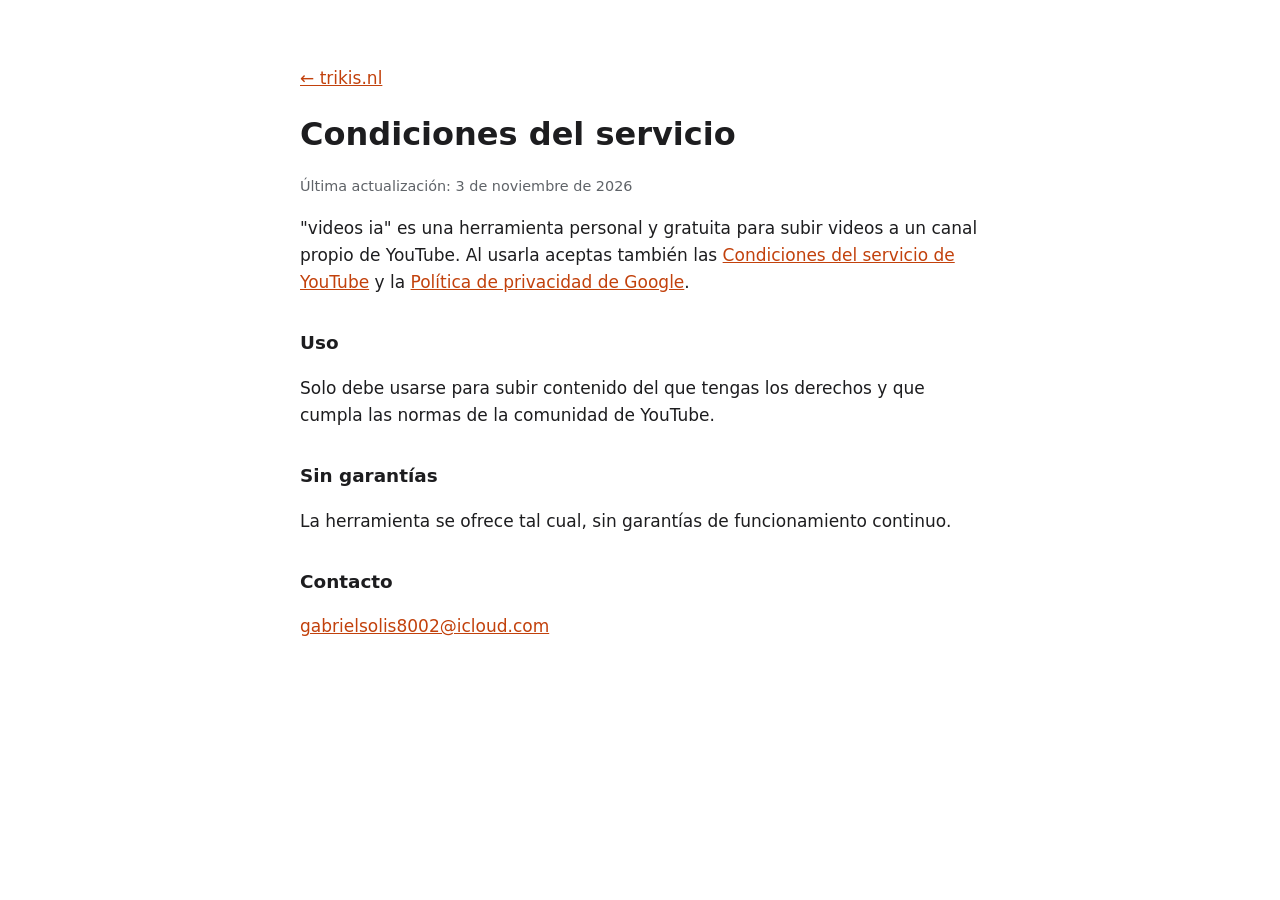
<file: condiciones.html>
<!DOCTYPE html>
<html lang="es">
<head>
  <meta charset="utf-8">
  <meta name="viewport" content="width=device-width, initial-scale=1">
  <title>Condiciones del servicio · videos ia</title>
  <link rel="stylesheet" href="politicas.css">
</head>
<body>
  <main>
    <p><a href="https://trikis.nl/">← trikis.nl</a></p>
    <h1>Condiciones del servicio</h1>
    <p class="fecha">Última actualización: 3 de noviembre de 2026</p>

    <p>"videos ia" es una herramienta personal y gratuita para subir videos a un canal propio de
      YouTube. Al usarla aceptas también las
      <a href="https://www.youtube.com/t/terms">Condiciones del servicio de YouTube</a> y la
      <a href="https://policies.google.com/privacy">Política de privacidad de Google</a>.</p>

    <h2>Uso</h2>
    <p>Solo debe usarse para subir contenido del que tengas los derechos y que cumpla las normas
      de la comunidad de YouTube.</p>

    <h2>Sin garantías</h2>
    <p>La herramienta se ofrece tal cual, sin garantías de funcionamiento continuo.</p>

    <h2>Contacto</h2>
    <p><a href="mailto:gabrielsolis8002@icloud.com">gabrielsolis8002@icloud.com</a></p>
  </main>
</body>
</html>
</file>
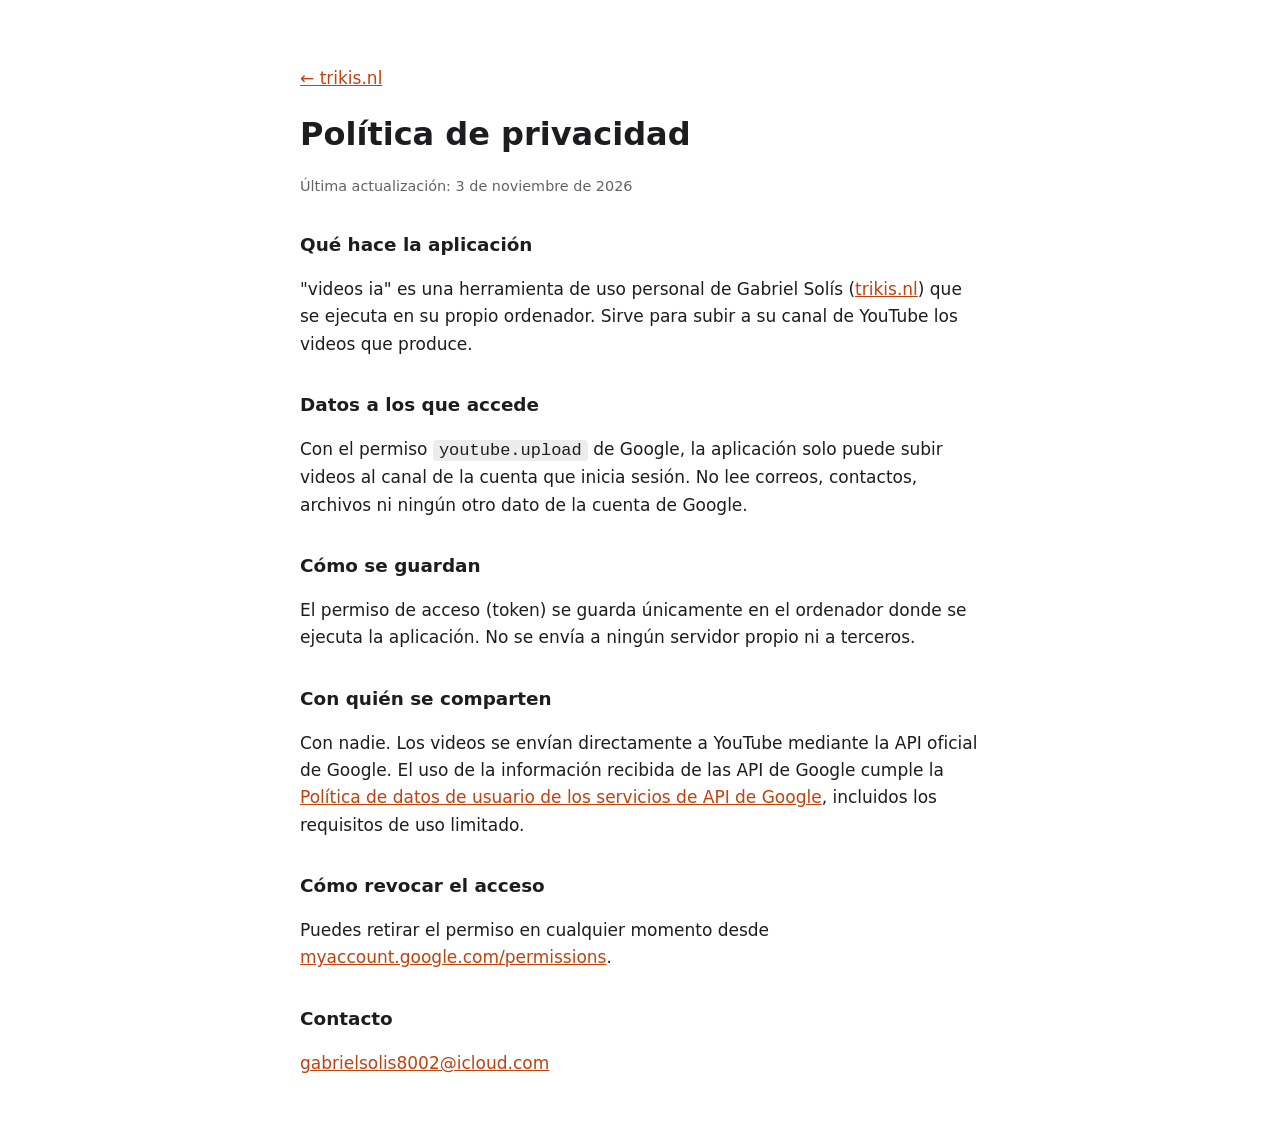
<file: privacidad.html>
<!DOCTYPE html>
<html lang="es">
<head>
  <meta charset="utf-8">
  <meta name="viewport" content="width=device-width, initial-scale=1">
  <title>Política de privacidad · videos ia</title>
  <link rel="stylesheet" href="politicas.css">
</head>
<body>
  <main>
    <p><a href="https://trikis.nl/">← trikis.nl</a></p>
    <h1>Política de privacidad</h1>
    <p class="fecha">Última actualización: 3 de noviembre de 2026</p>

    <h2>Qué hace la aplicación</h2>
    <p>"videos ia" es una herramienta de uso personal de Gabriel Solís
      (<a href="https://trikis.nl/">trikis.nl</a>) que se ejecuta en su propio ordenador.
      Sirve para subir a su canal de YouTube los videos que produce.</p>

    <h2>Datos a los que accede</h2>
    <p>Con el permiso <code>youtube.upload</code> de Google, la aplicación solo puede subir videos
      al canal de la cuenta que inicia sesión. No lee correos, contactos, archivos ni ningún otro
      dato de la cuenta de Google.</p>

    <h2>Cómo se guardan</h2>
    <p>El permiso de acceso (token) se guarda únicamente en el ordenador donde se ejecuta la
      aplicación. No se envía a ningún servidor propio ni a terceros.</p>

    <h2>Con quién se comparten</h2>
    <p>Con nadie. Los videos se envían directamente a YouTube mediante la API oficial de Google.
      El uso de la información recibida de las API de Google cumple la
      <a href="https://developers.google.com/terms/api-services-user-data-policy">Política de datos de usuario de los servicios de API de Google</a>,
      incluidos los requisitos de uso limitado.</p>

    <h2>Cómo revocar el acceso</h2>
    <p>Puedes retirar el permiso en cualquier momento desde
      <a href="https://myaccount.google.com/permissions">myaccount.google.com/permissions</a>.</p>

    <h2>Contacto</h2>
    <p><a href="mailto:gabrielsolis8002@icloud.com">gabrielsolis8002@icloud.com</a></p>
  </main>
</body>
</html>
</file>
<file: politicas.css>
:root { --fondo: #ffffff; --texto: #1d1d1f; --suave: #5f6368; --enlace: #c2410c; }
@media (prefers-color-scheme: dark) {
  :root { --fondo: #0f0f12; --texto: #f2f2f2; --suave: #a0a0a8; --enlace: #ff8a5c; }
}
body { margin: 0; background: var(--fondo); color: var(--texto);
  font: 17px/1.6 system-ui, -apple-system, "Segoe UI", Roboto, sans-serif; }
main { max-width: 680px; margin: 0 auto; padding: 48px 16px; }
h1 { font-size: 2rem; margin: 0 0 .5rem; }
h2 { font-size: 1.15rem; margin: 2rem 0 .3rem; }
a { color: var(--enlace); }
nav { display: flex; gap: 24px; margin-top: 2rem; }
.fecha { color: var(--suave); font-size: .9rem; }
code { background: rgba(127,127,127,.15); padding: 1px 6px; border-radius: 4px; }
</file>
